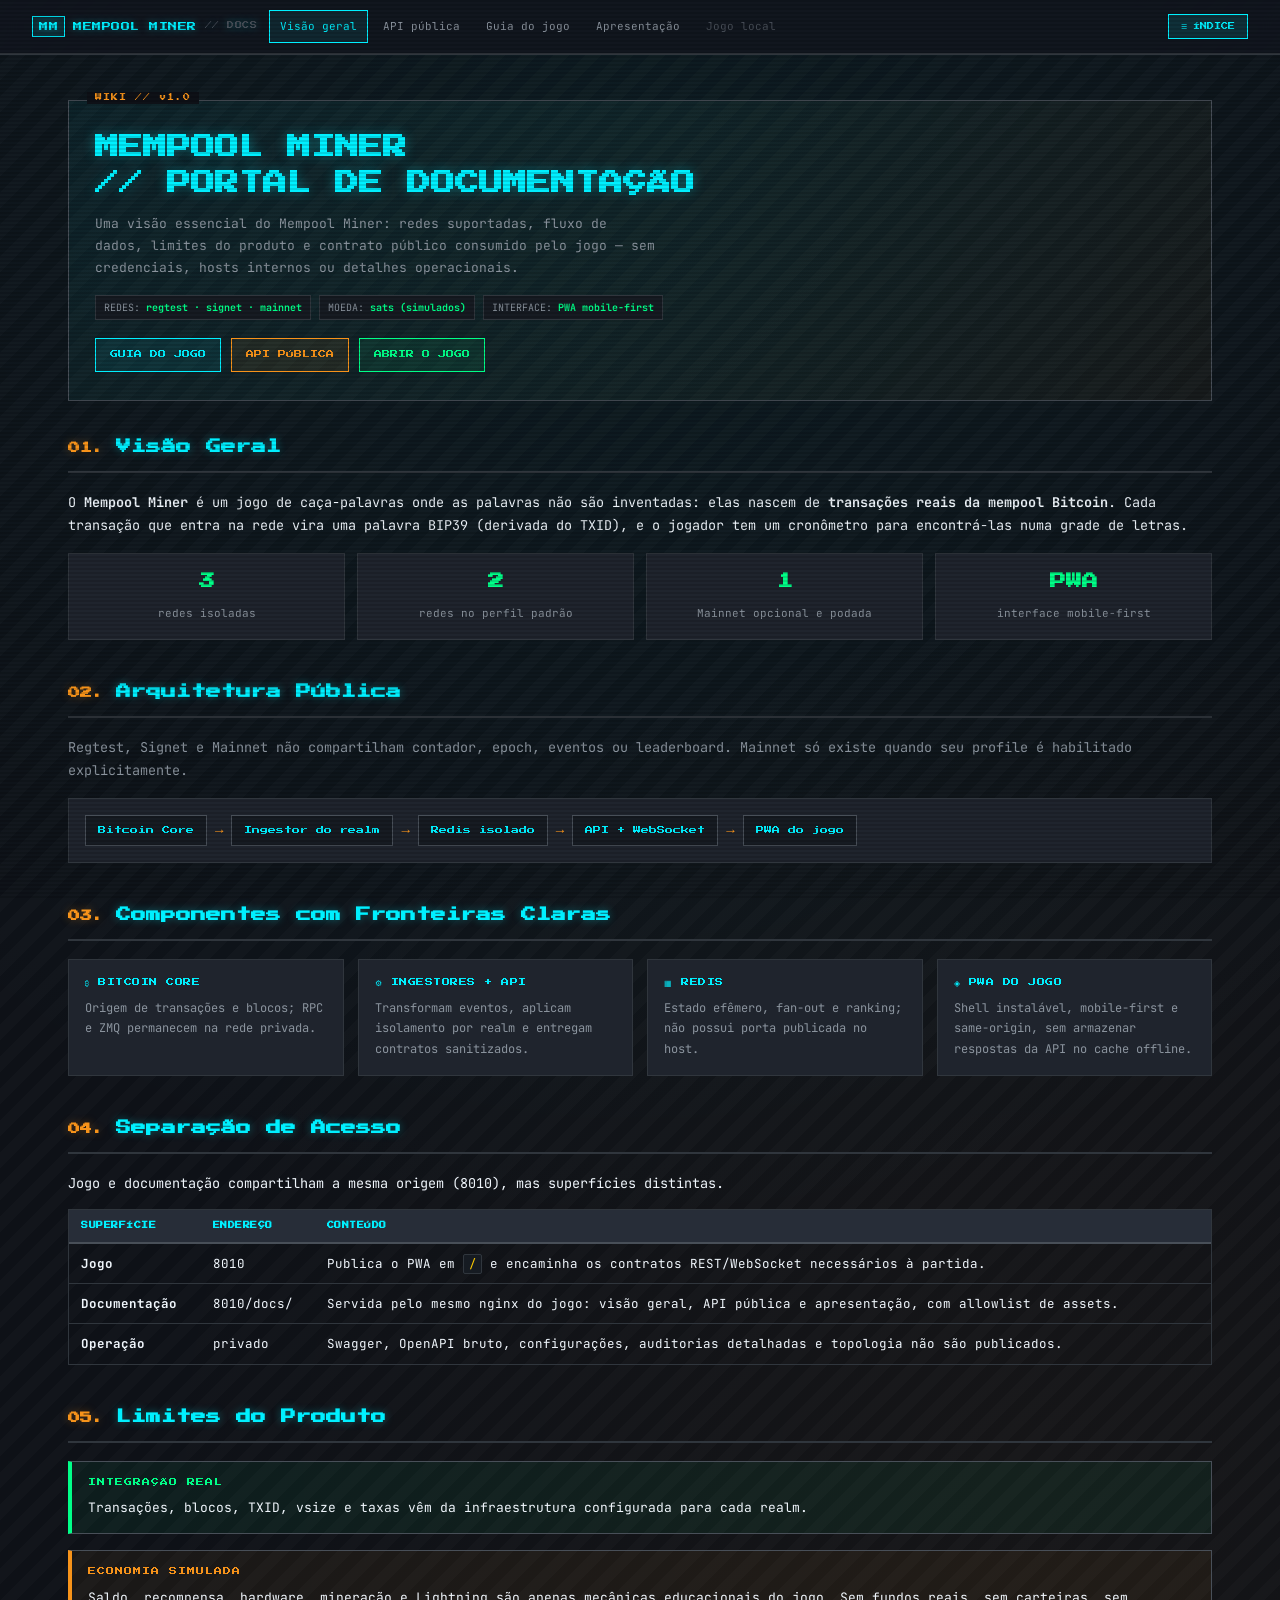
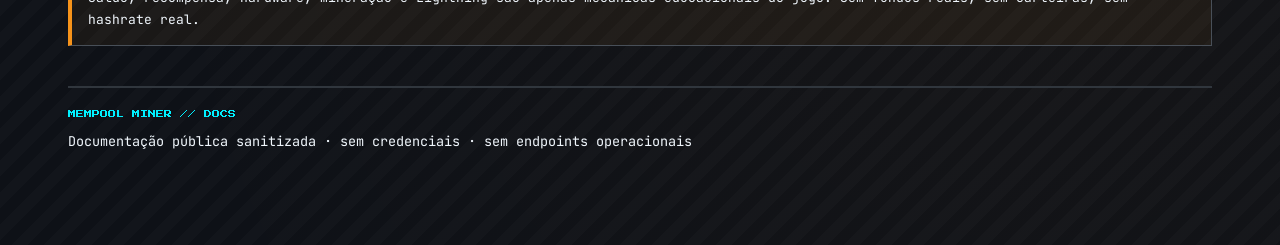
<file: docs/index.html>
<!DOCTYPE html>
<html lang="pt-BR">
<head>
    <meta charset="UTF-8">
    <meta name="viewport" content="width=device-width, initial-scale=1.0">
    <meta name="description" content="Visão pública e sanitizada da arquitetura do Mempool Miner.">
    <title>MEMPOOL MINER // DOCS</title>
    <link rel="stylesheet" href="/docs/wiki.css">
</head>
<body>
    <nav>
        <a href="/docs/" class="nav-brand"><span class="sys-box">MM</span> MEMPOOL MINER <span class="nav-suffix">// DOCS</span></a>
        <div class="nav-links">
            <a href="/docs/" class="active">Visão geral</a>
            <a href="/docs/api/">API pública</a>
            <a href="/docs/apresentacao/">Guia do jogo</a>
            <a href="../land_page.html">Apresentação</a>
            <a href="http://localhost:8010/" class="ext">Jogo local</a>
        </div>
        <div class="nav-tools">
            <button class="btn-menu" id="btn-menu" aria-expanded="false" aria-controls="side-menu">☰ <span class="menu-label-text">ÍNDICE</span></button>
        </div>
    </nav>

    <aside class="side-menu" id="side-menu" aria-label="Índice da documentação">
        <div class="menu-head">ÍNDICE <button class="menu-close" id="menu-close" aria-label="Fechar índice">✕</button></div>
        <ul>
            <li class="menu-label">Portal</li>
            <li><a href="#visao-geral">01 · Visão Geral</a></li>
            <li><a href="#arquitetura">02 · Arquitetura Pública</a></li>
            <li><a href="#componentes">03 · Componentes</a></li>
            <li><a href="#acesso">04 · Separação de Acesso</a></li>
            <li><a href="#limites">05 · Limites do Produto</a></li>
            <li class="menu-sep"></li>
            <li class="menu-label">Navegação</li>
            <li><a href="/docs/api/">API pública</a></li>
            <li><a href="/docs/apresentacao/">Guia do jogo</a></li>
            <li><a href="http://localhost:8010/">Jogo local</a></li>
        </ul>
    </aside>

    <main class="wiki" id="topo">
        <div class="wiki-hero">
            <h1>MEMPOOL MINER<br>// PORTAL DE DOCUMENTAÇÃO</h1>
            <p>Uma visão essencial do Mempool Miner: redes suportadas, fluxo de dados, limites do produto e contrato público consumido pelo jogo — sem credenciais, hosts internos ou detalhes operacionais.</p>
            <div class="hero-meta">
                <span>REDES: <b>regtest · signet · mainnet</b></span>
                <span>MOEDA: <b>sats (simulados)</b></span>
                <span>INTERFACE: <b>PWA mobile-first</b></span>
            </div>
            <div class="hero-actions">
                <a href="/docs/apresentacao/">GUIA DO JOGO</a>
                <a href="/docs/api/" class="amber">API PÚBLICA</a>
                <a href="http://localhost:8010/" class="green">ABRIR O JOGO</a>
            </div>
        </div>

        <div class="no-results" id="no-results">Nenhuma seção corresponde à busca. Tente outro termo.</div>

        <!-- ============ 01 · VISÃO GERAL ============ -->
        <section class="section-block" id="visao-geral">
            <h2 class="section-title"><span class="num">01.</span><span class="hl">Visão Geral</span></h2>
            <p>O <b>Mempool Miner</b> é um jogo de caça-palavras onde as palavras não são inventadas: elas nascem de <b>transações reais da mempool Bitcoin</b>. Cada transação que entra na rede vira uma palavra BIP39 (derivada do TXID), e o jogador tem um cronômetro para encontrá-las numa grade de letras.</p>
            <div class="metric-row">
                <div class="metric"><strong>3</strong><span>redes isoladas</span></div>
                <div class="metric"><strong>2</strong><span>redes no perfil padrão</span></div>
                <div class="metric"><strong>1</strong><span>Mainnet opcional e podada</span></div>
                <div class="metric"><strong>PWA</strong><span>interface mobile-first</span></div>
            </div>
        </section>

        <!-- ============ 02 · ARQUITETURA PÚBLICA ============ -->
        <section class="section-block" id="arquitetura">
            <h2 class="section-title"><span class="num">02.</span><span class="hl">Arquitetura Pública</span></h2>
            <p class="dim">Regtest, Signet e Mainnet não compartilham contador, epoch, eventos ou leaderboard. Mainnet só existe quando seu profile é habilitado explicitamente.</p>
            <div class="flow" aria-label="Fluxo de um realm Bitcoin até o navegador">
                <div class="flow-node">Bitcoin Core</div><div class="flow-arrow">→</div>
                <div class="flow-node">Ingestor do realm</div><div class="flow-arrow">→</div>
                <div class="flow-node">Redis isolado</div><div class="flow-arrow">→</div>
                <div class="flow-node">API + WebSocket</div><div class="flow-arrow">→</div>
                <div class="flow-node">PWA do jogo</div>
            </div>
        </section>

        <!-- ============ 03 · COMPONENTES ============ -->
        <section class="section-block" id="componentes">
            <h2 class="section-title"><span class="num">03.</span><span class="hl">Componentes com Fronteiras Claras</span></h2>
            <div class="card-grid">
                <div class="info-card"><div class="ic-title">₿ BITCOIN CORE</div><p>Origem de transações e blocos; RPC e ZMQ permanecem na rede privada.</p></div>
                <div class="info-card"><div class="ic-title">⚙ INGESTORES + API</div><p>Transformam eventos, aplicam isolamento por realm e entregam contratos sanitizados.</p></div>
                <div class="info-card"><div class="ic-title">▦ REDIS</div><p>Estado efêmero, fan-out e ranking; não possui porta publicada no host.</p></div>
                <div class="info-card"><div class="ic-title">◈ PWA DO JOGO</div><p>Shell instalável, mobile-first e same-origin, sem armazenar respostas da API no cache offline.</p></div>
            </div>
        </section>

        <!-- ============ 04 · SEPARAÇÃO DE ACESSO ============ -->
        <section class="section-block" id="acesso">
            <h2 class="section-title"><span class="num">04.</span><span class="hl">Separação de Acesso</span></h2>
            <p>Jogo e documentação compartilham a mesma origem (8010), mas superfícies distintas.</p>
            <div class="table-wrap"><table>
                <tr><th>Superfície</th><th>Endereço</th><th>Conteúdo</th></tr>
                <tr><td><b>Jogo</b></td><td>8010</td><td>Publica o PWA em <code>/</code> e encaminha os contratos REST/WebSocket necessários à partida.</td></tr>
                <tr><td><b>Documentação</b></td><td>8010/docs/</td><td>Servida pelo mesmo nginx do jogo: visão geral, API pública e apresentação, com allowlist de assets.</td></tr>
                <tr><td><b>Operação</b></td><td>privado</td><td>Swagger, OpenAPI bruto, configurações, auditorias detalhadas e topologia não são publicados.</td></tr>
            </table></div>
        </section>

        <!-- ============ 05 · LIMITES DO PRODUTO ============ -->
        <section class="section-block" id="limites">
            <h2 class="section-title"><span class="num">05.</span><span class="hl">Limites do Produto</span></h2>
            <div class="callout green"><div class="callout-title">INTEGRAÇÃO REAL</div>Transações, blocos, TXID, vsize e taxas vêm da infraestrutura configurada para cada realm.</div>
            <div class="callout amber"><div class="callout-title">ECONOMIA SIMULADA</div>Saldo, recompensa, hardware, mineração e Lightning são apenas mecânicas educacionais do jogo. Sem fundos reais, sem carteiras, sem hashrate real.</div>
        </section>

        <footer>
            <div class="foot-brand">MEMPOOL MINER // DOCS</div>
            <p>Documentação pública sanitizada · sem credenciais · sem endpoints operacionais</p>
        </footer>
    </main>

    <button class="back-to-top" id="back-to-top" aria-label="Voltar ao início">↑</button>
    <script src="/docs/wiki.js"></script>
</body>
</html>
</file>
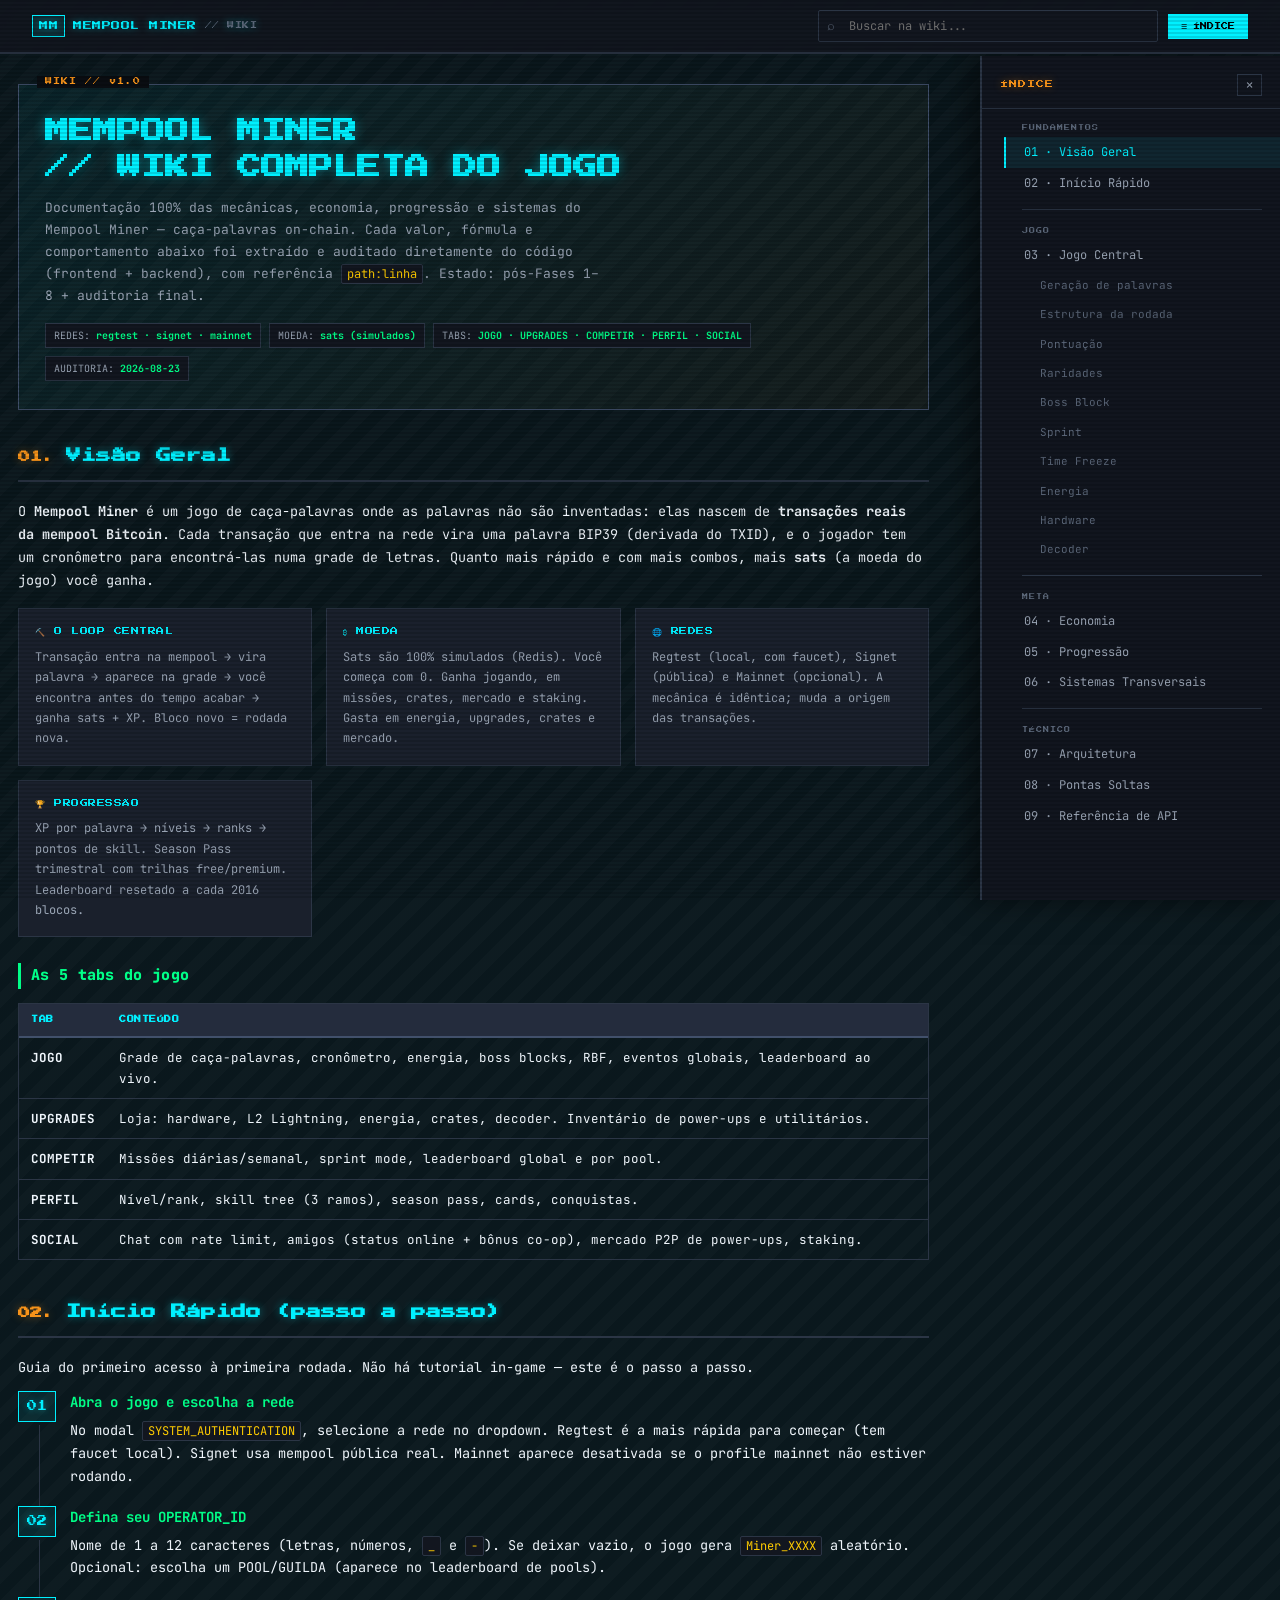
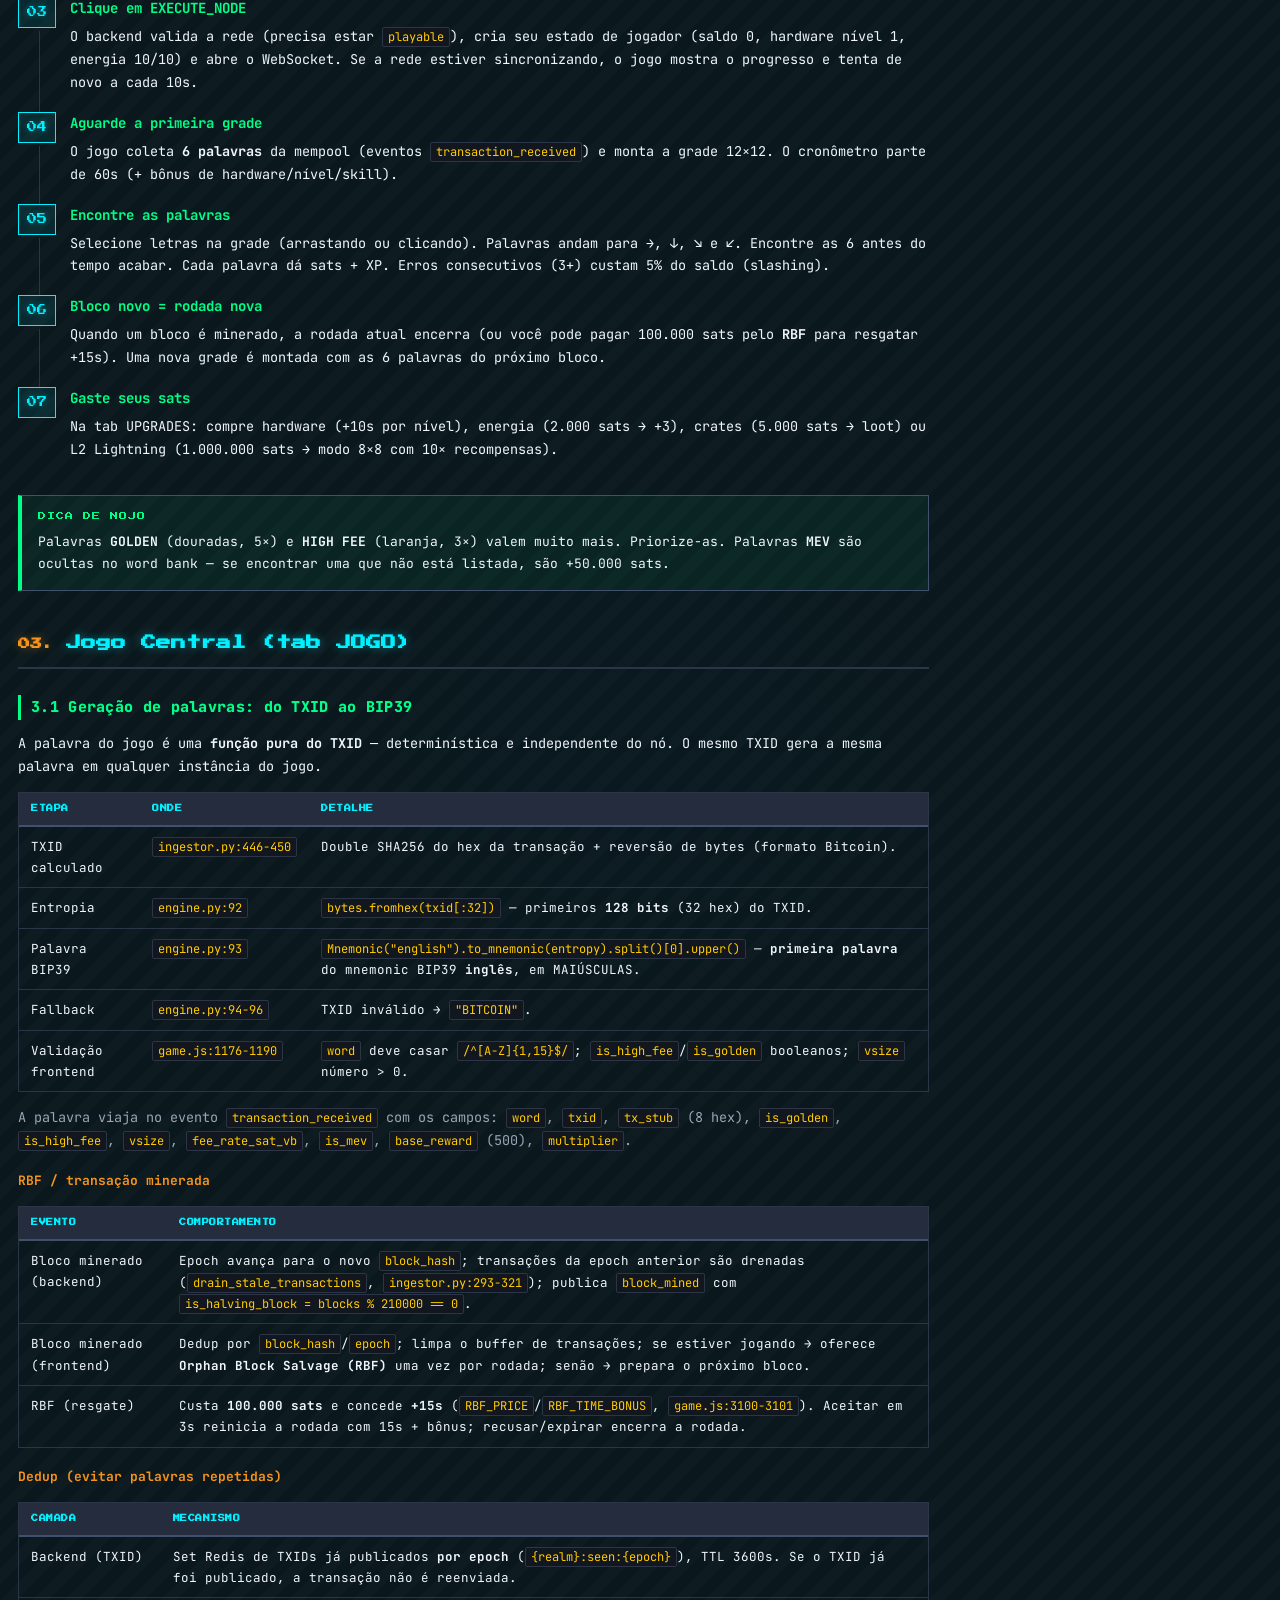
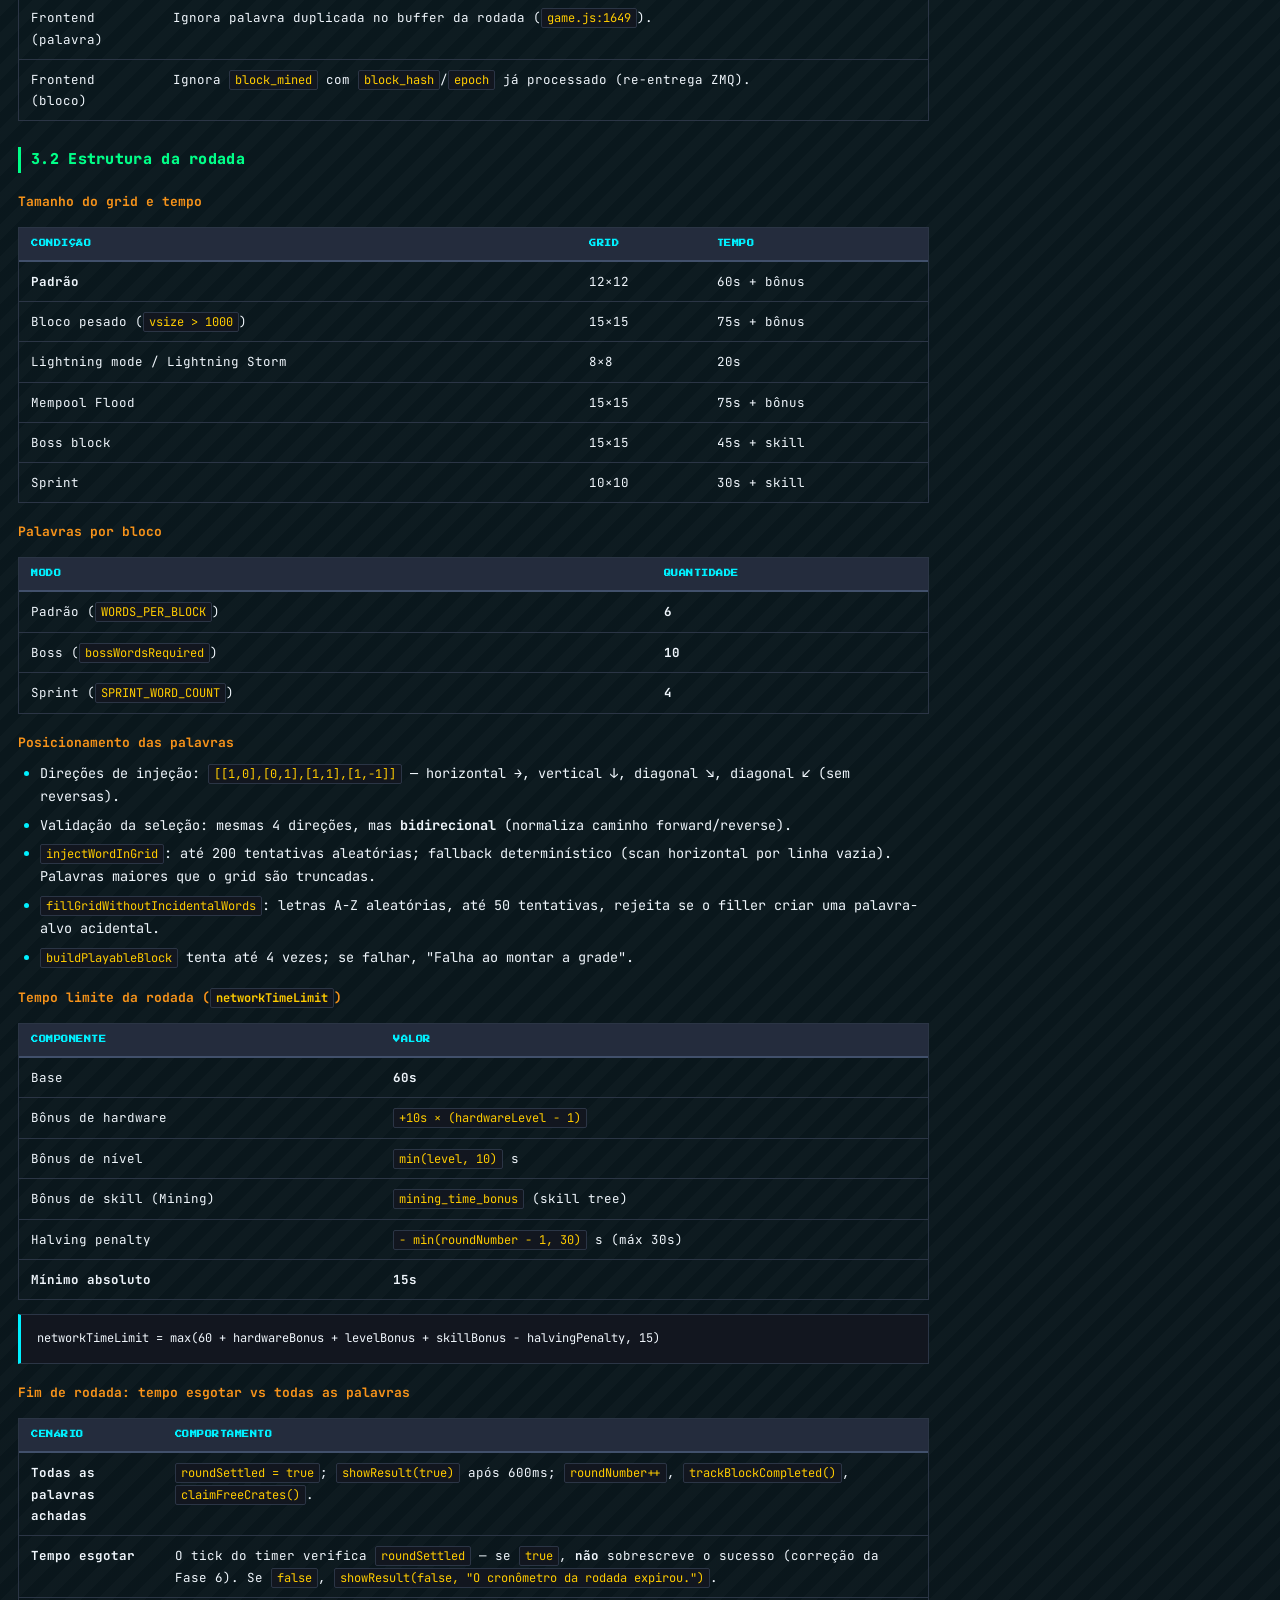
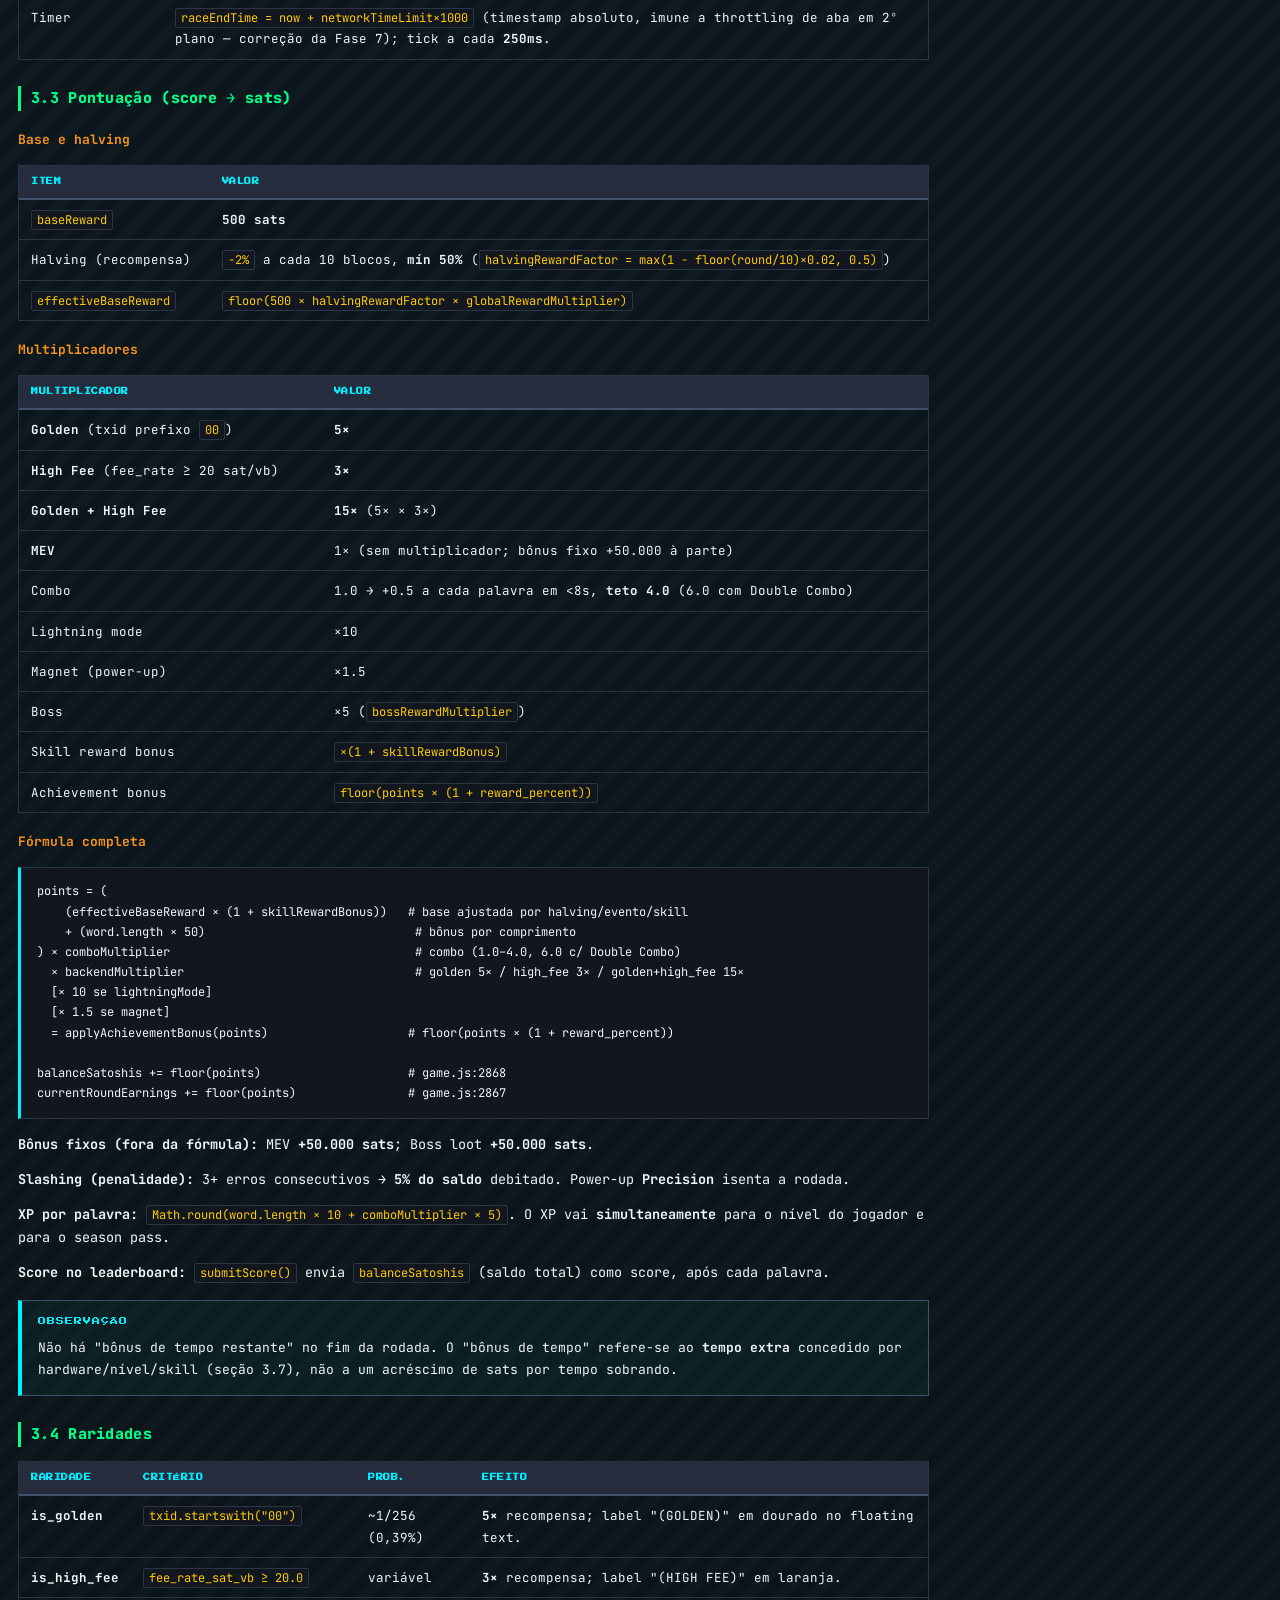
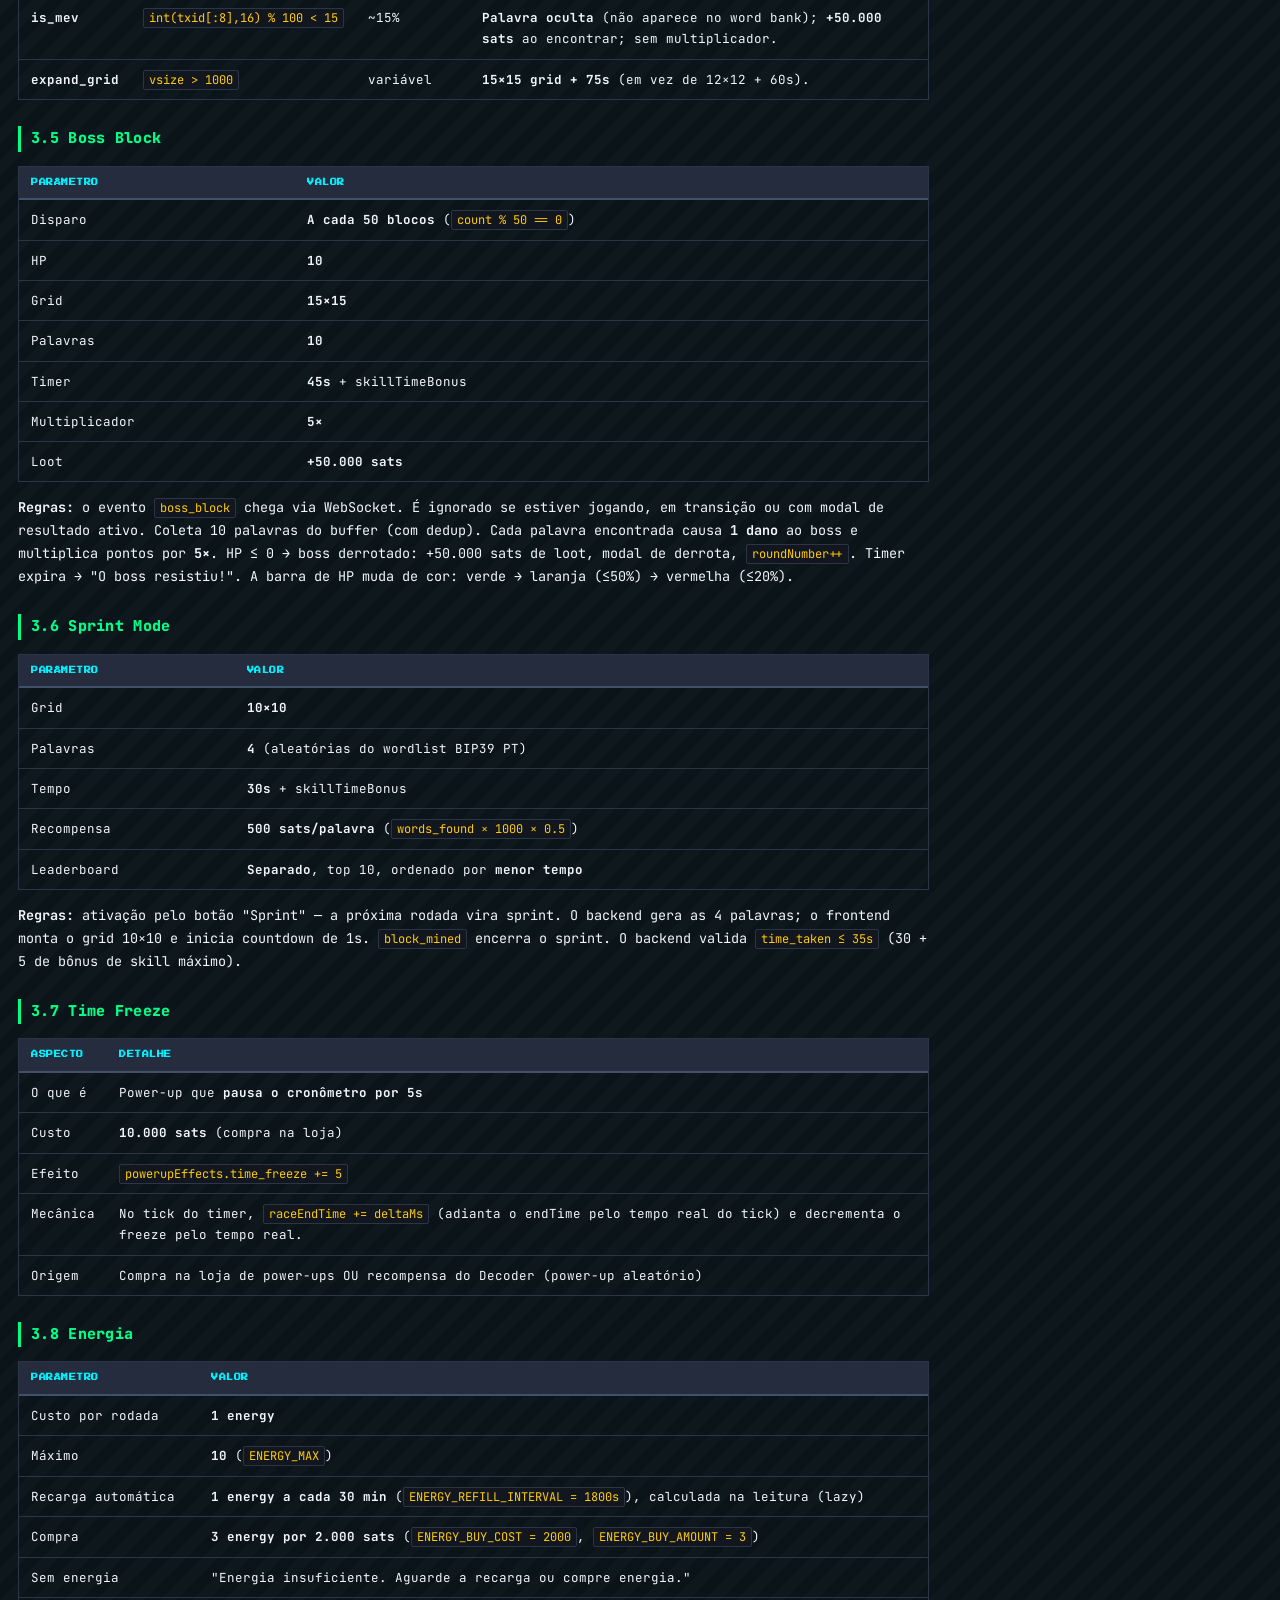
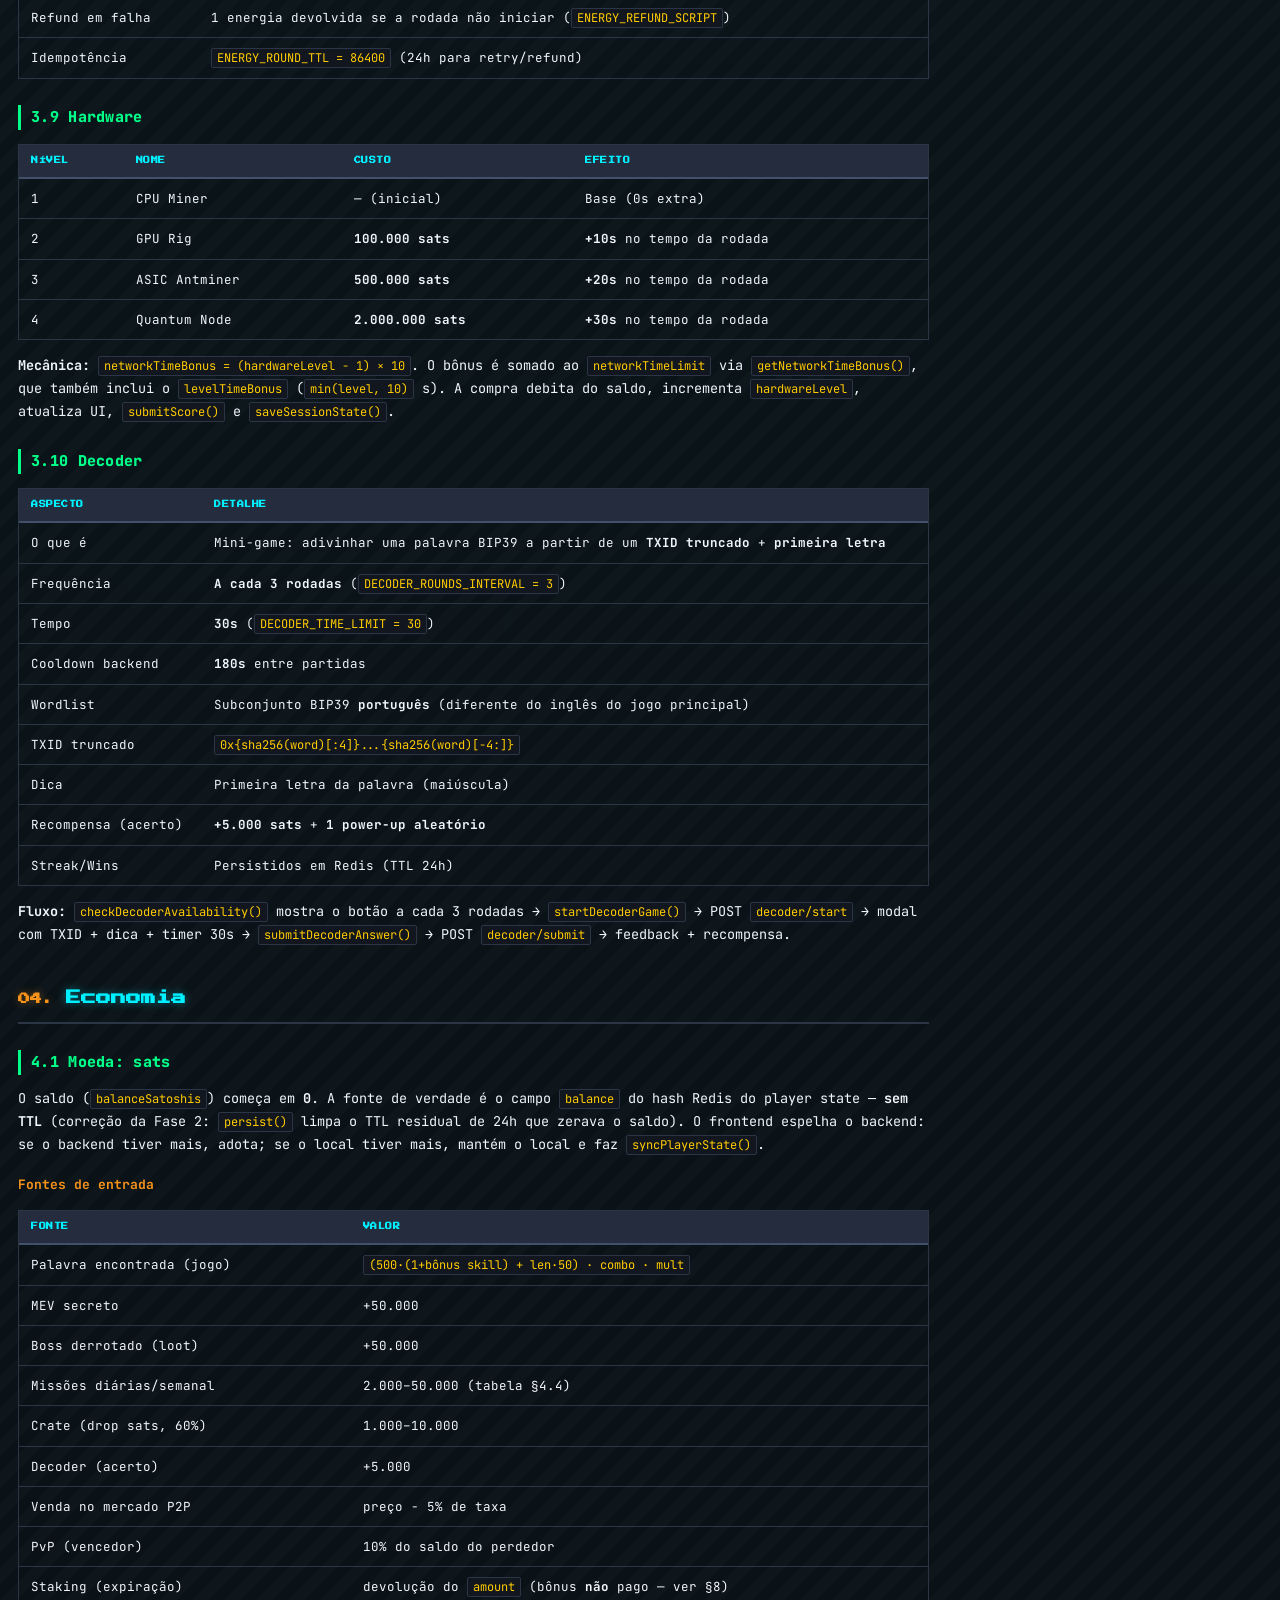
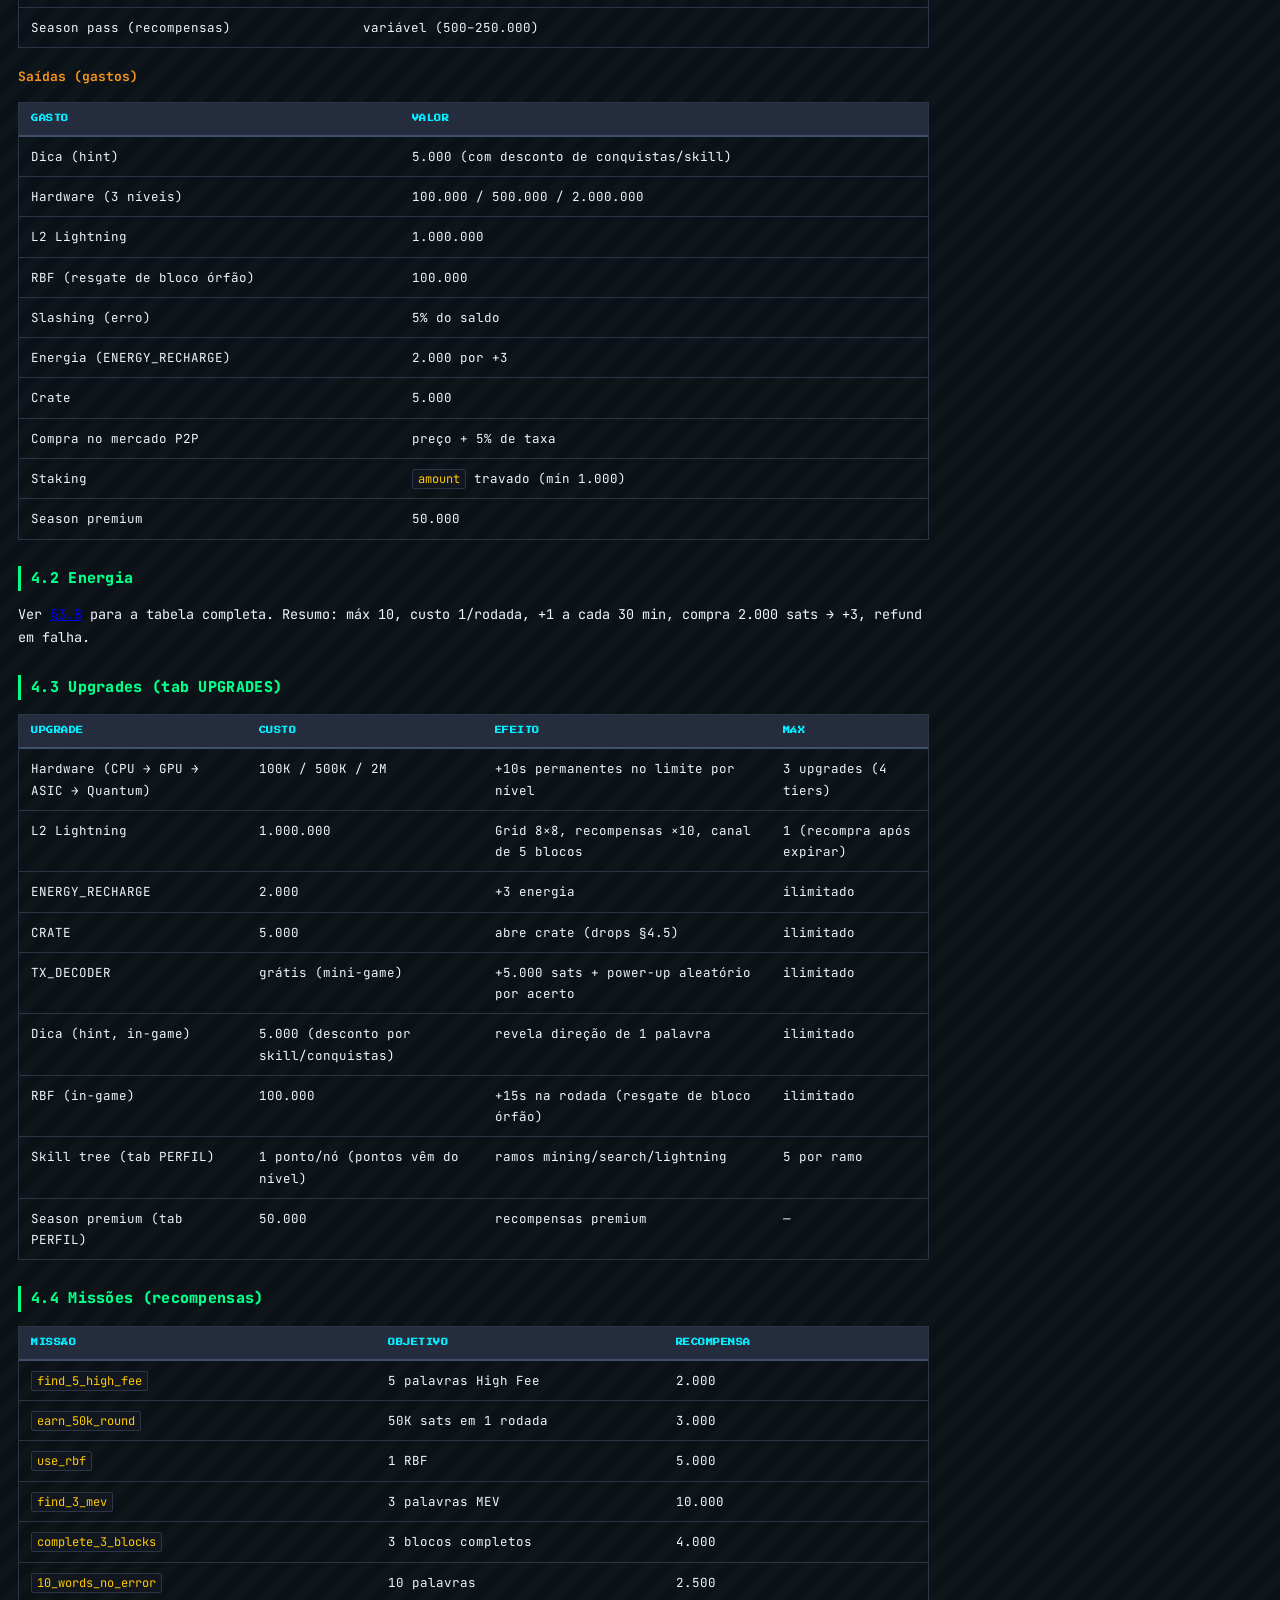
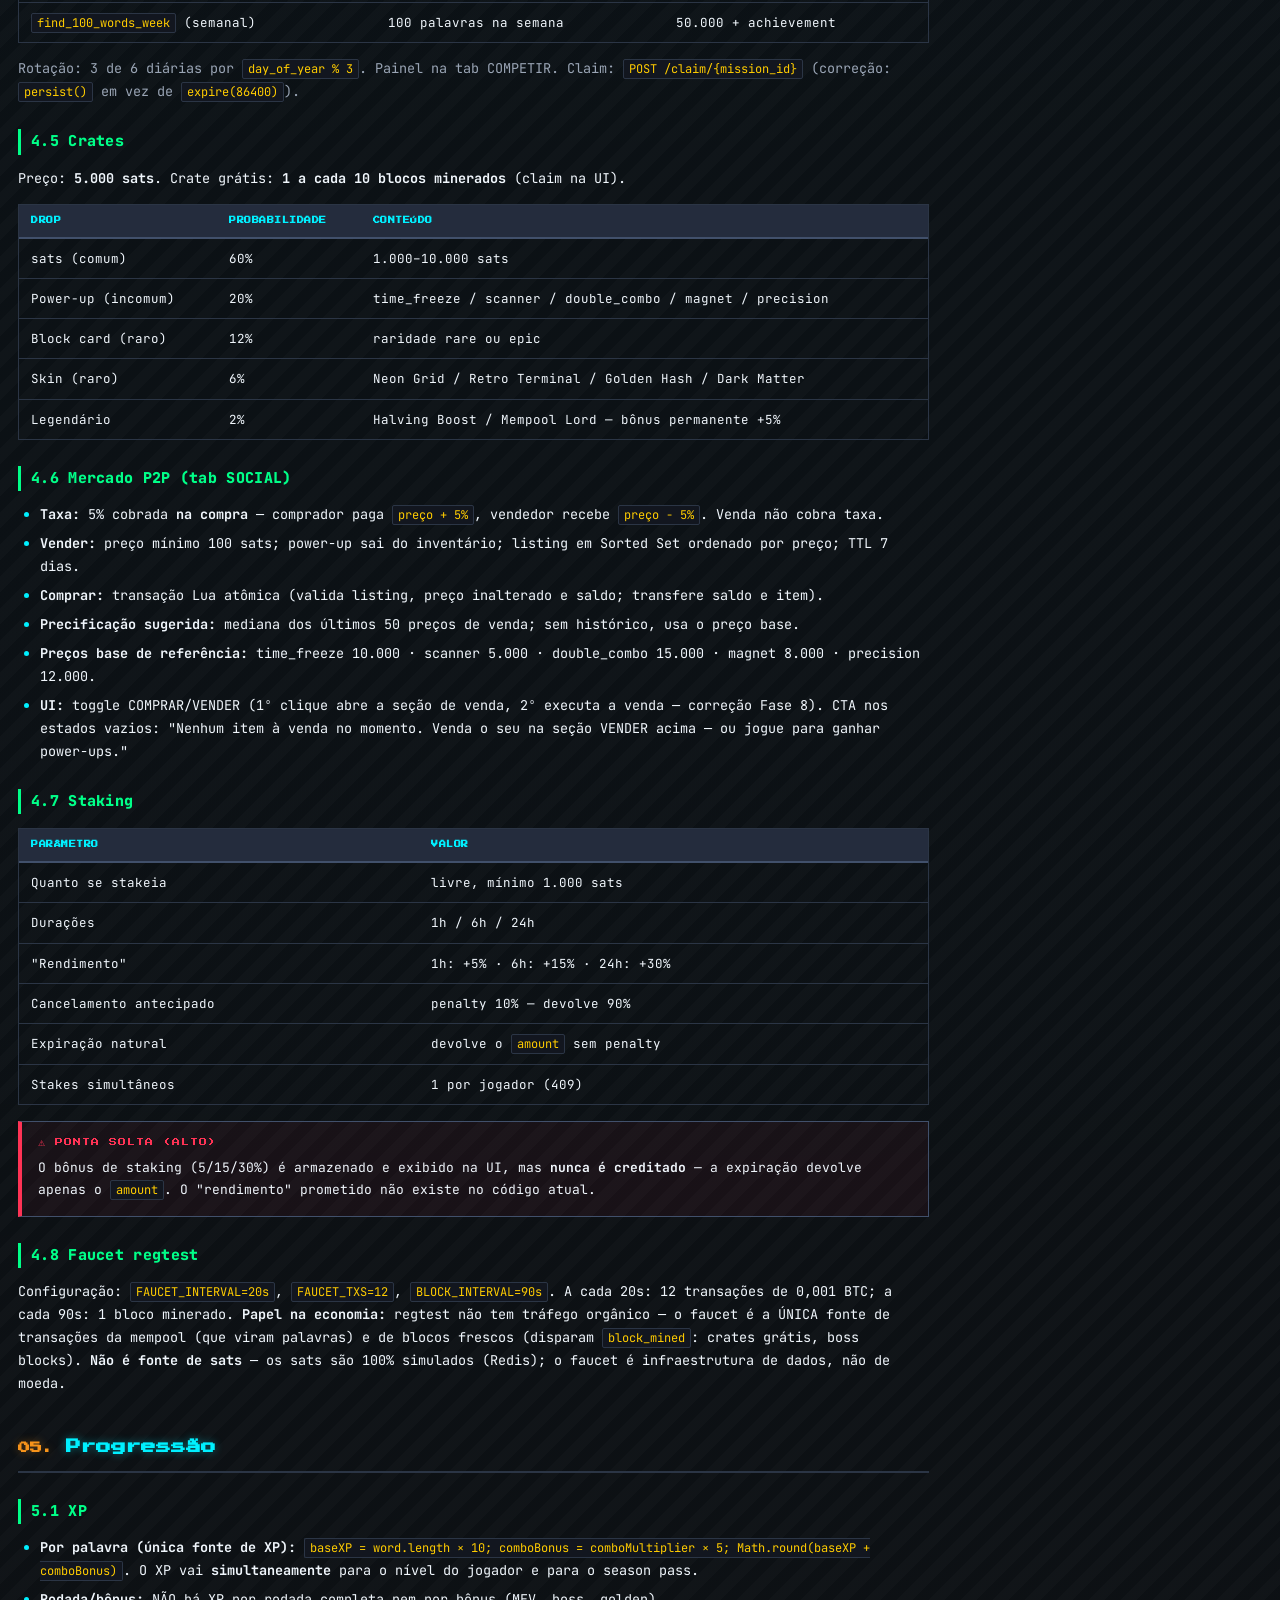
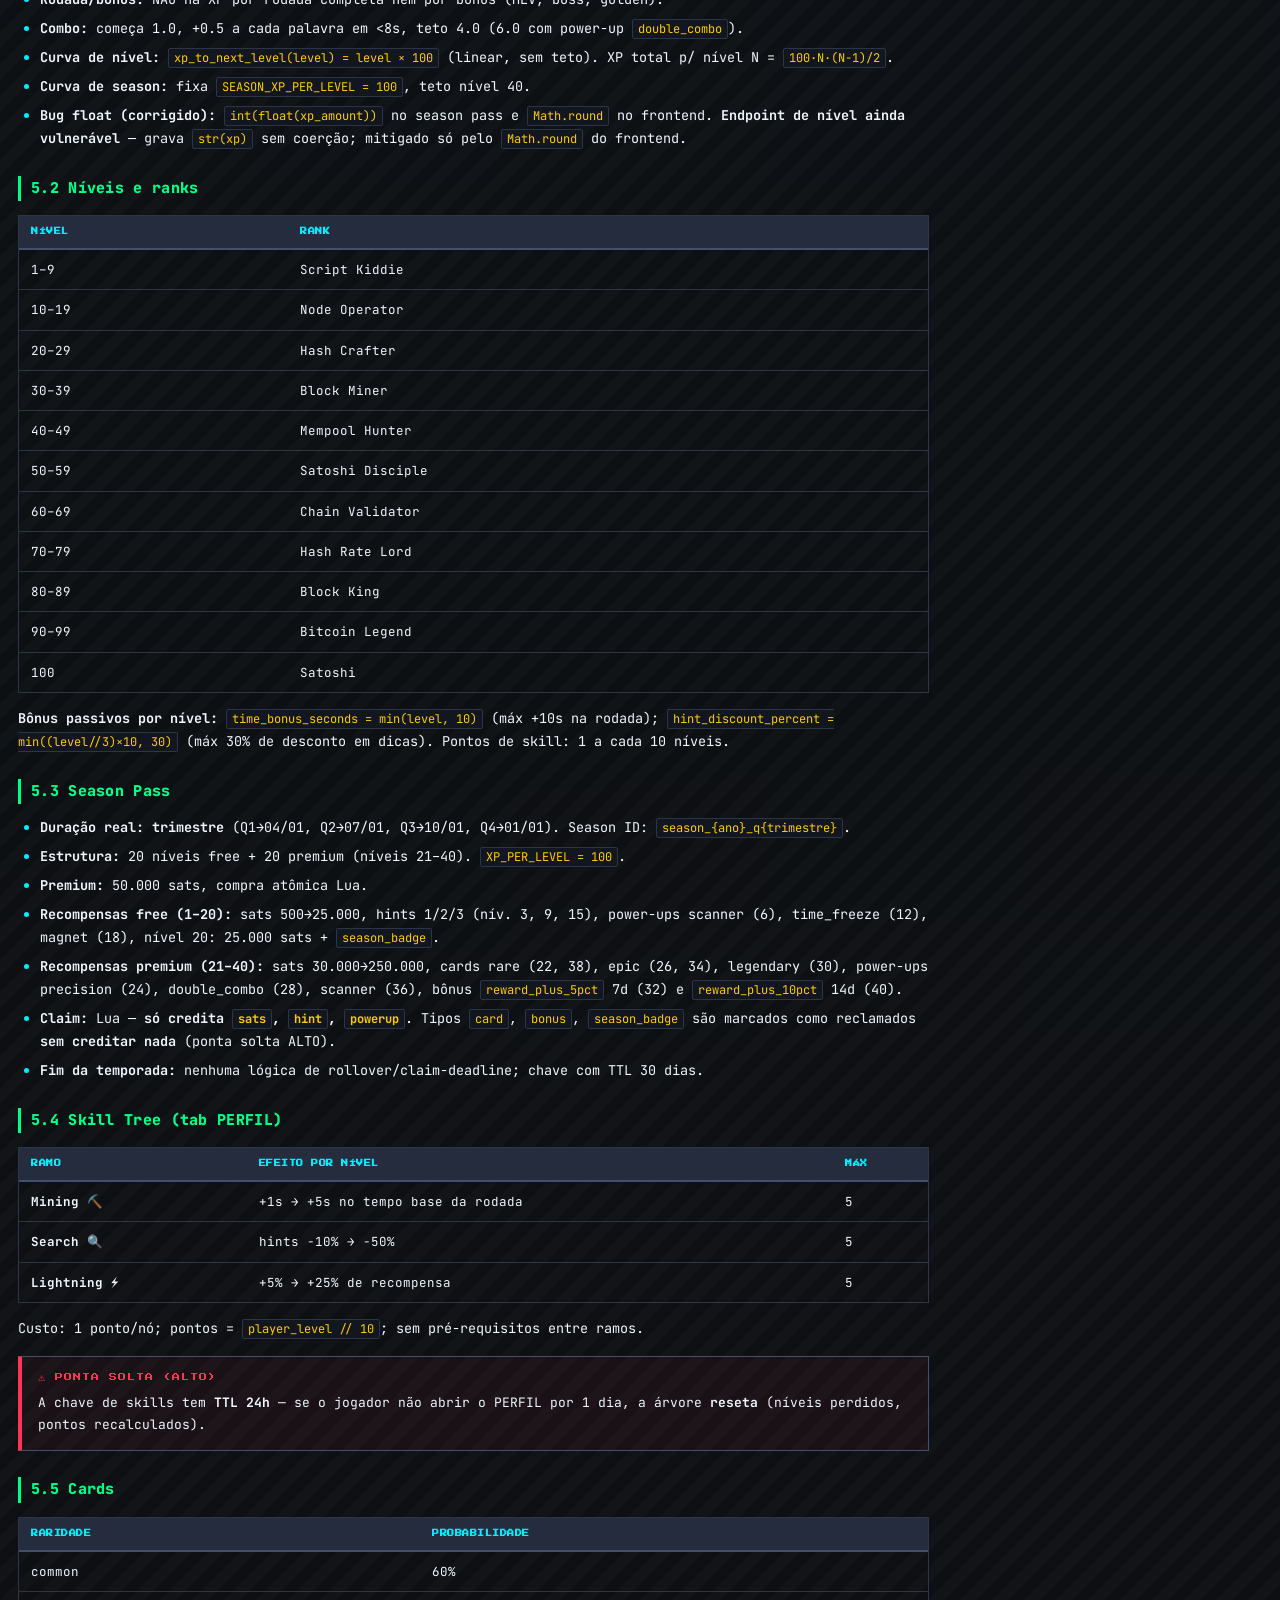
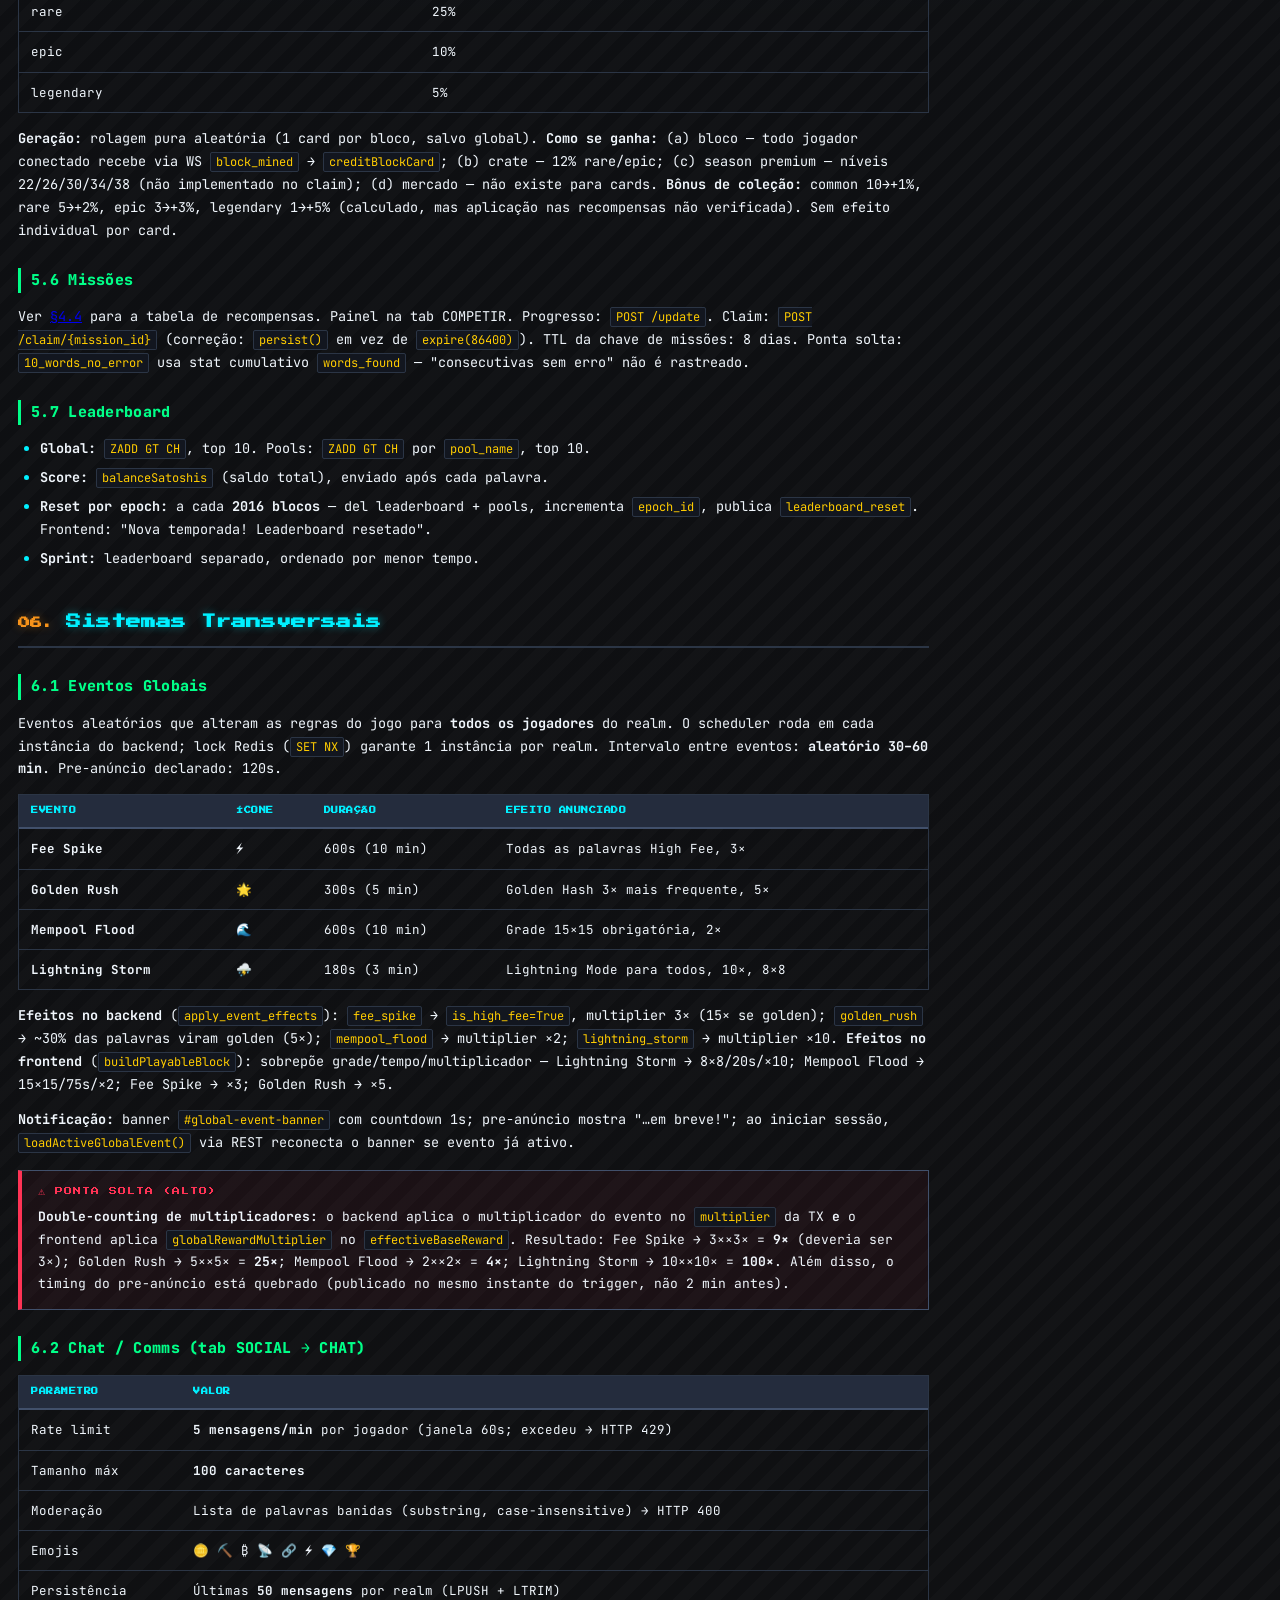
<file: guia-apresentacao.html>
<!DOCTYPE html>
<html lang="pt-BR">
<head>
    <meta charset="UTF-8">
    <meta name="viewport" content="width=device-width, initial-scale=1.0">
    <title>MEMPOOL MINER // WIKI_DO_JOGO</title>
    <link href="https://fonts.googleapis.com/css2?family=JetBrains+Mono:wght@400;500;700;800&family=Press+Start+2P&family=VT323&display=swap" rel="stylesheet">
    <style>
        :root {
            --bg-void: #0a0d12;
            --hull-dark: #12161f;
            --hull-panel: #1a202c;
            --hull-surface: #242c3d;
            --hull-accent: #2e384d;
            --border-dim: #2b3545;
            --border-hi: #41506b;
            --border-glow: rgba(0, 240, 255, 0.4);
            --border-glow-amber: rgba(247, 147, 26, 0.4);
            --border-glow-green: rgba(0, 255, 136, 0.4);
            --text-main: #f0f6fc;
            --text-dim: #9aa5b5;
            --text-dark: #5c687a;
            --neon-cyan: #00f0ff;
            --neon-green: #00ff88;
            --neon-amber: #f7931a;
            --neon-red: #ff3355;
            --neon-magenta: #f000ff;
            --neon-gold: #ffcc00;
            --neon-blue: #3b82f6;
            --f-tech: 'JetBrains Mono', monospace;
            --f-pixel: 'Press Start 2P', monospace;
            --f-data: 'VT323', monospace;
            --menu-w: 300px;
        }
        * { box-sizing: border-box; margin: 0; padding: 0; scroll-behavior: smooth; }
        html { scroll-padding-top: 80px; }
        body {
            background-color: var(--bg-void);
            color: var(--text-main);
            font-family: var(--f-tech);
            line-height: 1.7;
            overflow-x: hidden;
            font-size: 14px;
            background-image:
                linear-gradient(135deg, rgba(255,255,255,0.015) 25%, transparent 25%, transparent 50%, rgba(255,255,255,0.015) 50%, rgba(255,255,255,0.015) 75%, transparent 75%, transparent),
                radial-gradient(circle at 50% 10%, rgba(0, 240, 255, 0.05) 0%, transparent 60%),
                radial-gradient(circle at 80% 80%, rgba(247, 147, 26, 0.03) 0%, transparent 50%);
            background-size: 32px 32px, 100% 100%, 100% 100%;
        }
        body::after {
            content: '';
            position: fixed; inset: 0;
            background: repeating-linear-gradient(0deg, transparent 0, transparent 2px, rgba(0,0,0,0.12) 2px, rgba(0,0,0,0.12) 4px);
            pointer-events: none; z-index: 9999;
        }
        ::-webkit-scrollbar { width: 6px; height: 6px; }
        ::-webkit-scrollbar-track { background: var(--bg-void); }
        ::-webkit-scrollbar-thumb { background: var(--border-hi); border-radius: 2px; }
        ::-webkit-scrollbar-thumb:hover { background: var(--neon-cyan); }

        /* ===== NAV (topo) ===== */
        nav {
            position: fixed; top: 0; left: 0; width: 100%;
            background: rgba(18, 22, 31, 0.96);
            backdrop-filter: blur(10px);
            border-bottom: 2px solid var(--border-dim);
            padding: 10px clamp(12px, 2.5vw, 32px);
            display: flex; justify-content: space-between; align-items: center; gap: 12px;
            z-index: 1000;
        }
        .nav-brand {
            font-family: var(--f-pixel); font-size: 9px; color: var(--neon-cyan);
            display: flex; align-items: center; gap: 8px; text-decoration: none;
            letter-spacing: 0.5px; text-shadow: 0 0 8px var(--border-glow);
            white-space: nowrap;
        }
        .nav-brand span.sys-box {
            border: 1px solid var(--neon-cyan); padding: 2px 6px;
            background: rgba(0, 240, 255, 0.1); color: var(--neon-cyan);
        }
        .nav-tools { display: flex; gap: 10px; align-items: center; flex: 1; justify-content: flex-end; }
        .search-wrap { position: relative; flex: 1; max-width: 340px; }
        .search-wrap input {
            width: 100%; background: var(--hull-dark); border: 1px solid var(--border-dim);
            color: var(--text-main); font-family: var(--f-tech); font-size: 12px;
            padding: 7px 10px 7px 30px; border-radius: 2px; outline: none; transition: 0.2s;
        }
        .search-wrap input:focus { border-color: var(--neon-cyan); box-shadow: 0 0 8px var(--border-glow); }
        .search-wrap .search-ico {
            position: absolute; left: 9px; top: 50%; transform: translateY(-50%);
            color: var(--text-dark); font-size: 13px; pointer-events: none;
        }
        .btn-menu {
            background: rgba(0, 240, 255, 0.12); color: var(--neon-cyan);
            border: 1px solid var(--neon-cyan); padding: 7px 12px;
            font-family: var(--f-pixel); font-size: 7px; cursor: pointer;
            display: inline-flex; align-items: center; gap: 6px; transition: all 0.2s;
            white-space: nowrap;
        }
        .btn-menu:hover { background: var(--neon-cyan); color: #000; box-shadow: 0 0 14px var(--border-glow); }
        .btn-menu.active { background: var(--neon-cyan); color: #000; }

        /* ===== MENU LATERAL (direita) ===== */
        .side-menu {
            position: fixed; top: 56px; right: 0; bottom: 0;
            width: var(--menu-w);
            background: rgba(18, 22, 31, 0.98);
            backdrop-filter: blur(10px);
            border-left: 2px solid var(--border-dim);
            transform: translateX(100%);
            transition: transform 0.28s ease;
            z-index: 900;
            overflow-y: auto;
            padding: 18px 0 40px 0;
        }
        .side-menu.open { transform: translateX(0); box-shadow: -8px 0 30px rgba(0,0,0,0.5); }
        .side-menu .menu-head {
            font-family: var(--f-pixel); font-size: 8px; color: var(--neon-amber);
            padding: 0 18px 12px 18px; border-bottom: 1px solid var(--border-dim);
            letter-spacing: 1px; text-shadow: 0 0 8px var(--border-glow-amber);
            display: flex; justify-content: space-between; align-items: center;
        }
        .side-menu .menu-close {
            background: none; border: 1px solid var(--border-dim); color: var(--text-dim);
            font-family: var(--f-tech); font-size: 12px; cursor: pointer; padding: 2px 8px;
            transition: 0.2s;
        }
        .side-menu .menu-close:hover { border-color: var(--neon-red); color: var(--neon-red); }
        .side-menu ul { list-style: none; padding: 8px 0; }
        .side-menu li { margin: 0; }
        .side-menu a {
            display: block; padding: 7px 18px; color: var(--text-dim); text-decoration: none;
            font-size: 12px; border-left: 2px solid transparent; transition: 0.15s;
            line-height: 1.4;
        }
        .side-menu a:hover { color: var(--neon-cyan); background: rgba(0,240,255,0.05); }
        .side-menu a.active { color: var(--neon-cyan); border-left-color: var(--neon-cyan); background: rgba(0,240,255,0.08); }
        .side-menu a.sub { padding-left: 34px; font-size: 11px; color: var(--text-dark); }
        .side-menu a.sub:hover { color: var(--neon-green); }
        .side-menu .menu-sep {
            height: 1px; background: var(--border-dim); margin: 10px 18px;
        }
        .side-menu .menu-label {
            font-family: var(--f-pixel); font-size: 6px; color: var(--text-dark);
            padding: 6px 18px 4px 18px; letter-spacing: 1px; text-transform: uppercase;
        }

        /* ===== CONTEÚDO (wiki) ===== */
        .wiki {
            max-width: 1080px;
            margin: 0; /* alinhado à esquerda, aproveita o espaço */
            padding: 84px clamp(16px, 4vw, 56px) 80px 18px;
            transition: margin-right 0.28s ease;
        }
        body.menu-open .wiki { margin-right: var(--menu-w); }

        .wiki-hero {
            border: 1px solid var(--border-hi);
            background: linear-gradient(135deg, rgba(0,240,255,0.06), rgba(247,147,26,0.04));
            padding: 28px 26px; margin-bottom: 34px;
            position: relative;
        }
        .wiki-hero::before {
            content: 'WIKI // v1.0'; position: absolute; top: -9px; left: 18px;
            background: var(--bg-void); padding: 0 8px;
            font-family: var(--f-pixel); font-size: 7px; color: var(--neon-amber);
            letter-spacing: 1px;
        }
        .wiki-hero h1 {
            font-family: var(--f-pixel); font-size: clamp(15px, 2.6vw, 24px);
            color: var(--neon-cyan); line-height: 1.5; margin-bottom: 12px;
            text-shadow: 0 0 12px var(--border-glow);
        }
        .wiki-hero p { color: var(--text-dim); font-size: 13px; max-width: 70ch; }
        .wiki-hero .hero-meta {
            display: flex; flex-wrap: wrap; gap: 8px; margin-top: 16px;
        }
        .wiki-hero .hero-meta span {
            font-size: 10px; color: var(--text-dim); border: 1px solid var(--border-dim);
            padding: 3px 8px; background: var(--hull-dark);
        }
        .wiki-hero .hero-meta span b { color: var(--neon-green); font-weight: 700; }

        .section-block { margin-bottom: 40px; scroll-margin-top: 76px; }
        .section-title {
            font-family: var(--f-pixel); font-size: clamp(11px, 1.6vw, 15px);
            color: var(--text-main); line-height: 1.6; margin-bottom: 18px;
            padding-bottom: 12px; border-bottom: 2px solid var(--border-dim);
            display: flex; gap: 12px; align-items: baseline;
        }
        .section-title .num { color: var(--neon-amber); font-size: 0.8em; text-shadow: 0 0 8px var(--border-glow-amber); }
        .section-title .hl { color: var(--neon-cyan); text-shadow: 0 0 8px var(--border-glow); }

        h3 {
            font-family: var(--f-tech); font-size: 15px; font-weight: 800;
            color: var(--neon-green); margin: 26px 0 12px 0;
            padding-left: 10px; border-left: 3px solid var(--neon-green);
            letter-spacing: 0.3px;
        }
        h4 {
            font-family: var(--f-tech); font-size: 13px; font-weight: 700;
            color: var(--neon-amber); margin: 18px 0 8px 0;
        }
        p { margin-bottom: 12px; color: var(--text-main); font-size: 13.5px; }
        p.dim, .dim { color: var(--text-dim); }
        ul, ol { margin: 0 0 14px 22px; color: var(--text-main); font-size: 13.5px; }
        li { margin-bottom: 6px; }
        li::marker { color: var(--neon-cyan); }
        code {
            font-family: var(--f-tech); font-size: 12px; color: var(--neon-gold);
            background: var(--hull-dark); padding: 1px 5px; border: 1px solid var(--border-dim);
            border-radius: 2px;
        }
        pre {
            background: var(--hull-dark); border: 1px solid var(--border-dim);
            border-left: 3px solid var(--neon-cyan);
            padding: 14px 16px; margin: 14px 0; overflow-x: auto;
            font-size: 12px; line-height: 1.6; color: var(--text-main);
        }
        pre code { background: none; border: none; padding: 0; color: inherit; }

        /* Tabelas wiki */
        .table-wrap { overflow-x: auto; margin: 14px 0; border: 1px solid var(--border-dim); }
        table { width: 100%; border-collapse: collapse; font-size: 12.5px; }
        th {
            background: var(--hull-surface); color: var(--neon-cyan);
            font-family: var(--f-pixel); font-size: 7px; letter-spacing: 0.5px;
            text-align: left; padding: 10px 12px; border-bottom: 2px solid var(--border-hi);
            text-transform: uppercase; white-space: nowrap;
        }
        td { padding: 9px 12px; border-bottom: 1px solid var(--border-dim); color: var(--text-main); vertical-align: top; }
        tr:last-child td { border-bottom: none; }
        tr:hover td { background: rgba(0,240,255,0.03); }
        td code { white-space: nowrap; }

        /* Caixas de destaque */
        .callout {
            border: 1px solid var(--border-hi); border-left: 4px solid var(--neon-cyan);
            background: rgba(0,240,255,0.04); padding: 14px 16px; margin: 16px 0;
            font-size: 13px;
        }
        .callout.amber { border-left-color: var(--neon-amber); background: rgba(247,147,26,0.05); }
        .callout.green { border-left-color: var(--neon-green); background: rgba(0,255,136,0.05); }
        .callout.red { border-left-color: var(--neon-red); background: rgba(255,51,85,0.05); }
        .callout .callout-title {
            font-family: var(--f-pixel); font-size: 8px; margin-bottom: 8px; letter-spacing: 1px;
        }
        .callout .callout-title.cyan { color: var(--neon-cyan); }
        .callout.amber .callout-title { color: var(--neon-amber); }
        .callout.green .callout-title { color: var(--neon-green); }
        .callout.red .callout-title { color: var(--neon-red); }

        /* Passos (guia passo a passo) */
        .steps { counter-reset: step; list-style: none; margin-left: 0; }
        .steps > li {
            counter-increment: step; position: relative;
            padding: 0 0 18px 52px; margin-bottom: 0;
        }
        .steps > li::before {
            content: counter(step, decimal-leading-zero);
            position: absolute; left: 0; top: 0;
            font-family: var(--f-pixel); font-size: 10px; color: var(--neon-cyan);
            border: 1px solid var(--neon-cyan); padding: 6px 8px;
            background: rgba(0,240,255,0.08); text-shadow: 0 0 6px var(--border-glow);
        }
        .steps > li::after {
            content: ''; position: absolute; left: 21px; top: 34px; bottom: 0;
            width: 1px; background: var(--border-dim);
        }
        .steps > li:last-child::after { display: none; }
        .steps > li b.step-title { color: var(--neon-green); display: block; margin-bottom: 4px; font-size: 14px; }

        /* Severidade */
        .sev { font-family: var(--f-pixel); font-size: 7px; padding: 2px 7px; white-space: nowrap; }
        .sev-alto { color: var(--neon-red); border: 1px solid var(--neon-red); background: rgba(255,51,85,0.1); }
        .sev-medio { color: var(--neon-amber); border: 1px solid var(--neon-amber); background: rgba(247,147,26,0.1); }
        .sev-baixo { color: var(--text-dim); border: 1px solid var(--border-hi); background: var(--hull-dark); }

        /* Grid de cards (visão geral) */
        .card-grid { display: grid; grid-template-columns: repeat(auto-fill, minmax(240px, 1fr)); gap: 14px; margin: 16px 0; }
        .info-card {
            border: 1px solid var(--border-dim); background: var(--hull-panel);
            padding: 16px; transition: 0.2s;
        }
        .info-card:hover { border-color: var(--neon-cyan); box-shadow: 0 0 12px rgba(0,240,255,0.1); }
        .info-card .ic-title { font-family: var(--f-pixel); font-size: 8px; color: var(--neon-cyan); margin-bottom: 8px; letter-spacing: 0.5px; }
        .info-card p { font-size: 12px; color: var(--text-dim); margin: 0; }

        .no-results {
            display: none; text-align: left; padding: 30px; color: var(--text-dim);
            border: 1px dashed var(--border-hi); margin: 20px 0; font-size: 13px;
        }
        .no-results.show { display: block; }

        footer {
            border-top: 2px solid var(--border-dim); margin-top: 40px; padding-top: 20px;
            color: var(--text-dark); font-size: 11px;
        }
        footer .foot-brand { font-family: var(--f-pixel); font-size: 8px; color: var(--neon-cyan); margin-bottom: 8px; }

        /* ===== RESPONSIVO ===== */
        @media (max-width: 900px) {
            .side-menu { width: 86vw; max-width: 340px; top: 0; height: 100%; padding-top: 60px; }
            body.menu-open .wiki { margin-right: 0; }
            .wiki { padding: 76px 14px 60px 14px; }
            .nav-brand span.sys-box { display: none; }
        }
        @media (max-width: 560px) {
            body { font-size: 13px; }
            .search-wrap { max-width: 150px; }
            .btn-menu { padding: 7px 8px; }
            .btn-menu .menu-label-text { display: none; }
            .card-grid { grid-template-columns: 1fr; }
            .section-title { flex-direction: column; gap: 4px; }
        }
    </style>
</head>
<body>
    <nav>
        <a href="#topo" class="nav-brand"><span class="sys-box">MM</span> MEMPOOL MINER <span style="color:var(--text-dark);font-size:7px;">// WIKI</span></a>
        <div class="nav-tools">
            <div class="search-wrap">
                <span class="search-ico">⌕</span>
                <input type="text" id="wiki-search" placeholder="Buscar na wiki..." autocomplete="off" aria-label="Buscar na wiki">
            </div>
            <button class="btn-menu" id="btn-menu" aria-expanded="false" aria-controls="side-menu">☰ <span class="menu-label-text">ÍNDICE</span></button>
        </div>
    </nav>

    <aside class="side-menu" id="side-menu" aria-label="Índice da wiki">
        <div class="menu-head">ÍNDICE <button class="menu-close" id="menu-close" aria-label="Fechar índice">✕</button></div>
        <ul>
            <li class="menu-label">Fundamentos</li>
            <li><a href="#visao-geral">01 · Visão Geral</a></li>
            <li><a href="#inicio-rapido">02 · Início Rápido</a></li>
            <li class="menu-sep"></li>
            <li class="menu-label">Jogo</li>
            <li><a href="#jogo-central">03 · Jogo Central</a></li>
            <li><a class="sub" href="#geracao-palavras">Geração de palavras</a></li>
            <li><a class="sub" href="#estrutura-rodada">Estrutura da rodada</a></li>
            <li><a class="sub" href="#pontuacao">Pontuação</a></li>
            <li><a class="sub" href="#raridades">Raridades</a></li>
            <li><a class="sub" href="#boss-block">Boss Block</a></li>
            <li><a class="sub" href="#sprint">Sprint</a></li>
            <li><a class="sub" href="#time-freeze">Time Freeze</a></li>
            <li><a class="sub" href="#energia">Energia</a></li>
            <li><a class="sub" href="#hardware">Hardware</a></li>
            <li><a class="sub" href="#decoder">Decoder</a></li>
            <li class="menu-sep"></li>
            <li class="menu-label">Meta</li>
            <li><a href="#economia">04 · Economia</a></li>
            <li><a href="#progressao">05 · Progressão</a></li>
            <li><a href="#sistemas-transversais">06 · Sistemas Transversais</a></li>
            <li class="menu-sep"></li>
            <li class="menu-label">Técnico</li>
            <li><a href="#arquitetura">07 · Arquitetura</a></li>
            <li><a href="#pontas-soltas">08 · Pontas Soltas</a></li>
            <li><a href="#api">09 · Referência de API</a></li>
        </ul>
    </aside>

    <main class="wiki" id="topo">
        <div class="wiki-hero">
            <h1>MEMPOOL MINER<br>// WIKI COMPLETA DO JOGO</h1>
            <p>Documentação 100% das mecânicas, economia, progressão e sistemas do Mempool Miner — caça-palavras on-chain. Cada valor, fórmula e comportamento abaixo foi extraído e auditado diretamente do código (frontend + backend), com referência <code>path:linha</code>. Estado: pós-Fases 1–8 + auditoria final.</p>
            <div class="hero-meta">
                <span>REDES: <b>regtest · signet · mainnet</b></span>
                <span>MOEDA: <b>sats (simulados)</b></span>
                <span>TABS: <b>JOGO · UPGRADES · COMPETIR · PERFIL · SOCIAL</b></span>
                <span>AUDITORIA: <b>2026-08-23</b></span>
            </div>
        </div>

        <div class="no-results" id="no-results">Nenhuma seção corresponde à busca. Tente outro termo.</div>
        <!-- ============ 01 · VISÃO GERAL ============ -->
        <section class="section-block" id="visao-geral">
            <h2 class="section-title"><span class="num">01.</span><span class="hl">Visão Geral</span></h2>
            <p>O <b>Mempool Miner</b> é um jogo de caça-palavras onde as palavras não são inventadas: elas nascem de <b>transações reais da mempool Bitcoin</b>. Cada transação que entra na rede vira uma palavra BIP39 (derivada do TXID), e o jogador tem um cronômetro para encontrá-las numa grade de letras. Quanto mais rápido e com mais combos, mais <b>sats</b> (a moeda do jogo) você ganha.</p>
            <div class="card-grid">
                <div class="info-card"><div class="ic-title">⛏️ O LOOP CENTRAL</div><p>Transação entra na mempool → vira palavra → aparece na grade → você encontra antes do tempo acabar → ganha sats + XP. Bloco novo = rodada nova.</p></div>
                <div class="info-card"><div class="ic-title">₿ MOEDA</div><p>Sats são 100% simulados (Redis). Você começa com 0. Ganha jogando, em missões, crates, mercado e staking. Gasta em energia, upgrades, crates e mercado.</p></div>
                <div class="info-card"><div class="ic-title">🌐 REDES</div><p>Regtest (local, com faucet), Signet (pública) e Mainnet (opcional). A mecânica é idêntica; muda a origem das transações.</p></div>
                <div class="info-card"><div class="ic-title">🏆 PROGRESSÃO</div><p>XP por palavra → níveis → ranks → pontos de skill. Season Pass trimestral com trilhas free/premium. Leaderboard resetado a cada 2016 blocos.</p></div>
            </div>
            <h3>As 5 tabs do jogo</h3>
            <div class="table-wrap"><table>
                <tr><th>Tab</th><th>Conteúdo</th></tr>
                <tr><td><b>JOGO</b></td><td>Grade de caça-palavras, cronômetro, energia, boss blocks, RBF, eventos globais, leaderboard ao vivo.</td></tr>
                <tr><td><b>UPGRADES</b></td><td>Loja: hardware, L2 Lightning, energia, crates, decoder. Inventário de power-ups e utilitários.</td></tr>
                <tr><td><b>COMPETIR</b></td><td>Missões diárias/semanal, sprint mode, leaderboard global e por pool.</td></tr>
                <tr><td><b>PERFIL</b></td><td>Nível/rank, skill tree (3 ramos), season pass, cards, conquistas.</td></tr>
                <tr><td><b>SOCIAL</b></td><td>Chat com rate limit, amigos (status online + bônus co-op), mercado P2P de power-ups, staking.</td></tr>
            </table></div>
        </section>

        <!-- ============ 02 · INÍCIO RÁPIDO ============ -->
        <section class="section-block" id="inicio-rapido">
            <h2 class="section-title"><span class="num">02.</span><span class="hl">Início Rápido (passo a passo)</span></h2>
            <p>Guia do primeiro acesso à primeira rodada. Não há tutorial in-game — este é o passo a passo.</p>
            <ol class="steps">
                <li><b class="step-title">Abra o jogo e escolha a rede</b>
                    No modal <code>SYSTEM_AUTHENTICATION</code>, selecione a rede no dropdown. Regtest é a mais rápida para começar (tem faucet local). Signet usa mempool pública real. Mainnet aparece desativada se o profile mainnet não estiver rodando.
                </li>
                <li><b class="step-title">Defina seu OPERATOR_ID</b>
                    Nome de 1 a 12 caracteres (letras, números, <code>_</code> e <code>-</code>). Se deixar vazio, o jogo gera <code>Miner_XXXX</code> aleatório. Opcional: escolha um POOL/GUILDA (aparece no leaderboard de pools).
                </li>
                <li><b class="step-title">Clique em EXECUTE_NODE</b>
                    O backend valida a rede (precisa estar <code>playable</code>), cria seu estado de jogador (saldo 0, hardware nível 1, energia 10/10) e abre o WebSocket. Se a rede estiver sincronizando, o jogo mostra o progresso e tenta de novo a cada 10s.
                </li>
                <li><b class="step-title">Aguarde a primeira grade</b>
                    O jogo coleta <b>6 palavras</b> da mempool (eventos <code>transaction_received</code>) e monta a grade 12×12. O cronômetro parte de 60s (+ bônus de hardware/nível/skill).
                </li>
                <li><b class="step-title">Encontre as palavras</b>
                    Selecione letras na grade (arrastando ou clicando). Palavras andam para →, ↓, ↘ e ↙. Encontre as 6 antes do tempo acabar. Cada palavra dá sats + XP. Erros consecutivos (3+) custam 5% do saldo (slashing).
                </li>
                <li><b class="step-title">Bloco novo = rodada nova</b>
                    Quando um bloco é minerado, a rodada atual encerra (ou você pode pagar 100.000 sats pelo <b>RBF</b> para resgatar +15s). Uma nova grade é montada com as 6 palavras do próximo bloco.
                </li>
                <li><b class="step-title">Gaste seus sats</b>
                    Na tab UPGRADES: compre hardware (+10s por nível), energia (2.000 sats → +3), crates (5.000 sats → loot) ou L2 Lightning (1.000.000 sats → modo 8×8 com 10× recompensas).
                </li>
            </ol>
            <div class="callout green"><div class="callout-title">DICA DE NOJO</div>Palavras <b>GOLDEN</b> (douradas, 5×) e <b>HIGH FEE</b> (laranja, 3×) valem muito mais. Priorize-as. Palavras <b>MEV</b> são ocultas no word bank — se encontrar uma que não está listada, são +50.000 sats.</div>
        </section>

        <!-- ============ 03 · JOGO CENTRAL ============ -->
        <section class="section-block" id="jogo-central">
            <h2 class="section-title"><span class="num">03.</span><span class="hl">Jogo Central (tab JOGO)</span></h2>

            <h3 id="geracao-palavras">3.1 Geração de palavras: do TXID ao BIP39</h3>
            <p>A palavra do jogo é uma <b>função pura do TXID</b> — determinística e independente do nó. O mesmo TXID gera a mesma palavra em qualquer instância do jogo.</p>
            <div class="table-wrap"><table>
                <tr><th>Etapa</th><th>Onde</th><th>Detalhe</th></tr>
                <tr><td>TXID calculado</td><td><code>ingestor.py:446-450</code></td><td>Double SHA256 do hex da transação + reversão de bytes (formato Bitcoin).</td></tr>
                <tr><td>Entropia</td><td><code>engine.py:92</code></td><td><code>bytes.fromhex(txid[:32])</code> — primeiros <b>128 bits</b> (32 hex) do TXID.</td></tr>
                <tr><td>Palavra BIP39</td><td><code>engine.py:93</code></td><td><code>Mnemonic("english").to_mnemonic(entropy).split()[0].upper()</code> — <b>primeira palavra</b> do mnemonic BIP39 <b>inglês</b>, em MAIÚSCULAS.</td></tr>
                <tr><td>Fallback</td><td><code>engine.py:94-96</code></td><td>TXID inválido → <code>"BITCOIN"</code>.</td></tr>
                <tr><td>Validação frontend</td><td><code>game.js:1176-1190</code></td><td><code>word</code> deve casar <code>/^[A-Z]{1,15}$/</code>; <code>is_high_fee</code>/<code>is_golden</code> booleanos; <code>vsize</code> número &gt; 0.</td></tr>
            </table></div>
            <p class="dim">A palavra viaja no evento <code>transaction_received</code> com os campos: <code>word</code>, <code>txid</code>, <code>tx_stub</code> (8 hex), <code>is_golden</code>, <code>is_high_fee</code>, <code>vsize</code>, <code>fee_rate_sat_vb</code>, <code>is_mev</code>, <code>base_reward</code> (500), <code>multiplier</code>.</p>

            <h4>RBF / transação minerada</h4>
            <div class="table-wrap"><table>
                <tr><th>Evento</th><th>Comportamento</th></tr>
                <tr><td>Bloco minerado (backend)</td><td>Epoch avança para o novo <code>block_hash</code>; transações da epoch anterior são drenadas (<code>drain_stale_transactions</code>, <code>ingestor.py:293-321</code>); publica <code>block_mined</code> com <code>is_halving_block = blocks % 210000 == 0</code>.</td></tr>
                <tr><td>Bloco minerado (frontend)</td><td>Dedup por <code>block_hash</code>/<code>epoch</code>; limpa o buffer de transações; se estiver jogando → oferece <b>Orphan Block Salvage (RBF)</b> uma vez por rodada; senão → prepara o próximo bloco.</td></tr>
                <tr><td>RBF (resgate)</td><td>Custa <b>100.000 sats</b> e concede <b>+15s</b> (<code>RBF_PRICE</code>/<code>RBF_TIME_BONUS</code>, <code>game.js:3100-3101</code>). Aceitar em 3s reinicia a rodada com 15s + bônus; recusar/expirar encerra a rodada.</td></tr>
            </table></div>

            <h4>Dedup (evitar palavras repetidas)</h4>
            <div class="table-wrap"><table>
                <tr><th>Camada</th><th>Mecanismo</th></tr>
                <tr><td>Backend (TXID)</td><td>Set Redis de TXIDs já publicados <b>por epoch</b> (<code>{realm}:seen:{epoch}</code>), TTL 3600s. Se o TXID já foi publicado, a transação não é reenviada.</td></tr>
                <tr><td>Frontend (palavra)</td><td>Ignora palavra duplicada no buffer da rodada (<code>game.js:1649</code>).</td></tr>
                <tr><td>Frontend (bloco)</td><td>Ignora <code>block_mined</code> com <code>block_hash</code>/<code>epoch</code> já processado (re-entrega ZMQ).</td></tr>
            </table></div>

            <h3 id="estrutura-rodada">3.2 Estrutura da rodada</h3>
            <h4>Tamanho do grid e tempo</h4>
            <div class="table-wrap"><table>
                <tr><th>Condição</th><th>Grid</th><th>Tempo</th></tr>
                <tr><td><b>Padrão</b></td><td>12×12</td><td>60s + bônus</td></tr>
                <tr><td>Bloco pesado (<code>vsize &gt; 1000</code>)</td><td>15×15</td><td>75s + bônus</td></tr>
                <tr><td>Lightning mode / Lightning Storm</td><td>8×8</td><td>20s</td></tr>
                <tr><td>Mempool Flood</td><td>15×15</td><td>75s + bônus</td></tr>
                <tr><td>Boss block</td><td>15×15</td><td>45s + skill</td></tr>
                <tr><td>Sprint</td><td>10×10</td><td>30s + skill</td></tr>
            </table></div>
            <h4>Palavras por bloco</h4>
            <div class="table-wrap"><table>
                <tr><th>Modo</th><th>Quantidade</th></tr>
                <tr><td>Padrão (<code>WORDS_PER_BLOCK</code>)</td><td><b>6</b></td></tr>
                <tr><td>Boss (<code>bossWordsRequired</code>)</td><td><b>10</b></td></tr>
                <tr><td>Sprint (<code>SPRINT_WORD_COUNT</code>)</td><td><b>4</b></td></tr>
            </table></div>
            <h4>Posicionamento das palavras</h4>
            <ul>
                <li>Direções de injeção: <code>[[1,0],[0,1],[1,1],[1,-1]]</code> — horizontal →, vertical ↓, diagonal ↘, diagonal ↙ (sem reversas).</li>
                <li>Validação da seleção: mesmas 4 direções, mas <b>bidirecional</b> (normaliza caminho forward/reverse).</li>
                <li><code>injectWordInGrid</code>: até 200 tentativas aleatórias; fallback determinístico (scan horizontal por linha vazia). Palavras maiores que o grid são truncadas.</li>
                <li><code>fillGridWithoutIncidentalWords</code>: letras A-Z aleatórias, até 50 tentativas, rejeita se o filler criar uma palavra-alvo acidental.</li>
                <li><code>buildPlayableBlock</code> tenta até 4 vezes; se falhar, "Falha ao montar a grade".</li>
            </ul>
            <h4>Tempo limite da rodada (<code>networkTimeLimit</code>)</h4>
            <div class="table-wrap"><table>
                <tr><th>Componente</th><th>Valor</th></tr>
                <tr><td>Base</td><td><b>60s</b></td></tr>
                <tr><td>Bônus de hardware</td><td><code>+10s × (hardwareLevel − 1)</code></td></tr>
                <tr><td>Bônus de nível</td><td><code>min(level, 10)</code> s</td></tr>
                <tr><td>Bônus de skill (Mining)</td><td><code>mining_time_bonus</code> (skill tree)</td></tr>
                <tr><td>Halving penalty</td><td><code>− min(roundNumber − 1, 30)</code> s (máx 30s)</td></tr>
                <tr><td><b>Mínimo absoluto</b></td><td><b>15s</b></td></tr>
            </table></div>
            <pre><code>networkTimeLimit = max(60 + hardwareBonus + levelBonus + skillBonus − halvingPenalty, 15)</code></pre>
            <h4>Fim de rodada: tempo esgotar vs todas as palavras</h4>
            <div class="table-wrap"><table>
                <tr><th>Cenário</th><th>Comportamento</th></tr>
                <tr><td><b>Todas as palavras achadas</b></td><td><code>roundSettled = true</code>; <code>showResult(true)</code> após 600ms; <code>roundNumber++</code>, <code>trackBlockCompleted()</code>, <code>claimFreeCrates()</code>.</td></tr>
                <tr><td><b>Tempo esgotar</b></td><td>O tick do timer verifica <code>roundSettled</code> — se <code>true</code>, <b>não</b> sobrescreve o sucesso (correção da Fase 6). Se <code>false</code>, <code>showResult(false, "O cronômetro da rodada expirou.")</code>.</td></tr>
                <tr><td>Timer</td><td><code>raceEndTime = now + networkTimeLimit×1000</code> (timestamp absoluto, imune a throttling de aba em 2º plano — correção da Fase 7); tick a cada <b>250ms</b>.</td></tr>
            </table></div>

            <h3 id="pontuacao">3.3 Pontuação (score → sats)</h3>
            <h4>Base e halving</h4>
            <div class="table-wrap"><table>
                <tr><th>Item</th><th>Valor</th></tr>
                <tr><td><code>baseReward</code></td><td><b>500 sats</b></td></tr>
                <tr><td>Halving (recompensa)</td><td><code>−2%</code> a cada 10 blocos, <b>mín 50%</b> (<code>halvingRewardFactor = max(1 − floor(round/10)×0.02, 0.5)</code>)</td></tr>
                <tr><td><code>effectiveBaseReward</code></td><td><code>floor(500 × halvingRewardFactor × globalRewardMultiplier)</code></td></tr>
            </table></div>
            <h4>Multiplicadores</h4>
            <div class="table-wrap"><table>
                <tr><th>Multiplicador</th><th>Valor</th></tr>
                <tr><td><b>Golden</b> (txid prefixo <code>00</code>)</td><td><b>5×</b></td></tr>
                <tr><td><b>High Fee</b> (fee_rate ≥ 20 sat/vb)</td><td><b>3×</b></td></tr>
                <tr><td><b>Golden + High Fee</b></td><td><b>15×</b> (5× × 3×)</td></tr>
                <tr><td><b>MEV</b></td><td>1× (sem multiplicador; bônus fixo +50.000 à parte)</td></tr>
                <tr><td>Combo</td><td>1.0 → +0.5 a cada palavra em &lt;8s, <b>teto 4.0</b> (6.0 com Double Combo)</td></tr>
                <tr><td>Lightning mode</td><td>×10</td></tr>
                <tr><td>Magnet (power-up)</td><td>×1.5</td></tr>
                <tr><td>Boss</td><td>×5 (<code>bossRewardMultiplier</code>)</td></tr>
                <tr><td>Skill reward bonus</td><td><code>×(1 + skillRewardBonus)</code></td></tr>
                <tr><td>Achievement bonus</td><td><code>floor(points × (1 + reward_percent))</code></td></tr>
            </table></div>
            <h4>Fórmula completa</h4>
            <pre><code>points = (
    (effectiveBaseReward × (1 + skillRewardBonus))   # base ajustada por halving/evento/skill
    + (word.length × 50)                              # bônus por comprimento
) × comboMultiplier                                   # combo (1.0–4.0, 6.0 c/ Double Combo)
  × backendMultiplier                                 # golden 5× / high_fee 3× / golden+high_fee 15×
  [× 10 se lightningMode]
  [× 1.5 se magnet]
  = applyAchievementBonus(points)                    # floor(points × (1 + reward_percent))

balanceSatoshis += floor(points)                     # game.js:2868
currentRoundEarnings += floor(points)                # game.js:2867</code></pre>
            <p><b>Bônus fixos (fora da fórmula):</b> MEV <b>+50.000 sats</b>; Boss loot <b>+50.000 sats</b>.</p>
            <p><b>Slashing (penalidade):</b> 3+ erros consecutivos → <b>5% do saldo</b> debitado. Power-up <b>Precision</b> isenta a rodada.</p>
            <p><b>XP por palavra:</b> <code>Math.round(word.length × 10 + comboMultiplier × 5)</code>. O XP vai <b>simultaneamente</b> para o nível do jogador e para o season pass.</p>
            <p><b>Score no leaderboard:</b> <code>submitScore()</code> envia <code>balanceSatoshis</code> (saldo total) como score, após cada palavra.</p>
            <div class="callout"><div class="callout-title cyan">OBSERVAÇÃO</div>Não há "bônus de tempo restante" no fim da rodada. O "bônus de tempo" refere-se ao <b>tempo extra</b> concedido por hardware/nível/skill (seção 3.7), não a um acréscimo de sats por tempo sobrando.</div>

            <h3 id="raridades">3.4 Raridades</h3>
            <div class="table-wrap"><table>
                <tr><th>Raridade</th><th>Critério</th><th>Prob.</th><th>Efeito</th></tr>
                <tr><td><b>is_golden</b></td><td><code>txid.startswith("00")</code></td><td>~1/256 (0,39%)</td><td><b>5×</b> recompensa; label "(GOLDEN)" em dourado no floating text.</td></tr>
                <tr><td><b>is_high_fee</b></td><td><code>fee_rate_sat_vb ≥ 20.0</code></td><td>variável</td><td><b>3×</b> recompensa; label "(HIGH FEE)" em laranja.</td></tr>
                <tr><td><b>is_mev</b></td><td><code>int(txid[:8],16) % 100 &lt; 15</code></td><td>~15%</td><td><b>Palavra oculta</b> (não aparece no word bank); <b>+50.000 sats</b> ao encontrar; sem multiplicador.</td></tr>
                <tr><td><b>expand_grid</b></td><td><code>vsize &gt; 1000</code></td><td>variável</td><td><b>15×15 grid + 75s</b> (em vez de 12×12 + 60s).</td></tr>
            </table></div>

            <h3 id="boss-block">3.5 Boss Block</h3>
            <div class="table-wrap"><table>
                <tr><th>Parâmetro</th><th>Valor</th></tr>
                <tr><td>Disparo</td><td><b>A cada 50 blocos</b> (<code>count % 50 == 0</code>)</td></tr>
                <tr><td>HP</td><td><b>10</b></td></tr>
                <tr><td>Grid</td><td><b>15×15</b></td></tr>
                <tr><td>Palavras</td><td><b>10</b></td></tr>
                <tr><td>Timer</td><td><b>45s</b> + skillTimeBonus</td></tr>
                <tr><td>Multiplicador</td><td><b>5×</b></td></tr>
                <tr><td>Loot</td><td><b>+50.000 sats</b></td></tr>
            </table></div>
            <p><b>Regras:</b> o evento <code>boss_block</code> chega via WebSocket. É ignorado se estiver jogando, em transição ou com modal de resultado ativo. Coleta 10 palavras do buffer (com dedup). Cada palavra encontrada causa <b>1 dano</b> ao boss e multiplica pontos por <b>5×</b>. HP ≤ 0 → boss derrotado: +50.000 sats de loot, modal de derrota, <code>roundNumber++</code>. Timer expira → "O boss resistiu!". A barra de HP muda de cor: verde → laranja (≤50%) → vermelha (≤20%).</p>

            <h3 id="sprint">3.6 Sprint Mode</h3>
            <div class="table-wrap"><table>
                <tr><th>Parâmetro</th><th>Valor</th></tr>
                <tr><td>Grid</td><td><b>10×10</b></td></tr>
                <tr><td>Palavras</td><td><b>4</b> (aleatórias do wordlist BIP39 PT)</td></tr>
                <tr><td>Tempo</td><td><b>30s</b> + skillTimeBonus</td></tr>
                <tr><td>Recompensa</td><td><b>500 sats/palavra</b> (<code>words_found × 1000 × 0.5</code>)</td></tr>
                <tr><td>Leaderboard</td><td><b>Separado</b>, top 10, ordenado por <b>menor tempo</b></td></tr>
            </table></div>
            <p><b>Regras:</b> ativação pelo botão "Sprint" — a próxima rodada vira sprint. O backend gera as 4 palavras; o frontend monta o grid 10×10 e inicia countdown de 1s. <code>block_mined</code> encerra o sprint. O backend valida <code>time_taken ≤ 35s</code> (30 + 5 de bônus de skill máximo).</p>

            <h3 id="time-freeze">3.7 Time Freeze</h3>
            <div class="table-wrap"><table>
                <tr><th>Aspecto</th><th>Detalhe</th></tr>
                <tr><td>O que é</td><td>Power-up que <b>pausa o cronômetro por 5s</b></td></tr>
                <tr><td>Custo</td><td><b>10.000 sats</b> (compra na loja)</td></tr>
                <tr><td>Efeito</td><td><code>powerupEffects.time_freeze += 5</code></td></tr>
                <tr><td>Mecânica</td><td>No tick do timer, <code>raceEndTime += deltaMs</code> (adianta o endTime pelo tempo real do tick) e decrementa o freeze pelo tempo real.</td></tr>
                <tr><td>Origem</td><td>Compra na loja de power-ups OU recompensa do Decoder (power-up aleatório)</td></tr>
            </table></div>

            <h3 id="energia">3.8 Energia</h3>
            <div class="table-wrap"><table>
                <tr><th>Parâmetro</th><th>Valor</th></tr>
                <tr><td>Custo por rodada</td><td><b>1 energy</b></td></tr>
                <tr><td>Máximo</td><td><b>10</b> (<code>ENERGY_MAX</code>)</td></tr>
                <tr><td>Recarga automática</td><td><b>1 energy a cada 30 min</b> (<code>ENERGY_REFILL_INTERVAL = 1800s</code>), calculada na leitura (lazy)</td></tr>
                <tr><td>Compra</td><td><b>3 energy por 2.000 sats</b> (<code>ENERGY_BUY_COST = 2000</code>, <code>ENERGY_BUY_AMOUNT = 3</code>)</td></tr>
                <tr><td>Sem energia</td><td>"Energia insuficiente. Aguarde a recarga ou compre energia."</td></tr>
                <tr><td>Refund em falha</td><td>1 energia devolvida se a rodada não iniciar (<code>ENERGY_REFUND_SCRIPT</code>)</td></tr>
                <tr><td>Idempotência</td><td><code>ENERGY_ROUND_TTL = 86400</code> (24h para retry/refund)</td></tr>
            </table></div>

            <h3 id="hardware">3.9 Hardware</h3>
            <div class="table-wrap"><table>
                <tr><th>Nível</th><th>Nome</th><th>Custo</th><th>Efeito</th></tr>
                <tr><td>1</td><td>CPU Miner</td><td>— (inicial)</td><td>Base (0s extra)</td></tr>
                <tr><td>2</td><td>GPU Rig</td><td><b>100.000 sats</b></td><td><b>+10s</b> no tempo da rodada</td></tr>
                <tr><td>3</td><td>ASIC Antminer</td><td><b>500.000 sats</b></td><td><b>+20s</b> no tempo da rodada</td></tr>
                <tr><td>4</td><td>Quantum Node</td><td><b>2.000.000 sats</b></td><td><b>+30s</b> no tempo da rodada</td></tr>
            </table></div>
            <p><b>Mecânica:</b> <code>networkTimeBonus = (hardwareLevel − 1) × 10</code>. O bônus é somado ao <code>networkTimeLimit</code> via <code>getNetworkTimeBonus()</code>, que também inclui o <code>levelTimeBonus</code> (<code>min(level, 10)</code> s). A compra debita do saldo, incrementa <code>hardwareLevel</code>, atualiza UI, <code>submitScore()</code> e <code>saveSessionState()</code>.</p>

            <h3 id="decoder">3.10 Decoder</h3>
            <div class="table-wrap"><table>
                <tr><th>Aspecto</th><th>Detalhe</th></tr>
                <tr><td>O que é</td><td>Mini-game: adivinhar uma palavra BIP39 a partir de um <b>TXID truncado</b> + <b>primeira letra</b></td></tr>
                <tr><td>Frequência</td><td><b>A cada 3 rodadas</b> (<code>DECODER_ROUNDS_INTERVAL = 3</code>)</td></tr>
                <tr><td>Tempo</td><td><b>30s</b> (<code>DECODER_TIME_LIMIT = 30</code>)</td></tr>
                <tr><td>Cooldown backend</td><td><b>180s</b> entre partidas</td></tr>
                <tr><td>Wordlist</td><td>Subconjunto BIP39 <b>português</b> (diferente do inglês do jogo principal)</td></tr>
                <tr><td>TXID truncado</td><td><code>0x{sha256(word)[:4]}...{sha256(word)[-4:]}</code></td></tr>
                <tr><td>Dica</td><td>Primeira letra da palavra (maiúscula)</td></tr>
                <tr><td>Recompensa (acerto)</td><td><b>+5.000 sats</b> + <b>1 power-up aleatório</b></td></tr>
                <tr><td>Streak/Wins</td><td>Persistidos em Redis (TTL 24h)</td></tr>
            </table></div>
            <p><b>Fluxo:</b> <code>checkDecoderAvailability()</code> mostra o botão a cada 3 rodadas → <code>startDecoderGame()</code> → POST <code>decoder/start</code> → modal com TXID + dica + timer 30s → <code>submitDecoderAnswer()</code> → POST <code>decoder/submit</code> → feedback + recompensa.</p>
        </section>
        <!-- ============ 04 · ECONOMIA ============ -->
        <section class="section-block" id="economia">
            <h2 class="section-title"><span class="num">04.</span><span class="hl">Economia</span></h2>

            <h3>4.1 Moeda: sats</h3>
            <p>O saldo (<code>balanceSatoshis</code>) começa em <b>0</b>. A fonte de verdade é o campo <code>balance</code> do hash Redis do player state — <b>sem TTL</b> (correção da Fase 2: <code>persist()</code> limpa o TTL residual de 24h que zerava o saldo). O frontend espelha o backend: se o backend tiver mais, adota; se o local tiver mais, mantém o local e faz <code>syncPlayerState()</code>.</p>
            <h4>Fontes de entrada</h4>
            <div class="table-wrap"><table>
                <tr><th>Fonte</th><th>Valor</th></tr>
                <tr><td>Palavra encontrada (jogo)</td><td><code>(500·(1+bônus skill) + len·50) · combo · mult</code></td></tr>
                <tr><td>MEV secreto</td><td>+50.000</td></tr>
                <tr><td>Boss derrotado (loot)</td><td>+50.000</td></tr>
                <tr><td>Missões diárias/semanal</td><td>2.000–50.000 (tabela §4.4)</td></tr>
                <tr><td>Crate (drop sats, 60%)</td><td>1.000–10.000</td></tr>
                <tr><td>Decoder (acerto)</td><td>+5.000</td></tr>
                <tr><td>Venda no mercado P2P</td><td>preço − 5% de taxa</td></tr>
                <tr><td>PvP (vencedor)</td><td>10% do saldo do perdedor</td></tr>
                <tr><td>Staking (expiração)</td><td>devolução do <code>amount</code> (bônus <b>não</b> pago — ver §8)</td></tr>
                <tr><td>Season pass (recompensas)</td><td>variável (500–250.000)</td></tr>
            </table></div>
            <h4>Saídas (gastos)</h4>
            <div class="table-wrap"><table>
                <tr><th>Gasto</th><th>Valor</th></tr>
                <tr><td>Dica (hint)</td><td>5.000 (com desconto de conquistas/skill)</td></tr>
                <tr><td>Hardware (3 níveis)</td><td>100.000 / 500.000 / 2.000.000</td></tr>
                <tr><td>L2 Lightning</td><td>1.000.000</td></tr>
                <tr><td>RBF (resgate de bloco órfão)</td><td>100.000</td></tr>
                <tr><td>Slashing (erro)</td><td>5% do saldo</td></tr>
                <tr><td>Energia (ENERGY_RECHARGE)</td><td>2.000 por +3</td></tr>
                <tr><td>Crate</td><td>5.000</td></tr>
                <tr><td>Compra no mercado P2P</td><td>preço + 5% de taxa</td></tr>
                <tr><td>Staking</td><td><code>amount</code> travado (mín 1.000)</td></tr>
                <tr><td>Season premium</td><td>50.000</td></tr>
            </table></div>

            <h3>4.2 Energia</h3>
            <p>Ver <a href="#energia">§3.8</a> para a tabela completa. Resumo: máx 10, custo 1/rodada, +1 a cada 30 min, compra 2.000 sats → +3, refund em falha.</p>

            <h3>4.3 Upgrades (tab UPGRADES)</h3>
            <div class="table-wrap"><table>
                <tr><th>Upgrade</th><th>Custo</th><th>Efeito</th><th>Máx</th></tr>
                <tr><td>Hardware (CPU → GPU → ASIC → Quantum)</td><td>100K / 500K / 2M</td><td>+10s permanentes no limite por nível</td><td>3 upgrades (4 tiers)</td></tr>
                <tr><td>L2 Lightning</td><td>1.000.000</td><td>Grid 8×8, recompensas ×10, canal de 5 blocos</td><td>1 (recompra após expirar)</td></tr>
                <tr><td>ENERGY_RECHARGE</td><td>2.000</td><td>+3 energia</td><td>ilimitado</td></tr>
                <tr><td>CRATE</td><td>5.000</td><td>abre crate (drops §4.5)</td><td>ilimitado</td></tr>
                <tr><td>TX_DECODER</td><td>grátis (mini-game)</td><td>+5.000 sats + power-up aleatório por acerto</td><td>ilimitado</td></tr>
                <tr><td>Dica (hint, in-game)</td><td>5.000 (desconto por skill/conquistas)</td><td>revela direção de 1 palavra</td><td>ilimitado</td></tr>
                <tr><td>RBF (in-game)</td><td>100.000</td><td>+15s na rodada (resgate de bloco órfão)</td><td>ilimitado</td></tr>
                <tr><td>Skill tree (tab PERFIL)</td><td>1 ponto/nó (pontos vêm do nível)</td><td>ramos mining/search/lightning</td><td>5 por ramo</td></tr>
                <tr><td>Season premium (tab PERFIL)</td><td>50.000</td><td>recompensas premium</td><td>—</td></tr>
            </table></div>

            <h3>4.4 Missões (recompensas)</h3>
            <div class="table-wrap"><table>
                <tr><th>Missão</th><th>Objetivo</th><th>Recompensa</th></tr>
                <tr><td><code>find_5_high_fee</code></td><td>5 palavras High Fee</td><td>2.000</td></tr>
                <tr><td><code>earn_50k_round</code></td><td>50K sats em 1 rodada</td><td>3.000</td></tr>
                <tr><td><code>use_rbf</code></td><td>1 RBF</td><td>5.000</td></tr>
                <tr><td><code>find_3_mev</code></td><td>3 palavras MEV</td><td>10.000</td></tr>
                <tr><td><code>complete_3_blocks</code></td><td>3 blocos completos</td><td>4.000</td></tr>
                <tr><td><code>10_words_no_error</code></td><td>10 palavras</td><td>2.500</td></tr>
                <tr><td><code>find_100_words_week</code> (semanal)</td><td>100 palavras na semana</td><td>50.000 + achievement</td></tr>
            </table></div>
            <p class="dim">Rotação: 3 de 6 diárias por <code>day_of_year % 3</code>. Painel na tab COMPETIR. Claim: <code>POST /claim/{mission_id}</code> (correção: <code>persist()</code> em vez de <code>expire(86400)</code>).</p>

            <h3>4.5 Crates</h3>
            <p>Preço: <b>5.000 sats</b>. Crate grátis: <b>1 a cada 10 blocos minerados</b> (claim na UI).</p>
            <div class="table-wrap"><table>
                <tr><th>Drop</th><th>Probabilidade</th><th>Conteúdo</th></tr>
                <tr><td>sats (comum)</td><td>60%</td><td>1.000–10.000 sats</td></tr>
                <tr><td>Power-up (incomum)</td><td>20%</td><td>time_freeze / scanner / double_combo / magnet / precision</td></tr>
                <tr><td>Block card (raro)</td><td>12%</td><td>raridade rare ou epic</td></tr>
                <tr><td>Skin (raro)</td><td>6%</td><td>Neon Grid / Retro Terminal / Golden Hash / Dark Matter</td></tr>
                <tr><td>Legendário</td><td>2%</td><td>Halving Boost / Mempool Lord — bônus permanente +5%</td></tr>
            </table></div>

            <h3>4.6 Mercado P2P (tab SOCIAL)</h3>
            <ul>
                <li><b>Taxa:</b> 5% cobrada <b>na compra</b> — comprador paga <code>preço + 5%</code>, vendedor recebe <code>preço − 5%</code>. Venda não cobra taxa.</li>
                <li><b>Vender:</b> preço mínimo 100 sats; power-up sai do inventário; listing em Sorted Set ordenado por preço; TTL 7 dias.</li>
                <li><b>Comprar:</b> transação Lua atômica (valida listing, preço inalterado e saldo; transfere saldo e item).</li>
                <li><b>Precificação sugerida:</b> mediana dos últimos 50 preços de venda; sem histórico, usa o preço base.</li>
                <li><b>Preços base de referência:</b> time_freeze 10.000 · scanner 5.000 · double_combo 15.000 · magnet 8.000 · precision 12.000.</li>
                <li><b>UI:</b> toggle COMPRAR/VENDER (1º clique abre a seção de venda, 2º executa a venda — correção Fase 8). CTA nos estados vazios: "Nenhum item à venda no momento. Venda o seu na seção VENDER acima — ou jogue para ganhar power-ups."</li>
            </ul>

            <h3>4.7 Staking</h3>
            <div class="table-wrap"><table>
                <tr><th>Parâmetro</th><th>Valor</th></tr>
                <tr><td>Quanto se stakeia</td><td>livre, mínimo 1.000 sats</td></tr>
                <tr><td>Durações</td><td>1h / 6h / 24h</td></tr>
                <tr><td>"Rendimento"</td><td>1h: +5% · 6h: +15% · 24h: +30%</td></tr>
                <tr><td>Cancelamento antecipado</td><td>penalty 10% — devolve 90%</td></tr>
                <tr><td>Expiração natural</td><td>devolve o <code>amount</code> sem penalty</td></tr>
                <tr><td>Stakes simultâneos</td><td>1 por jogador (409)</td></tr>
            </table></div>
            <div class="callout red"><div class="callout-title">⚠ PONTA SOLTA (ALTO)</div>O bônus de staking (5/15/30%) é armazenado e exibido na UI, mas <b>nunca é creditado</b> — a expiração devolve apenas o <code>amount</code>. O "rendimento" prometido não existe no código atual.</div>

            <h3>4.8 Faucet regtest</h3>
            <p>Configuração: <code>FAUCET_INTERVAL=20s</code>, <code>FAUCET_TXS=12</code>, <code>BLOCK_INTERVAL=90s</code>. A cada 20s: 12 transações de 0,001 BTC; a cada 90s: 1 bloco minerado. <b>Papel na economia:</b> regtest não tem tráfego orgânico — o faucet é a ÚNICA fonte de transações da mempool (que viram palavras) e de blocos frescos (disparam <code>block_mined</code>: crates grátis, boss blocks). <b>Não é fonte de sats</b> — os sats são 100% simulados (Redis); o faucet é infraestrutura de dados, não de moeda.</p>
        </section>

        <!-- ============ 05 · PROGRESSÃO ============ -->
        <section class="section-block" id="progressao">
            <h2 class="section-title"><span class="num">05.</span><span class="hl">Progressão</span></h2>

            <h3>5.1 XP</h3>
            <ul>
                <li><b>Por palavra (única fonte de XP):</b> <code>baseXP = word.length × 10; comboBonus = comboMultiplier × 5; Math.round(baseXP + comboBonus)</code>. O XP vai <b>simultaneamente</b> para o nível do jogador e para o season pass.</li>
                <li><b>Rodada/bônus:</b> NÃO há XP por rodada completa nem por bônus (MEV, boss, golden).</li>
                <li><b>Combo:</b> começa 1.0, +0.5 a cada palavra em &lt;8s, teto 4.0 (6.0 com power-up <code>double_combo</code>).</li>
                <li><b>Curva de nível:</b> <code>xp_to_next_level(level) = level × 100</code> (linear, sem teto). XP total p/ nível N = <code>100·N·(N−1)/2</code>.</li>
                <li><b>Curva de season:</b> fixa <code>SEASON_XP_PER_LEVEL = 100</code>, teto nível 40.</li>
                <li><b>Bug float (corrigido):</b> <code>int(float(xp_amount))</code> no season pass e <code>Math.round</code> no frontend. <b>Endpoint de nível ainda vulnerável</b> — grava <code>str(xp)</code> sem coerção; mitigado só pelo <code>Math.round</code> do frontend.</li>
            </ul>

            <h3>5.2 Níveis e ranks</h3>
            <div class="table-wrap"><table>
                <tr><th>Nível</th><th>Rank</th></tr>
                <tr><td>1–9</td><td>Script Kiddie</td></tr>
                <tr><td>10–19</td><td>Node Operator</td></tr>
                <tr><td>20–29</td><td>Hash Crafter</td></tr>
                <tr><td>30–39</td><td>Block Miner</td></tr>
                <tr><td>40–49</td><td>Mempool Hunter</td></tr>
                <tr><td>50–59</td><td>Satoshi Disciple</td></tr>
                <tr><td>60–69</td><td>Chain Validator</td></tr>
                <tr><td>70–79</td><td>Hash Rate Lord</td></tr>
                <tr><td>80–89</td><td>Block King</td></tr>
                <tr><td>90–99</td><td>Bitcoin Legend</td></tr>
                <tr><td>100</td><td>Satoshi</td></tr>
            </table></div>
            <p><b>Bônus passivos por nível:</b> <code>time_bonus_seconds = min(level, 10)</code> (máx +10s na rodada); <code>hint_discount_percent = min((level//3)×10, 30)</code> (máx 30% de desconto em dicas). Pontos de skill: 1 a cada 10 níveis.</p>

            <h3>5.3 Season Pass</h3>
            <ul>
                <li><b>Duração real:</b> <b>trimestre</b> (Q1→04/01, Q2→07/01, Q3→10/01, Q4→01/01). Season ID: <code>season_{ano}_q{trimestre}</code>.</li>
                <li><b>Estrutura:</b> 20 níveis free + 20 premium (níveis 21–40). <code>XP_PER_LEVEL = 100</code>.</li>
                <li><b>Premium:</b> 50.000 sats, compra atômica Lua.</li>
                <li><b>Recompensas free (1–20):</b> sats 500→25.000, hints 1/2/3 (nív. 3, 9, 15), power-ups scanner (6), time_freeze (12), magnet (18), nível 20: 25.000 sats + <code>season_badge</code>.</li>
                <li><b>Recompensas premium (21–40):</b> sats 30.000→250.000, cards rare (22, 38), epic (26, 34), legendary (30), power-ups precision (24), double_combo (28), scanner (36), bônus <code>reward_plus_5pct</code> 7d (32) e <code>reward_plus_10pct</code> 14d (40).</li>
                <li><b>Claim:</b> Lua — <b>só credita <code>sats</code>, <code>hint</code>, <code>powerup</code></b>. Tipos <code>card</code>, <code>bonus</code>, <code>season_badge</code> são marcados como reclamados <b>sem creditar nada</b> (ponta solta ALTO).</li>
                <li><b>Fim da temporada:</b> nenhuma lógica de rollover/claim-deadline; chave com TTL 30 dias.</li>
            </ul>

            <h3>5.4 Skill Tree (tab PERFIL)</h3>
            <div class="table-wrap"><table>
                <tr><th>Ramo</th><th>Efeito por nível</th><th>Máx</th></tr>
                <tr><td><b>Mining</b> ⛏️</td><td>+1s → +5s no tempo base da rodada</td><td>5</td></tr>
                <tr><td><b>Search</b> 🔍</td><td>hints −10% → −50%</td><td>5</td></tr>
                <tr><td><b>Lightning</b> ⚡</td><td>+5% → +25% de recompensa</td><td>5</td></tr>
            </table></div>
            <p>Custo: 1 ponto/nó; pontos = <code>player_level // 10</code>; sem pré-requisitos entre ramos.</p>
            <div class="callout red"><div class="callout-title">⚠ PONTA SOLTA (ALTO)</div>A chave de skills tem <b>TTL 24h</b> — se o jogador não abrir o PERFIL por 1 dia, a árvore <b>reseta</b> (níveis perdidos, pontos recalculados).</div>

            <h3>5.5 Cards</h3>
            <div class="table-wrap"><table>
                <tr><th>Raridade</th><th>Probabilidade</th></tr>
                <tr><td>common</td><td>60%</td></tr>
                <tr><td>rare</td><td>25%</td></tr>
                <tr><td>epic</td><td>10%</td></tr>
                <tr><td>legendary</td><td>5%</td></tr>
            </table></div>
            <p><b>Geração:</b> rolagem pura aleatória (1 card por bloco, salvo global). <b>Como se ganha:</b> (a) bloco — todo jogador conectado recebe via WS <code>block_mined</code> → <code>creditBlockCard</code>; (b) crate — 12% rare/epic; (c) season premium — níveis 22/26/30/34/38 (não implementado no claim); (d) mercado — não existe para cards. <b>Bônus de coleção:</b> common 10→+1%, rare 5→+2%, epic 3→+3%, legendary 1→+5% (calculado, mas aplicação nas recompensas não verificada). Sem efeito individual por card.</p>

            <h3>5.6 Missões</h3>
            <p>Ver <a href="#economia">§4.4</a> para a tabela de recompensas. Painel na tab COMPETIR. Progresso: <code>POST /update</code>. Claim: <code>POST /claim/{mission_id}</code> (correção: <code>persist()</code> em vez de <code>expire(86400)</code>). TTL da chave de missões: 8 dias. Ponta solta: <code>10_words_no_error</code> usa stat cumulativo <code>words_found</code> — "consecutivas sem erro" não é rastreado.</p>

            <h3>5.7 Leaderboard</h3>
            <ul>
                <li><b>Global:</b> <code>ZADD GT CH</code>, top 10. Pools: <code>ZADD GT CH</code> por <code>pool_name</code>, top 10.</li>
                <li><b>Score:</b> <code>balanceSatoshis</code> (saldo total), enviado após cada palavra.</li>
                <li><b>Reset por epoch:</b> a cada <b>2016 blocos</b> — del leaderboard + pools, incrementa <code>epoch_id</code>, publica <code>leaderboard_reset</code>. Frontend: "Nova temporada! Leaderboard resetado".</li>
                <li><b>Sprint:</b> leaderboard separado, ordenado por menor tempo.</li>
            </ul>
        </section>
        <!-- ============ 06 · SISTEMAS TRANSVERSAIS ============ -->
        <section class="section-block" id="sistemas-transversais">
            <h2 class="section-title"><span class="num">06.</span><span class="hl">Sistemas Transversais</span></h2>

            <h3>6.1 Eventos Globais</h3>
            <p>Eventos aleatórios que alteram as regras do jogo para <b>todos os jogadores</b> do realm. O scheduler roda em cada instância do backend; lock Redis (<code>SET NX</code>) garante 1 instância por realm. Intervalo entre eventos: <b>aleatório 30–60 min</b>. Pre-anúncio declarado: 120s.</p>
            <div class="table-wrap"><table>
                <tr><th>Evento</th><th>Ícone</th><th>Duração</th><th>Efeito anunciado</th></tr>
                <tr><td><b>Fee Spike</b></td><td>⚡</td><td>600s (10 min)</td><td>Todas as palavras High Fee, 3×</td></tr>
                <tr><td><b>Golden Rush</b></td><td>🌟</td><td>300s (5 min)</td><td>Golden Hash 3× mais frequente, 5×</td></tr>
                <tr><td><b>Mempool Flood</b></td><td>🌊</td><td>600s (10 min)</td><td>Grade 15×15 obrigatória, 2×</td></tr>
                <tr><td><b>Lightning Storm</b></td><td>⛈️</td><td>180s (3 min)</td><td>Lightning Mode para todos, 10×, 8×8</td></tr>
            </table></div>
            <p><b>Efeitos no backend</b> (<code>apply_event_effects</code>): <code>fee_spike</code> → <code>is_high_fee=True</code>, multiplier 3× (15× se golden); <code>golden_rush</code> → ~30% das palavras viram golden (5×); <code>mempool_flood</code> → multiplier ×2; <code>lightning_storm</code> → multiplier ×10. <b>Efeitos no frontend</b> (<code>buildPlayableBlock</code>): sobrepõe grade/tempo/multiplicador — Lightning Storm → 8×8/20s/×10; Mempool Flood → 15×15/75s/×2; Fee Spike → ×3; Golden Rush → ×5.</p>
            <p><b>Notificação:</b> banner <code>#global-event-banner</code> com countdown 1s; pre-anúncio mostra "…em breve!"; ao iniciar sessão, <code>loadActiveGlobalEvent()</code> via REST reconecta o banner se evento já ativo.</p>
            <div class="callout red"><div class="callout-title">⚠ PONTA SOLTA (ALTO)</div><b>Double-counting de multiplicadores:</b> o backend aplica o multiplicador do evento no <code>multiplier</code> da TX <b>e</b> o frontend aplica <code>globalRewardMultiplier</code> no <code>effectiveBaseReward</code>. Resultado: Fee Spike → 3××3× = <b>9×</b> (deveria ser 3×); Golden Rush → 5××5× = <b>25×</b>; Mempool Flood → 2××2× = <b>4×</b>; Lightning Storm → 10××10× = <b>100×</b>. Além disso, o timing do pre-anúncio está quebrado (publicado no mesmo instante do trigger, não 2 min antes).</div>

            <h3>6.2 Chat / Comms (tab SOCIAL → CHAT)</h3>
            <div class="table-wrap"><table>
                <tr><th>Parâmetro</th><th>Valor</th></tr>
                <tr><td>Rate limit</td><td><b>5 mensagens/min</b> por jogador (janela 60s; excedeu → HTTP 429)</td></tr>
                <tr><td>Tamanho máx</td><td><b>100 caracteres</b></td></tr>
                <tr><td>Moderação</td><td>Lista de palavras banidas (substring, case-insensitive) → HTTP 400</td></tr>
                <tr><td>Emojis</td><td>🪙 ⛏️ ₿ 📡 🔗 ⚡ 💎 🏆</td></tr>
                <tr><td>Persistência</td><td>Últimas <b>50 mensagens</b> por realm (LPUSH + LTRIM)</td></tr>
                <tr><td>Frontend</td><td>Carrega 20 mensagens ao abrir a aba; teto local 50</td></tr>
            </table></div>
            <div class="callout red"><div class="callout-title">⚠ PONTA SOLTA (ALTO)</div><b>Chat não é entregue em tempo real:</b> <code>chat_message</code> não está em <code>PUBLIC_EVENT_FIELDS</code> e o backend nunca publica a mensagem no canal <code>events</code>. O jogador só vê as próprias mensagens (resposta do POST) e o histórico ao abrir a aba. Dois jogadores na mesma aba <b>não veem as mensagens um do outro</b> em tempo real.</div>

            <h3>6.3 Social (Amigos / Co-op)</h3>
            <ul>
                <li><b>Amigos:</b> adicionar/remover por username (unidirecional, imediato). Armazenado em SET Redis por realm.</li>
                <li><b>Status online:</b> heartbeat via WS (<code>player_heartbeat</code> → hash <code>online_key</code>, TTL 86400).</li>
                <li><b>Bônus co-op:</b> <code>min(online_count × 0.05, 0.20)</code> → +5% por amigo online, teto +20% (4 amigos).</li>
            </ul>
            <div class="callout red"><div class="callout-title">⚠ PONTA SOLTA (ALTO)</div>O bônus co-op é <b>calculado e exibido na UI</b> ("Bônus Co-op: +X%"), mas <b>nunca é aplicado</b> a recompensas/score — a mecânica é cosmética.</div>
            <p class="dim"><b>Placeholders (não implementados):</b> pedido de amizade/aceitação mútua, amizade cross-realm, ranking social (amigos no leaderboard), chat em tempo real entre amigos.</p>

            <h3>6.4 Arquitetura Multi-rede</h3>
            <div class="table-wrap"><table>
                <tr><th>realm_id</th><th>Rede</th><th>node_id</th><th>Label</th><th>Opcional</th></tr>
                <tr><td><code>regtest</code></td><td>regtest</td><td><code>regtest-local</code></td><td>Regtest local</td><td>não</td></tr>
                <tr><td><code>signet</code></td><td>signet</td><td><code>signet-public</code></td><td>Signet pública</td><td>não</td></tr>
                <tr><td><code>mainnet</code></td><td>mainnet</td><td><code>mainnet-pruned</code></td><td>Mainnet podada</td><td><b>sim</b></td></tr>
            </table></div>
            <ul>
                <li><b>Estado <code>playable</code>:</b> <code>playable = observed.playable AND has_live_heartbeat AND runtime_status == "ready"</code>. Ingestor atualiza a cada 10s; <code>status = "syncing" if IBD else "ready"</code>; RPC indisponível → <code>unavailable</code>, <code>playable=False</code>.</li>
                <li><b>Gating:</b> pontuação exige <code>playable</code> (senão HTTP 409); ingestor descarta TX se <code>not playable</code>.</li>
                <li><b>Troca de rede:</b> botão TROCAR REDE → <code>teardownSession</code> + modal auth + recarrega catálogo. Preferência persistida em <code>localStorage["mempool-miner-realm"]</code>. Troca de realm zera estado local (saldo 0, hardware 1, rodada 1).</li>
                <li><b>Retry:</b> catálogo re-tentado a cada 10s enquanto houver rede <code>starting/syncing/unavailable</code>.</li>
            </ul>

            <h3>6.5 WebSocket — eventos recebidos</h3>
            <p>Endpoint: <code>WS /ws/v1/game/{realm_id}</code>. Handshake: valida origem (CORS) e realm; envia <code>game_start</code> com snapshot; depois fan-out via <code>EventRelay</code> (fila por conexão, maxsize 1000). Heartbeat do servidor a cada 30s de inatividade; timeout de 300s sem mensagem do cliente encerra a conexão.</p>
            <div class="table-wrap"><table>
                <tr><th>action</th><th>Efeito na UI</th></tr>
                <tr><td><code>game_start</code></td><td>Handshake: <code>sessionReady = playable</code>; se false → overlay + modal + retry 10s; se true → inicia polling e <code>prepareNextBlock()</code>.</td></tr>
                <tr><td><code>network_status</code></td><td>Atualiza status do nó; <code>playable=false</code> → teardown + overlay + catálogo.</td></tr>
                <tr><td><code>transaction_received</code></td><td>Enche <code>txBuffer</code> (dedup por palavra; troca de epoch zera buffer; roteia p/ boss se ativo); com 6 palavras → agenda build em 500ms.</td></tr>
                <tr><td><code>block_mined</code></td><td>Dedup por hash/epoch; flash de halving; credita card do bloco; encerra sprint; oferece Orphan Salvage; decrementa Lightning; <code>prepareNextBlock()</code>.</td></tr>
                <tr><td><code>leaderboard_reset</code></td><td>"Nova temporada!" + refetch do leaderboard.</td></tr>
                <tr><td><code>market_sale</code></td><td>Se o vendedor é o jogador: recarrega mercado/inventário/estado + toast.</td></tr>
                <tr><td><code>boss_block</code></td><td><code>handleBossBlock</code> (ver §3.5).</td></tr>
                <tr><td><code>event_preannounce/started/ended</code></td><td>Banner global + countdown + toasts.</td></tr>
                <tr><td><code>pvp_*</code></td><td>Toasts de desafio/início/fim; <b><code>pvp_score_update</code> e <code>pvp_timer</code> têm handlers vazios</b> (ponta solta).</td></tr>
                <tr><td><code>heartbeat</code></td><td>Cliente responde <code>player_heartbeat</code> (status online).</td></tr>
            </table></div>
            <p class="dim">Códigos de fechamento: <b>1008</b> (origem/rede inválida), <b>4001</b> (realm divergente), <b>4002</b> (timeout de handshake 10s), <b>4003</b> (epoch divergente em <code>block_mined</code> → reconecta em 1s).</p>

            <h3>6.6 Resiliência</h3>
            <ul>
                <li><b>Backend fora do ar:</b> retry com backoff exponencial — 5 tentativas, <code>delay = 1000 × 2^(n−1)</code> (1s, 2s, 4s, 8s, 16s); após 5 falhas → "Falha na reconexão. Recarregue a página."</li>
                <li><b>WebSocket inativo:</b> timeout de 300s sem mensagem do cliente → encerra; heartbeat do servidor (30s) permite ao cliente detectar inatividade.</li>
                <li><b>Rede do navegador:</b> <code>navigator.onLine</code> → offline desabilita catálogo ("Sem conexão"); ao voltar online, recarrega catálogo.</li>
                <li><b>PWA:</b> service worker registrado com atualização sob decisão do jogador.</li>
                <li><b>Backpressure:</b> fila do relay cheia (1000) → evento descartado com warning.</li>
            </ul>
        </section>

        <!-- ============ 07 · ARQUITETURA ============ -->
        <section class="section-block" id="arquitetura">
            <h2 class="section-title"><span class="num">07.</span><span class="hl">Arquitetura (visão técnica)</span></h2>
            <p>Fluxo de dados completo, do nó Bitcoin ao frontend:</p>
            <pre><code>┌─────────────────┐   ZMQ rawtx/hashblock   ┌──────────────────┐
│  Bitcoin Core   │ ───────────────────────▶ │  Ingestor        │
│  (nó local)     │   (SUB: rawtx, hashblock)│  (singleton/rede)│
└─────────────────┘                          └────────┬─────────┘
                                                      │ txid (double SHA256)
                                                      ▼
                                             ┌──────────────────┐
                                             │  GameEngine      │
                                             │  get_tx_metadata │
                                             │  (RPC: vsize,fee)│
                                             │  tx_to_word      │
                                             │  (BIP39 128 bits)│
                                             └────────┬─────────┘
                                                      │ dedup (SADD por epoch)
                                                      ▼
                                             ┌──────────────────┐
                                             │  Redis PubSub    │
                                             │  {realm}:events  │
                                             └────────┬─────────┘
                                                      │ EventRelay (fila 1000)
                                                      ▼
                                             ┌──────────────────┐
                                             │  WebSocket       │
                                             │  /ws/v1/game/{id}│
                                             └────────┬─────────┘
                                                      ▼
                                             ┌──────────────────┐
                                             │  Frontend        │
                                             │  game.js         │
                                             │  (grade, timer,  │
                                             │   sats, XP)      │
                                             └──────────────────┘</code></pre>
            <h3>Stack</h3>
            <div class="table-wrap"><table>
                <tr><th>Camada</th><th>Tecnologia</th></tr>
                <tr><td>Backend</td><td>FastAPI (Python 3.13), asyncio</td></tr>
                <tr><td>Estado</td><td>Redis (hashes, sets, sorted sets, PubSub, scripts Lua atômicos)</td></tr>
                <tr><td>Frontend</td><td>HTML/CSS/JS vanilla (sem framework), PWA + service worker</td></tr>
                <tr><td>Bitcoin</td><td>Bitcoin Core (regtest/signet/mainnet) + ZMQ + RPC</td></tr>
                <tr><td>Infra</td><td>Docker Compose (7 serviços: api, redis, bitcoin-regtest, nginx, etc.)</td></tr>
            </table></div>
            <h3>Singleton por rede</h3>
            <p>O ingestor é um <b>singleton por <code>realm_id</code></b> — cada rede tem seu próprio listener ZMQ, fila, dedup e epoch. Trocar a fonte de dados (ex.: API pública em vez de ZMQ local) afeta apenas o "producer"; todo o resto do pipeline (dedup, epoch, lease, PubSub, WebSocket, frontend) permanece intacto. A palavra é função pura do TXID, então é agnóstica à fonte.</p>
        </section>

        <!-- ============ 08 · PONTAS SOLTAS ============ -->
        <section class="section-block" id="pontas-soltas">
            <h2 class="section-title"><span class="num">08.</span><span class="hl">Pontas Soltas (auditoria)</span></h2>
            <p>Lista consolidada de bugs, inconsistências e mecânicas incompletas encontrados na auditoria de 2026-08-23. Severidade: <span class="sev sev-alto">ALTO</span> = quebra funcional/econômica; <span class="sev sev-medio">MÉDIO</span> = comportamento inesperado; <span class="sev sev-baixo">BAIXO</span> = cosmético/edge case.</p>

            <h3>ALTO</h3>
            <div class="table-wrap"><table>
                <tr><th>#</th><th>Ponta solta</th><th>Local</th></tr>
                <tr><td>1</td><td><b>Double-counting de multiplicadores em eventos globais</b> — backend aplica no <code>multiplier</code> da TX e frontend aplica no <code>effectiveBaseReward</code>. Fee Spike → 9× (deveria 3×); Golden Rush → 25×; Flood → 4×; Lightning → 100×.</td><td><code>engine.py:374-401</code> + <code>game.js:2313-2348</code></td></tr>
                <tr><td>2</td><td><b>Golden Rush quebra palavras G-Z</b> — <code>int(word[:2], 16)</code> lança <code>ValueError</code> para palavras iniciadas com G-Z (não hex); a TX é descartada silenciosamente.</td><td><code>engine.py:388</code></td></tr>
                <tr><td>3</td><td><b>Timing do pre-anúncio de eventos globais quebrado</b> — publicado no mesmo instante do trigger, não 2 min antes; <code>started_at</code>/<code>ends_at</code> não batem com o início/fim reais; countdown zera antes do evento acabar.</td><td><code>global_events.py:223-295</code></td></tr>
                <tr><td>4</td><td><b>Chat não é entregue em tempo real</b> — <code>chat_message</code> não está em <code>PUBLIC_EVENT_FIELDS</code>; backend nunca publica no canal <code>events</code>.</td><td><code>main.py:97-189, 2357-2381</code></td></tr>
                <tr><td>5</td><td><b>Bônus co-op de amigos nunca aplicado</b> — calculado e exibido, mas nenhum cálculo de recompensa consome o valor.</td><td><code>main.py:4388-4390</code></td></tr>
                <tr><td>6</td><td><b>Bônus de staking nunca creditado</b> — 5/15/30% armazenado e exibido, mas a expiração devolve apenas o <code>amount</code>.</td><td><code>main.py:4188-4195</code></td></tr>
                <tr><td>7</td><td><b>Skill tree com TTL 24h</b> — reseta após 1 dia sem abrir PERFIL (níveis perdidos).</td><td><code>main.py:1714, 1820</code></td></tr>
                <tr><td>8</td><td><b>Recompensas season <code>card</code>/<code>bonus</code>/<code>season_badge</code> marcadas como reclamadas sem creditar</b>.</td><td><code>season_pass.py:274-280</code></td></tr>
                <tr><td>9</td><td><b>Endpoint de nível sem <code>int(float)</code></b> — bug float só corrigido no season; se chegar float, grava "67.5" e a próxima leitura quebra com 500.</td><td><code>main.py:5137-5186</code></td></tr>
            </table></div>

            <h3>MÉDIO</h3>
            <div class="table-wrap"><table>
                <tr><th>#</th><th>Ponta solta</th><th>Local</th></tr>
                <tr><td>10</td><td><b>Boss block não consome energia</b> — rodada do boss é gratuita (diverge do fluxo normal).</td><td><code>game.js:3623-3717</code></td></tr>
                <tr><td>11</td><td><b><code>boss_grid_size</code> enviado pelo backend é ignorado</b> — frontend hardcodeia 15.</td><td><code>ingestor.py:664</code> vs <code>game.js:3641</code></td></tr>
                <tr><td>12</td><td><b>Sprint: <code>skillTimeBonus</code> pode exceder o teto do backend</b> — se &gt;5s, backend rejeita o submit (HTTP 422).</td><td><code>game.js:6694</code> vs <code>main.py:4982-4985</code></td></tr>
                <tr><td>13</td><td><b>Decoder usa wordlist PT; jogo principal usa BIP39 EN</b> — inconsistência de vocabulário.</td><td><code>main.py:4609+</code> vs <code>engine.py:44</code></td></tr>
                <tr><td>14</td><td><b>Raridade de card: docstring alega base em eventos, código é aleatório puro</b>.</td><td><code>ingestor.py:696-700</code> vs <code>747-767</code></td></tr>
                <tr><td>15</td><td><b>Bônus de coleção de cards calculado mas aplicação não verificada</b>.</td><td><code>main.py:3508-3513</code></td></tr>
                <tr><td>16</td><td><b>Compras in-game (hint, hardware, lightning, RBF) e slashing são apenas frontend</b> — sem endpoint backend que debite; se <code>syncPlayerState</code> falhar, saldo diverge.</td><td><code>game.js:2110-2188, 3129-3130, 2939-2942</code></td></tr>
                <tr><td>17</td><td><b>Inventário de power-ups com TTL 24h</b> — power-ups podem sumir se o jogador não operar por 24h.</td><td><code>main.py:2231, 2252, 2685</code></td></tr>
                <tr><td>18</td><td><b>Sincronização de saldo "quem tiver mais, vence"</b> — sessões concorrentes podem duplicar créditos.</td><td><code>game.js:2056-2058</code></td></tr>
                <tr><td>19</td><td><b>Missão "sem erro" não rastreia erro</b> — usa <code>words_found</code> cumulativo.</td><td><code>main.py:1546</code></td></tr>
                <tr><td>20</td><td><b>Sem lógica de fim de temporada</b> (rollover, carryover, prazo de claim).</td><td><code>season_pass.py</code></td></tr>
            </table></div>

            <h3>BAIXO</h3>
            <div class="table-wrap"><table>
                <tr><th>#</th><th>Ponta solta</th><th>Local</th></tr>
                <tr><td>21</td><td><b>RBF: rodada de resgate tem apenas 15s + bônus</b> — muito curto para 6 palavras.</td><td><code>game.js:3143</code></td></tr>
                <tr><td>22</td><td><b>Boss: modal de derrota agendado em 1000ms pode sobrepor-se ao resultado</b>.</td><td><code>game.js:2851</code></td></tr>
                <tr><td>23</td><td><b>Boss: <code>handleBossBlock</code> ignorado se <code>isPlaying</code></b> — boss só dispara entre rodadas.</td><td><code>game.js:3506-3508</code></td></tr>
                <tr><td>24</td><td><b><code>injectWordInGrid</code> trunca palavras &gt; grid</b> (nunca dispara em grids ≥8×8).</td><td><code>game.js:2401</code></td></tr>
                <tr><td>25</td><td><b><code>fillGridWithoutIncidentalWords</code> pode falhar</b> — após 50 tentativas + 4 retries, "Falha ao montar a grade".</td><td><code>game.js:2509-2526, 2371-2378</code></td></tr>
                <tr><td>26</td><td><b>Logger de staking imprime "(+.1f% bonus)"</b> em vez do valor (format specifier fora do %).</td><td><code>main.py:4071</code></td></tr>
                <tr><td>27</td><td><b><code>SEASON_DURATION_DAYS=28</code> e <code>PREMIUM_UNLOCK_DAYS=7</code> definidos e não usados</b>.</td><td><code>season_pass.py:10, 14</code></td></tr>
                <tr><td>28</td><td><b><code>xp_progress=0</code> ao level-up</b> (UI) — em vez do resto real.</td><td><code>game.js:7346</code></td></tr>
                <tr><td>29</td><td><b>Venda no mercado: frontend valida só <code>price &gt; 0</code></b>; backend impõe mínimo de 100 sats (erro 400).</td><td><code>game.js:6376</code>; <code>main.py:2463</code></td></tr>
                <tr><td>30</td><td><b>Onboarding sem tutorial</b> — comentário "modal de tutorial" é enganoso; é apenas o modal de autenticação.</td><td><code>game.js:1364-1404</code></td></tr>
                <tr><td>31</td><td><b>Mainnet opcional desativada por padrão</b> — sem heartbeat do profile mainnet, a rede aparece <code>disabled</code>.</td><td><code>main.py:624-625</code></td></tr>
                <tr><td>32</td><td><b>PvP: <code>pvp_score_update</code> e <code>pvp_timer</code> têm handlers vazios</b> — jogador não vê placar/tempo ao vivo.</td><td><code>game.js:1757-1776</code></td></tr>
            </table></div>
        </section>

        <!-- ============ 09 · REFERÊNCIA DE API ============ -->
        <section class="section-block" id="api">
            <h2 class="section-title"><span class="num">09.</span><span class="hl">Referência de API (endpoints)</span></h2>
            <div class="table-wrap"><table>
                <tr><th>Endpoint</th><th>Descrição</th></tr>
                <tr><td><code>GET /api/v1/networks</code></td><td>Catálogo de redes (realm_id, status, playable).</td></tr>
                <tr><td><code>GET /api/v1/networks/{realm}/health</code></td><td>Health da rede (IBD, progresso, playable).</td></tr>
                <tr><td><code>GET /api/v1/networks/{realm}/global-events</code></td><td>Evento global ativo + definições dos 4 eventos.</td></tr>
                <tr><td><code>WS /ws/v1/game/{realm}</code></td><td>WebSocket do jogo (game_start, transaction_received, block_mined, etc.).</td></tr>
                <tr><td><code>POST /api/v1/networks/{realm}/player/sync</code></td><td>Sincroniza estado do jogador (saldo, hardware, combo).</td></tr>
                <tr><td><code>POST /api/v1/networks/{realm}/score/submit</code></td><td>Envia score (saldo) para o leaderboard.</td></tr>
                <tr><td><code>GET /api/v1/networks/{realm}/leaderboard</code></td><td>Top 10 global + por pool.</td></tr>
                <tr><td><code>GET /api/v1/networks/{realm}/energy/status</code></td><td>Estado de energia (current, max, next_refill).</td></tr>
                <tr><td><code>POST /api/v1/networks/{realm}/energy/spend</code></td><td>Consome 1 energia (idempotente por round_id).</td></tr>
                <tr><td><code>POST /api/v1/networks/{realm}/energy/buy</code></td><td>Compra 3 energia por 2.000 sats.</td></tr>
                <tr><td><code>POST /api/v1/networks/{realm}/crates/open</code></td><td>Abre crate (5.000 sats ou crate grátis).</td></tr>
                <tr><td><code>POST /api/v1/networks/{realm}/crates/claim-free</code></td><td>Claim de crate grátis (1 a cada 10 blocos).</td></tr>
                <tr><td><code>POST /api/v1/networks/{realm}/market/list</code></td><td>Lista power-up para venda (mín 100 sats).</td></tr>
                <tr><td><code>POST /api/v1/networks/{realm}/market/buy</code></td><td>Compra listing (preço + 5% de taxa).</td></tr>
                <tr><td><code>GET /api/v1/networks/{realm}/market/browse</code></td><td>Lista listings ativos.</td></tr>
                <tr><td><code>POST /api/v1/networks/{realm}/chat/send</code></td><td>Envia mensagem de chat (rate limit 5/min, 100 chars).</td></tr>
                <tr><td><code>GET /api/v1/networks/{realm}/chat/history</code></td><td>Últimas 20 mensagens.</td></tr>
                <tr><td><code>POST /api/v1/networks/{realm}/friends/add</code></td><td>Adiciona amigo.</td></tr>
                <tr><td><code>POST /api/v1/networks/{realm}/friends/remove</code></td><td>Remove amigo.</td></tr>
                <tr><td><code>GET /api/v1/networks/{realm}/friends/{username}</code></td><td>Lista amigos com status online + bônus co-op.</td></tr>
                <tr><td><code>POST /api/v1/networks/{realm}/missions/update</code></td><td>Atualiza progresso de missões.</td></tr>
                <tr><td><code>POST /api/v1/networks/{realm}/missions/claim/{id}</code></td><td>Claim de missão (credita sats + achievement).</td></tr>
                <tr><td><code>POST /api/v1/networks/{realm}/sprint/start</code></td><td>Inicia sprint (gera 4 palavras).</td></tr>
                <tr><td><code>POST /api/v1/networks/{realm}/sprint/submit</code></td><td>Envia resultado do sprint (valida time ≤ 35s).</td></tr>
                <tr><td><code>POST /api/v1/networks/{realm}/decoder/start</code></td><td>Inicia decoder (TXID truncado + dica).</td></tr>
                <tr><td><code>POST /api/v1/networks/{realm}/decoder/submit</code></td><td>Envia resposta do decoder (+5.000 sats + power-up).</td></tr>
                <tr><td><code>POST /api/v1/networks/{realm}/staking/start</code></td><td>Inicia stake (1h/6h/24h).</td></tr>
                <tr><td><code>POST /api/v1/networks/{realm}/staking/cancel</code></td><td>Cancela stake (penalty 10%).</td></tr>
                <tr><td><code>GET /api/v1/networks/{realm}/staking/status</code></td><td>Estado do stake atual.</td></tr>
                <tr><td><code>POST /api/v1/networks/{realm}/skill/upgrade</code></td><td>Upgrade de skill tree (1 ponto/nó).</td></tr>
                <tr><td><code>GET /api/v1/networks/{realm}/skill/tree</code></td><td>Estado da skill tree.</td></tr>
                <tr><td><code>POST /api/v1/networks/{realm}/season/buy-premium</code></td><td>Compra season premium (50.000 sats).</td></tr>
                <tr><td><code>POST /api/v1/networks/{realm}/season/claim/{level}</code></td><td>Claim de recompensa de season.</td></tr>
                <tr><td><code>GET /api/v1/networks/{realm}/season/status</code></td><td>Estado da season (nível, XP, premium).</td></tr>
                <tr><td><code>POST /api/v1/networks/{realm}/cards/{username}/credit</code></td><td>Credita card do bloco.</td></tr>
                <tr><td><code>GET /api/v1/networks/{realm}/cards/{username}</code></td><td>Lista cards do jogador.</td></tr>
            </table></div>
        </section>

        <footer>
            <div class="foot-brand">MEMPOOL MINER // WIKI</div>
            <p>Documentação gerada por auditoria completa do código (frontend + backend). Valores extraídos de <code>game.js</code>, <code>engine.py</code>, <code>ingestor.py</code>, <code>main.py</code>, <code>season_pass.py</code>, <code>global_events.py</code>, <code>config.py</code>, <code>storage.py</code>. Estado: pós-Fases 1–8 + auditoria final. Data: 2026-08-23.</p>
        </footer>
    </main>

    <script>
        // ===== MENU LATERAL =====
        const btnMenu = document.getElementById('btn-menu');
        const sideMenu = document.getElementById('side-menu');
        const menuClose = document.getElementById('menu-close');

        function toggleMenu(open) {
            const isOpen = open !== undefined ? open : !sideMenu.classList.contains('open');
            sideMenu.classList.toggle('open', isOpen);
            document.body.classList.toggle('menu-open', isOpen);
            btnMenu.classList.toggle('active', isOpen);
            btnMenu.setAttribute('aria-expanded', String(isOpen));
        }
        btnMenu.addEventListener('click', () => toggleMenu());
        menuClose.addEventListener('click', () => toggleMenu(false));
        // Fecha o menu ao clicar em um link (mobile)
        sideMenu.querySelectorAll('a').forEach(a => a.addEventListener('click', () => {
            if (window.innerWidth <= 900) toggleMenu(false);
        }));
        // Abre por padrão em telas grandes
        if (window.innerWidth > 900) toggleMenu(true);

        // ===== SCROLL SPY (destaca a seção ativa no menu) =====
        const menuLinks = Array.from(sideMenu.querySelectorAll('a[href^="#"]'));
        const sections = menuLinks.map(a => document.querySelector(a.getAttribute('href'))).filter(Boolean);
        function updateScrollSpy() {
            const pos = window.scrollY + 100;
            let active = sections[0];
            for (const s of sections) {
                if (s.offsetTop <= pos) active = s;
            }
            menuLinks.forEach(a => a.classList.toggle('active', a.getAttribute('href') === '#' + active.id));
        }
        window.addEventListener('scroll', updateScrollSpy, { passive: true });
        updateScrollSpy();

        // ===== BUSCA =====
        const searchInput = document.getElementById('wiki-search');
        const noResults = document.getElementById('no-results');
        const allBlocks = Array.from(document.querySelectorAll('.section-block'));
        let searchTimer = null;

        function doSearch() {
            const q = searchInput.value.trim().toLowerCase();
            if (!q) {
                allBlocks.forEach(b => b.style.display = '');
                noResults.classList.remove('show');
                return;
            }
            let anyVisible = false;
            allBlocks.forEach(b => {
                const text = b.textContent.toLowerCase();
                const match = text.includes(q);
                b.style.display = match ? '' : 'none';
                if (match) anyVisible = true;
            });
            noResults.classList.toggle('show', !anyVisible);
        }
        searchInput.addEventListener('input', () => {
            clearTimeout(searchTimer);
            searchTimer = setTimeout(doSearch, 150);
        });
        // Atalho: "/" foca a busca
        document.addEventListener('keydown', (e) => {
            if (e.key === '/' && document.activeElement !== searchInput) {
                e.preventDefault();
                searchInput.focus();
            }
            if (e.key === 'Escape' && document.activeElement === searchInput) {
                searchInput.value = '';
                doSearch();
                searchInput.blur();
            }
        });
    </script>
</body>
</html>
</file>
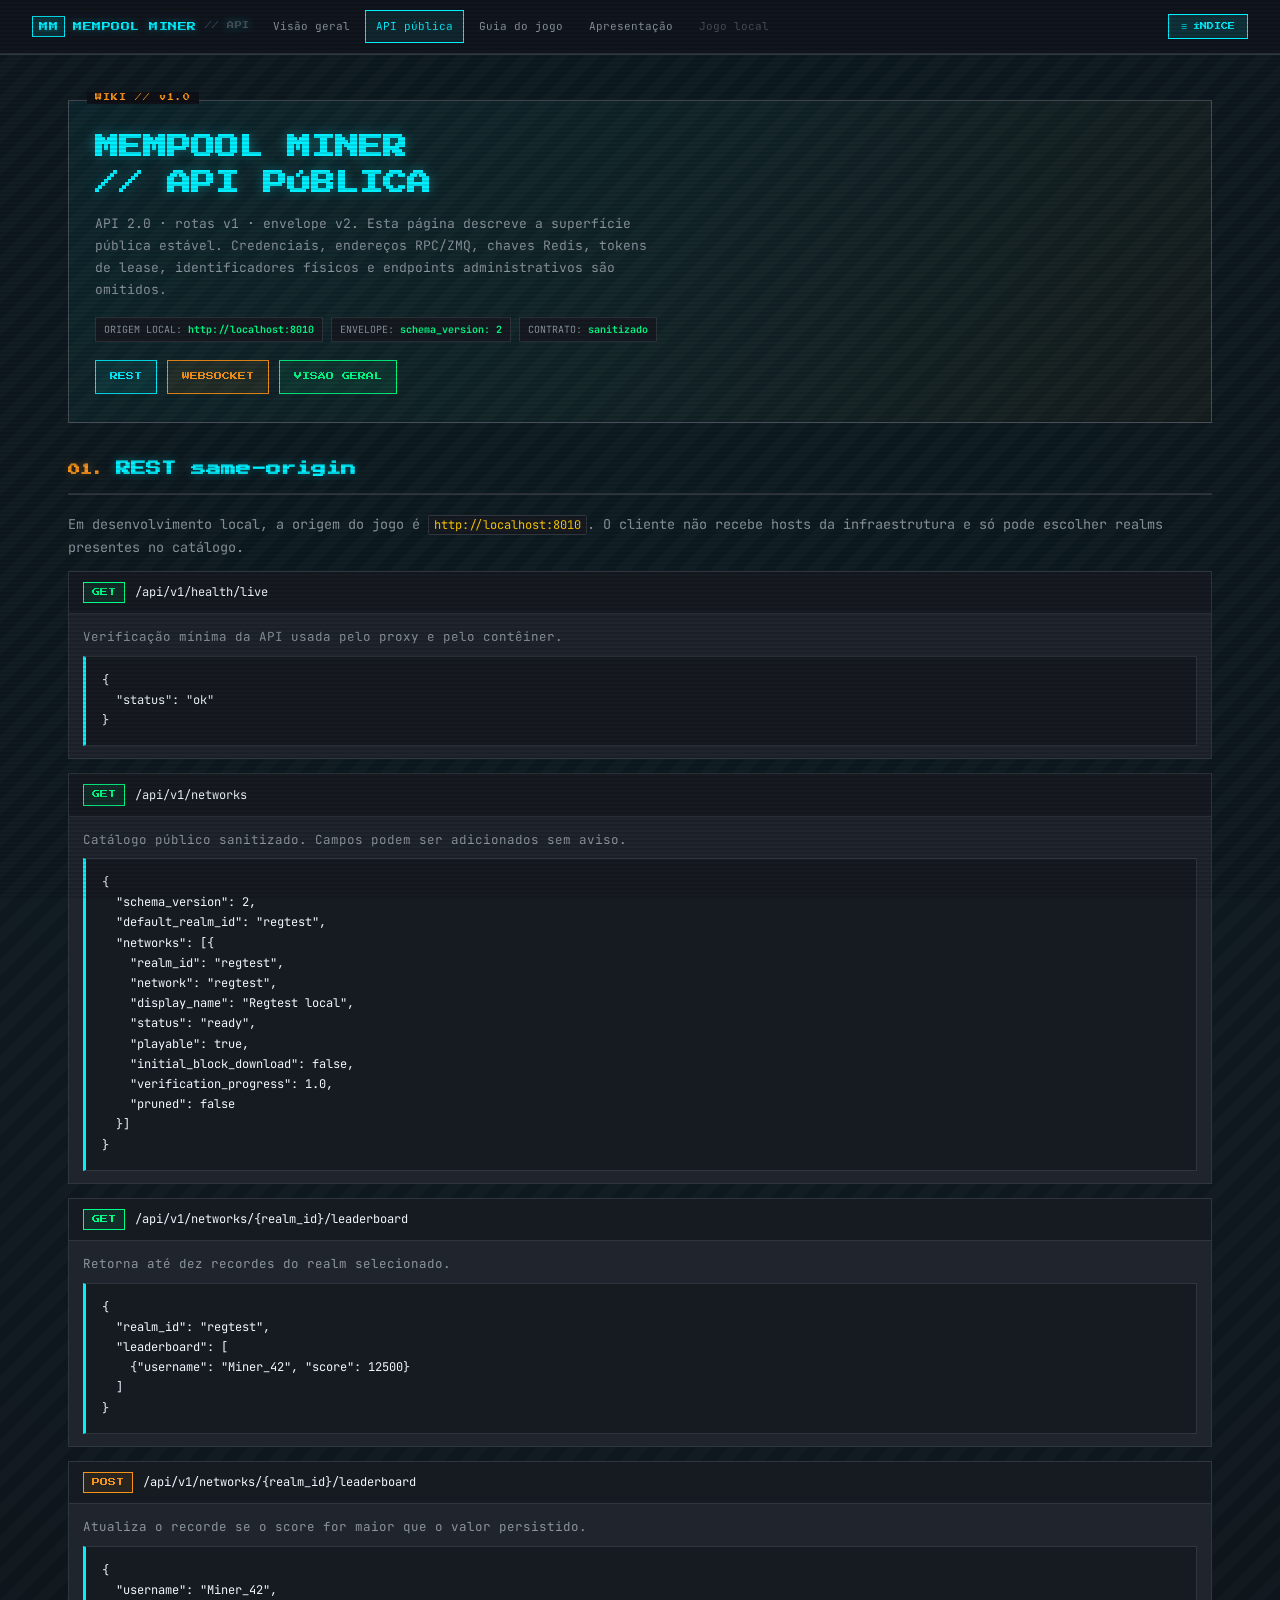
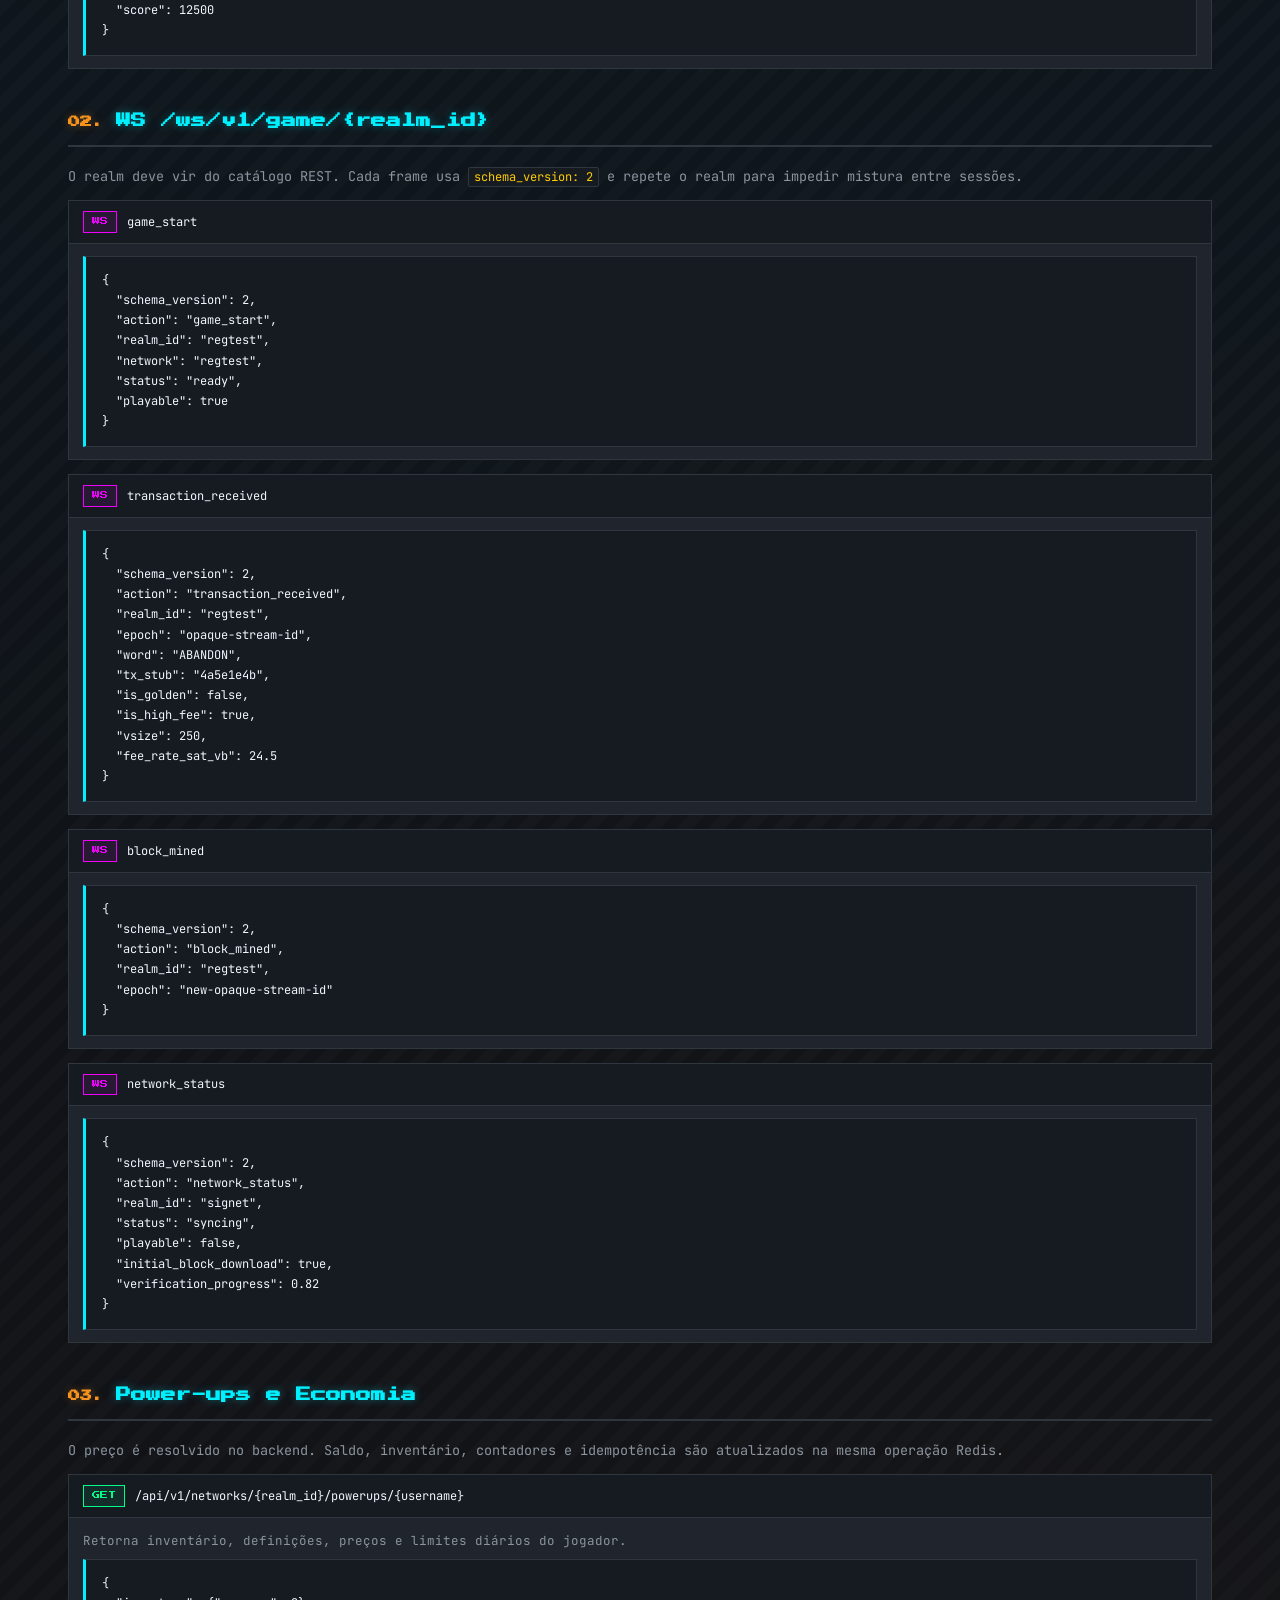
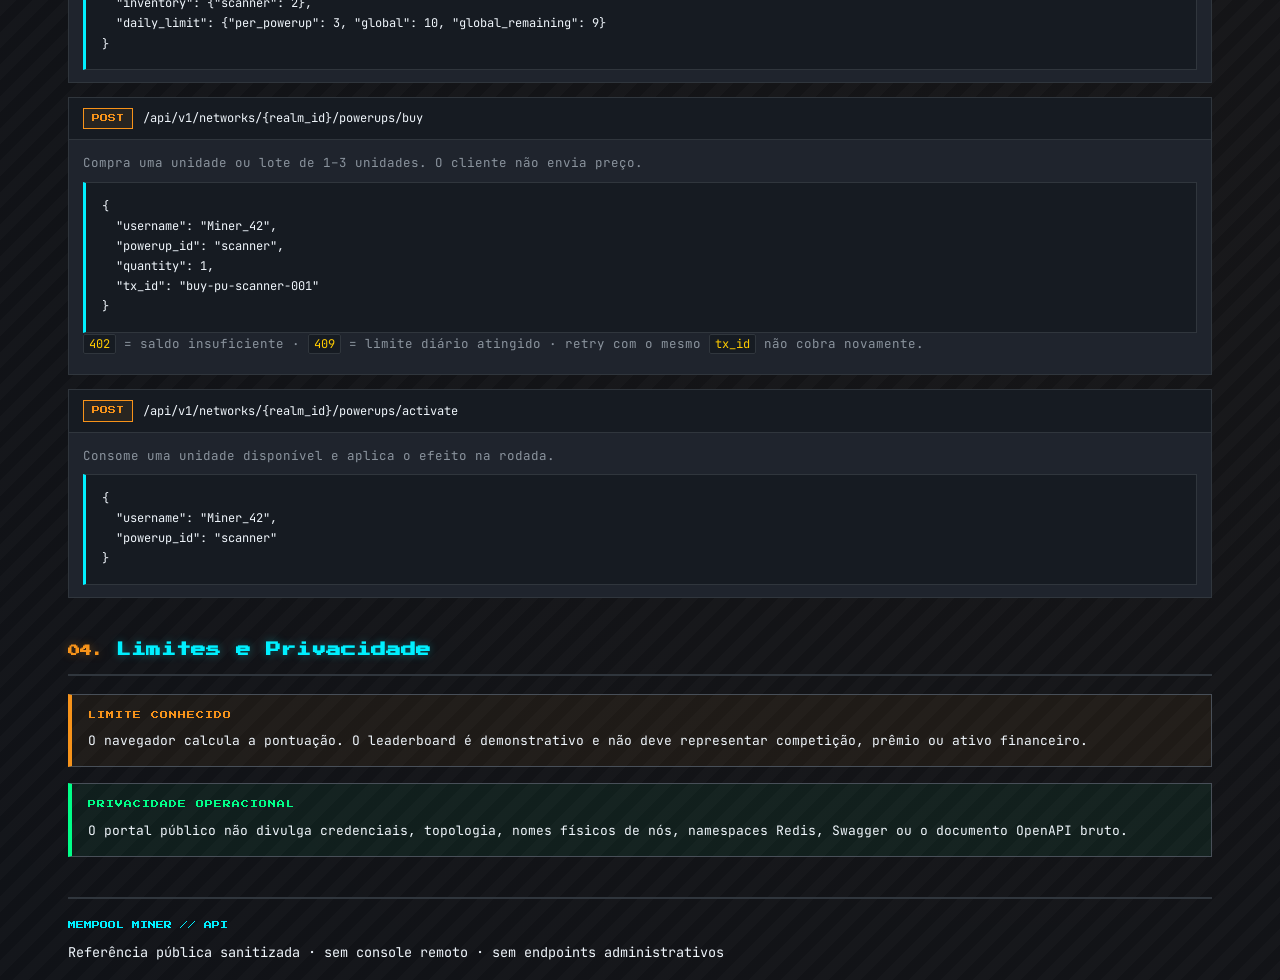
<file: docs/api.html>
<!DOCTYPE html>
<html lang="pt-BR">
<head>
    <meta charset="UTF-8">
    <meta name="viewport" content="width=device-width, initial-scale=1.0">
    <meta name="description" content="Contrato público sanitizado da API do Mempool Miner.">
    <title>MEMPOOL MINER // API PÚBLICA</title>
    <link rel="stylesheet" href="/docs/wiki.css">
</head>
<body>
    <nav>
        <a href="/docs/" class="nav-brand"><span class="sys-box">MM</span> MEMPOOL MINER <span class="nav-suffix">// API</span></a>
        <div class="nav-links">
            <a href="/docs/">Visão geral</a>
            <a href="/docs/api/" class="active">API pública</a>
            <a href="/docs/apresentacao/">Guia do jogo</a>
            <a href="../land_page.html">Apresentação</a>
            <a href="http://localhost:8010/" class="ext">Jogo local</a>
        </div>
        <div class="nav-tools">
            <button class="btn-menu" id="btn-menu" aria-expanded="false" aria-controls="side-menu">☰ <span class="menu-label-text">ÍNDICE</span></button>
        </div>
    </nav>

    <aside class="side-menu" id="side-menu" aria-label="Índice da API">
        <div class="menu-head">ÍNDICE <button class="menu-close" id="menu-close" aria-label="Fechar índice">✕</button></div>
        <ul>
            <li class="menu-label">Contrato</li>
            <li><a href="#rest">01 · REST</a></li>
            <li><a href="#websocket">02 · WebSocket</a></li>
            <li><a href="#powerups">03 · Power-ups</a></li>
            <li><a href="#limites">04 · Limites</a></li>
            <li class="menu-sep"></li>
            <li class="menu-label">Navegação</li>
            <li><a href="/docs/">Visão geral</a></li>
            <li><a href="/docs/apresentacao/">Guia do jogo</a></li>
        </ul>
    </aside>

    <main class="wiki" id="topo">
        <div class="wiki-hero">
            <h1>MEMPOOL MINER<br>// API PÚBLICA</h1>
            <p>API 2.0 · rotas v1 · envelope v2. Esta página descreve a superfície pública estável. Credenciais, endereços RPC/ZMQ, chaves Redis, tokens de lease, identificadores físicos e endpoints administrativos são omitidos.</p>
            <div class="hero-meta">
                <span>ORIGEM LOCAL: <b>http://localhost:8010</b></span>
                <span>ENVELOPE: <b>schema_version: 2</b></span>
                <span>CONTRATO: <b>sanitizado</b></span>
            </div>
            <div class="hero-actions">
                <a href="#rest">REST</a>
                <a href="#websocket" class="amber">WEBSOCKET</a>
                <a href="/docs/" class="green">VISÃO GERAL</a>
            </div>
        </div>

        <div class="no-results" id="no-results">Nenhuma seção corresponde à busca. Tente outro termo.</div>

        <!-- ============ 01 · REST ============ -->
        <section class="section-block" id="rest">
            <h2 class="section-title"><span class="num">01.</span><span class="hl">REST same-origin</span></h2>
            <p class="dim">Em desenvolvimento local, a origem do jogo é <code>http://localhost:8010</code>. O cliente não recebe hosts da infraestrutura e só pode escolher realms presentes no catálogo.</p>

            <article class="endpoint">
                <header class="endpoint-head"><span class="method">GET</span><span class="path">/api/v1/health/live</span></header>
                <div class="endpoint-body">
                    <p>Verificação mínima da API usada pelo proxy e pelo contêiner.</p>
                    <pre><code>{
  "status": "ok"
}</code></pre>
                </div>
            </article>

            <article class="endpoint">
                <header class="endpoint-head"><span class="method">GET</span><span class="path">/api/v1/networks</span></header>
                <div class="endpoint-body">
                    <p>Catálogo público sanitizado. Campos podem ser adicionados sem aviso.</p>
                    <pre><code>{
  "schema_version": 2,
  "default_realm_id": "regtest",
  "networks": [{
    "realm_id": "regtest",
    "network": "regtest",
    "display_name": "Regtest local",
    "status": "ready",
    "playable": true,
    "initial_block_download": false,
    "verification_progress": 1.0,
    "pruned": false
  }]
}</code></pre>
                </div>
            </article>

            <article class="endpoint">
                <header class="endpoint-head"><span class="method">GET</span><span class="path">/api/v1/networks/{realm_id}/leaderboard</span></header>
                <div class="endpoint-body">
                    <p>Retorna até dez recordes do realm selecionado.</p>
                    <pre><code>{
  "realm_id": "regtest",
  "leaderboard": [
    {"username": "Miner_42", "score": 12500}
  ]
}</code></pre>
                </div>
            </article>

            <article class="endpoint">
                <header class="endpoint-head"><span class="method post">POST</span><span class="path">/api/v1/networks/{realm_id}/leaderboard</span></header>
                <div class="endpoint-body">
                    <p>Atualiza o recorde se o score for maior que o valor persistido.</p>
                    <pre><code>{
  "username": "Miner_42",
  "score": 12500
}</code></pre>
                </div>
            </article>
        </section>

        <!-- ============ 02 · WEBSOCKET ============ -->
        <section class="section-block" id="websocket">
            <h2 class="section-title"><span class="num">02.</span><span class="hl">WS /ws/v1/game/{realm_id}</span></h2>
            <p class="dim">O realm deve vir do catálogo REST. Cada frame usa <code>schema_version: 2</code> e repete o realm para impedir mistura entre sessões.</p>

            <article class="endpoint">
                <header class="endpoint-head"><span class="method ws">WS</span><span class="path">game_start</span></header>
                <div class="endpoint-body"><pre><code>{
  "schema_version": 2,
  "action": "game_start",
  "realm_id": "regtest",
  "network": "regtest",
  "status": "ready",
  "playable": true
}</code></pre></div>
            </article>

            <article class="endpoint">
                <header class="endpoint-head"><span class="method ws">WS</span><span class="path">transaction_received</span></header>
                <div class="endpoint-body"><pre><code>{
  "schema_version": 2,
  "action": "transaction_received",
  "realm_id": "regtest",
  "epoch": "opaque-stream-id",
  "word": "ABANDON",
  "tx_stub": "4a5e1e4b",
  "is_golden": false,
  "is_high_fee": true,
  "vsize": 250,
  "fee_rate_sat_vb": 24.5
}</code></pre></div>
            </article>

            <article class="endpoint">
                <header class="endpoint-head"><span class="method ws">WS</span><span class="path">block_mined</span></header>
                <div class="endpoint-body"><pre><code>{
  "schema_version": 2,
  "action": "block_mined",
  "realm_id": "regtest",
  "epoch": "new-opaque-stream-id"
}</code></pre></div>
            </article>

            <article class="endpoint">
                <header class="endpoint-head"><span class="method ws">WS</span><span class="path">network_status</span></header>
                <div class="endpoint-body"><pre><code>{
  "schema_version": 2,
  "action": "network_status",
  "realm_id": "signet",
  "status": "syncing",
  "playable": false,
  "initial_block_download": true,
  "verification_progress": 0.82
}</code></pre></div>
            </article>
        </section>

        <!-- ============ 03 · POWER-UPS ============ -->
        <section class="section-block" id="powerups">
            <h2 class="section-title"><span class="num">03.</span><span class="hl">Power-ups e Economia</span></h2>
            <p class="dim">O preço é resolvido no backend. Saldo, inventário, contadores e idempotência são atualizados na mesma operação Redis.</p>
            <article class="endpoint">
                <header class="endpoint-head"><span class="method">GET</span><span class="path">/api/v1/networks/{realm_id}/powerups/{username}</span></header>
                <div class="endpoint-body"><p>Retorna inventário, definições, preços e limites diários do jogador.</p><pre><code>{
  "inventory": {"scanner": 2},
  "daily_limit": {"per_powerup": 3, "global": 10, "global_remaining": 9}
}</code></pre></div>
            </article>
            <article class="endpoint">
                <header class="endpoint-head"><span class="method post">POST</span><span class="path">/api/v1/networks/{realm_id}/powerups/buy</span></header>
                <div class="endpoint-body"><p>Compra uma unidade ou lote de 1–3 unidades. O cliente não envia preço.</p><pre><code>{
  "username": "Miner_42",
  "powerup_id": "scanner",
  "quantity": 1,
  "tx_id": "buy-pu-scanner-001"
}</code></pre><p><code>402</code> = saldo insuficiente · <code>409</code> = limite diário atingido · retry com o mesmo <code>tx_id</code> não cobra novamente.</p></div>
            </article>
            <article class="endpoint">
                <header class="endpoint-head"><span class="method post">POST</span><span class="path">/api/v1/networks/{realm_id}/powerups/activate</span></header>
                <div class="endpoint-body"><p>Consome uma unidade disponível e aplica o efeito na rodada.</p><pre><code>{
  "username": "Miner_42",
  "powerup_id": "scanner"
}</code></pre></div>
            </article>
        </section>

        <!-- ============ 04 · LIMITES ============ -->
        <section class="section-block" id="limites">
            <h2 class="section-title"><span class="num">04.</span><span class="hl">Limites e Privacidade</span></h2>
            <div class="callout amber"><div class="callout-title">LIMITE CONHECIDO</div>O navegador calcula a pontuação. O leaderboard é demonstrativo e não deve representar competição, prêmio ou ativo financeiro.</div>
            <div class="callout green"><div class="callout-title">PRIVACIDADE OPERACIONAL</div>O portal público não divulga credenciais, topologia, nomes físicos de nós, namespaces Redis, Swagger ou o documento OpenAPI bruto.</div>
        </section>

        <footer>
            <div class="foot-brand">MEMPOOL MINER // API</div>
            <p>Referência pública sanitizada · sem console remoto · sem endpoints administrativos</p>
        </footer>
    </main>

    <button class="back-to-top" id="back-to-top" aria-label="Voltar ao início">↑</button>
    <script src="/docs/wiki.js"></script>
</body>
</html>
</file>
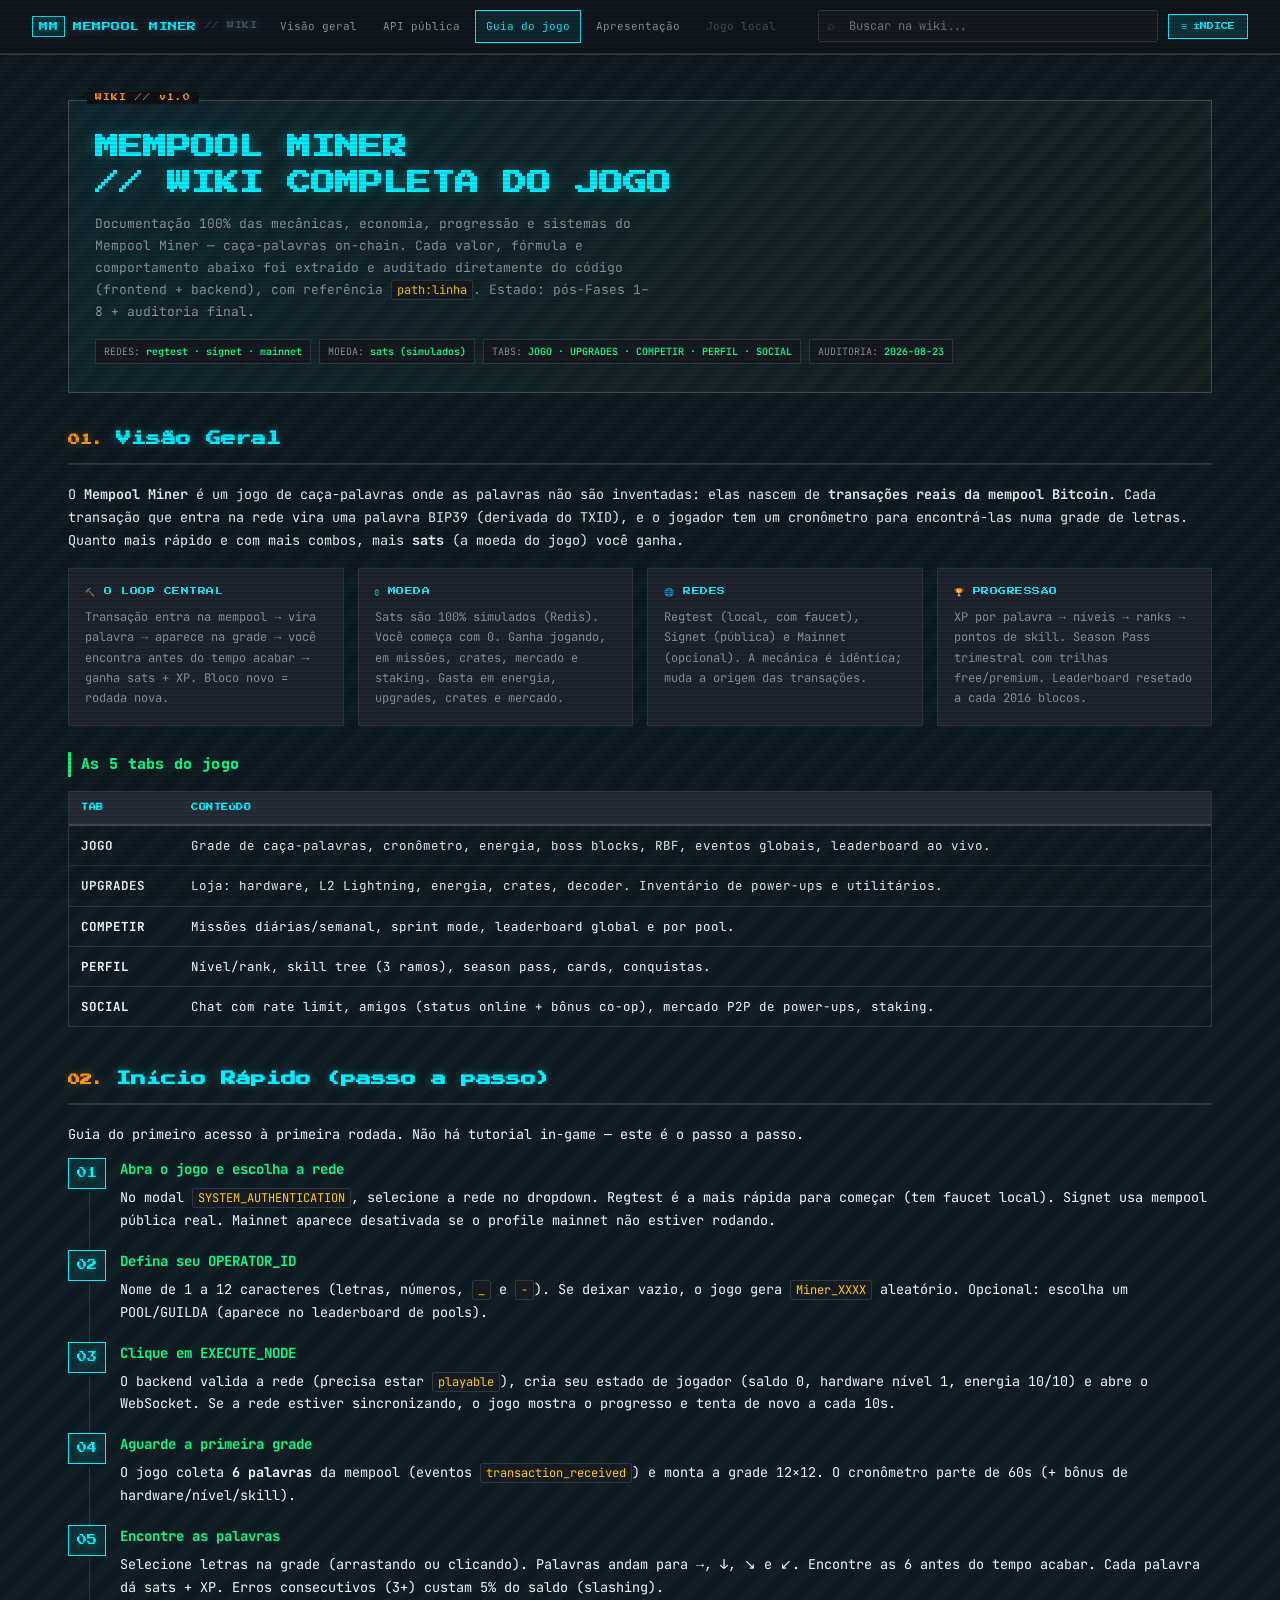
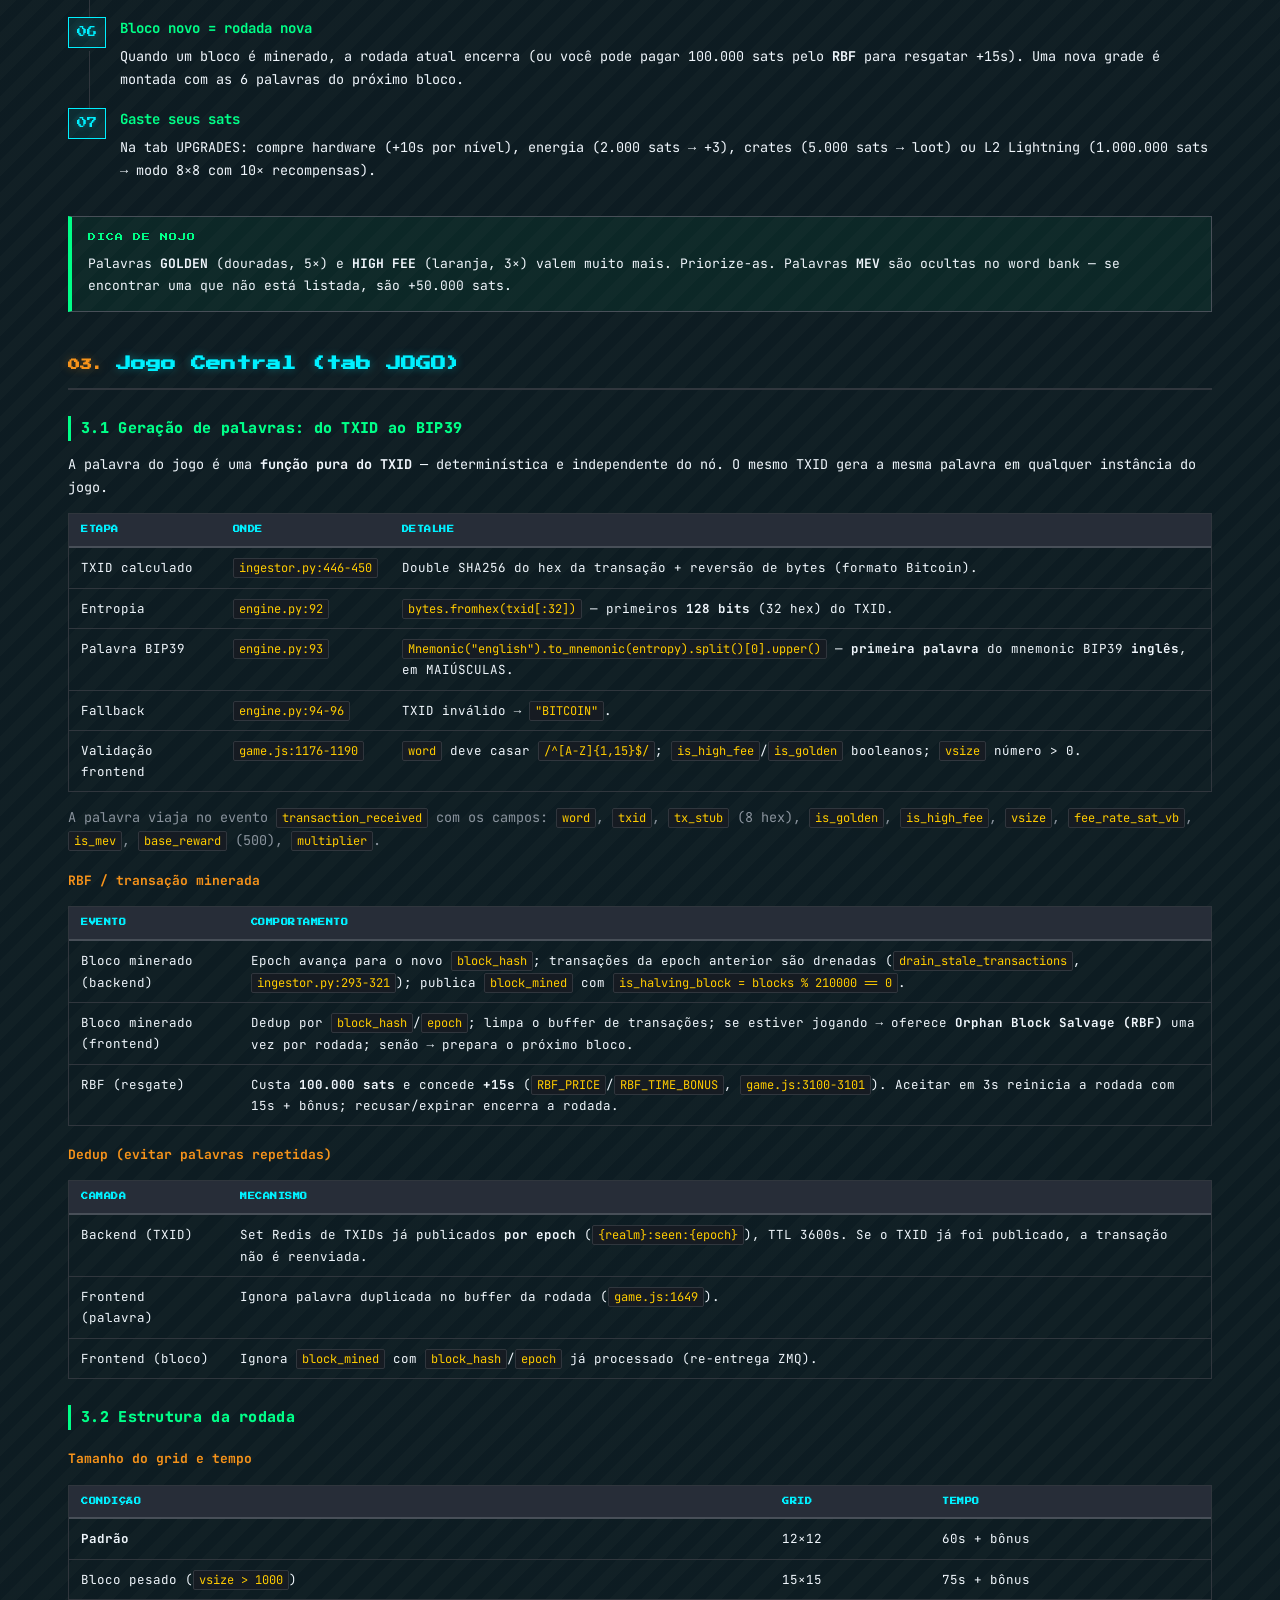
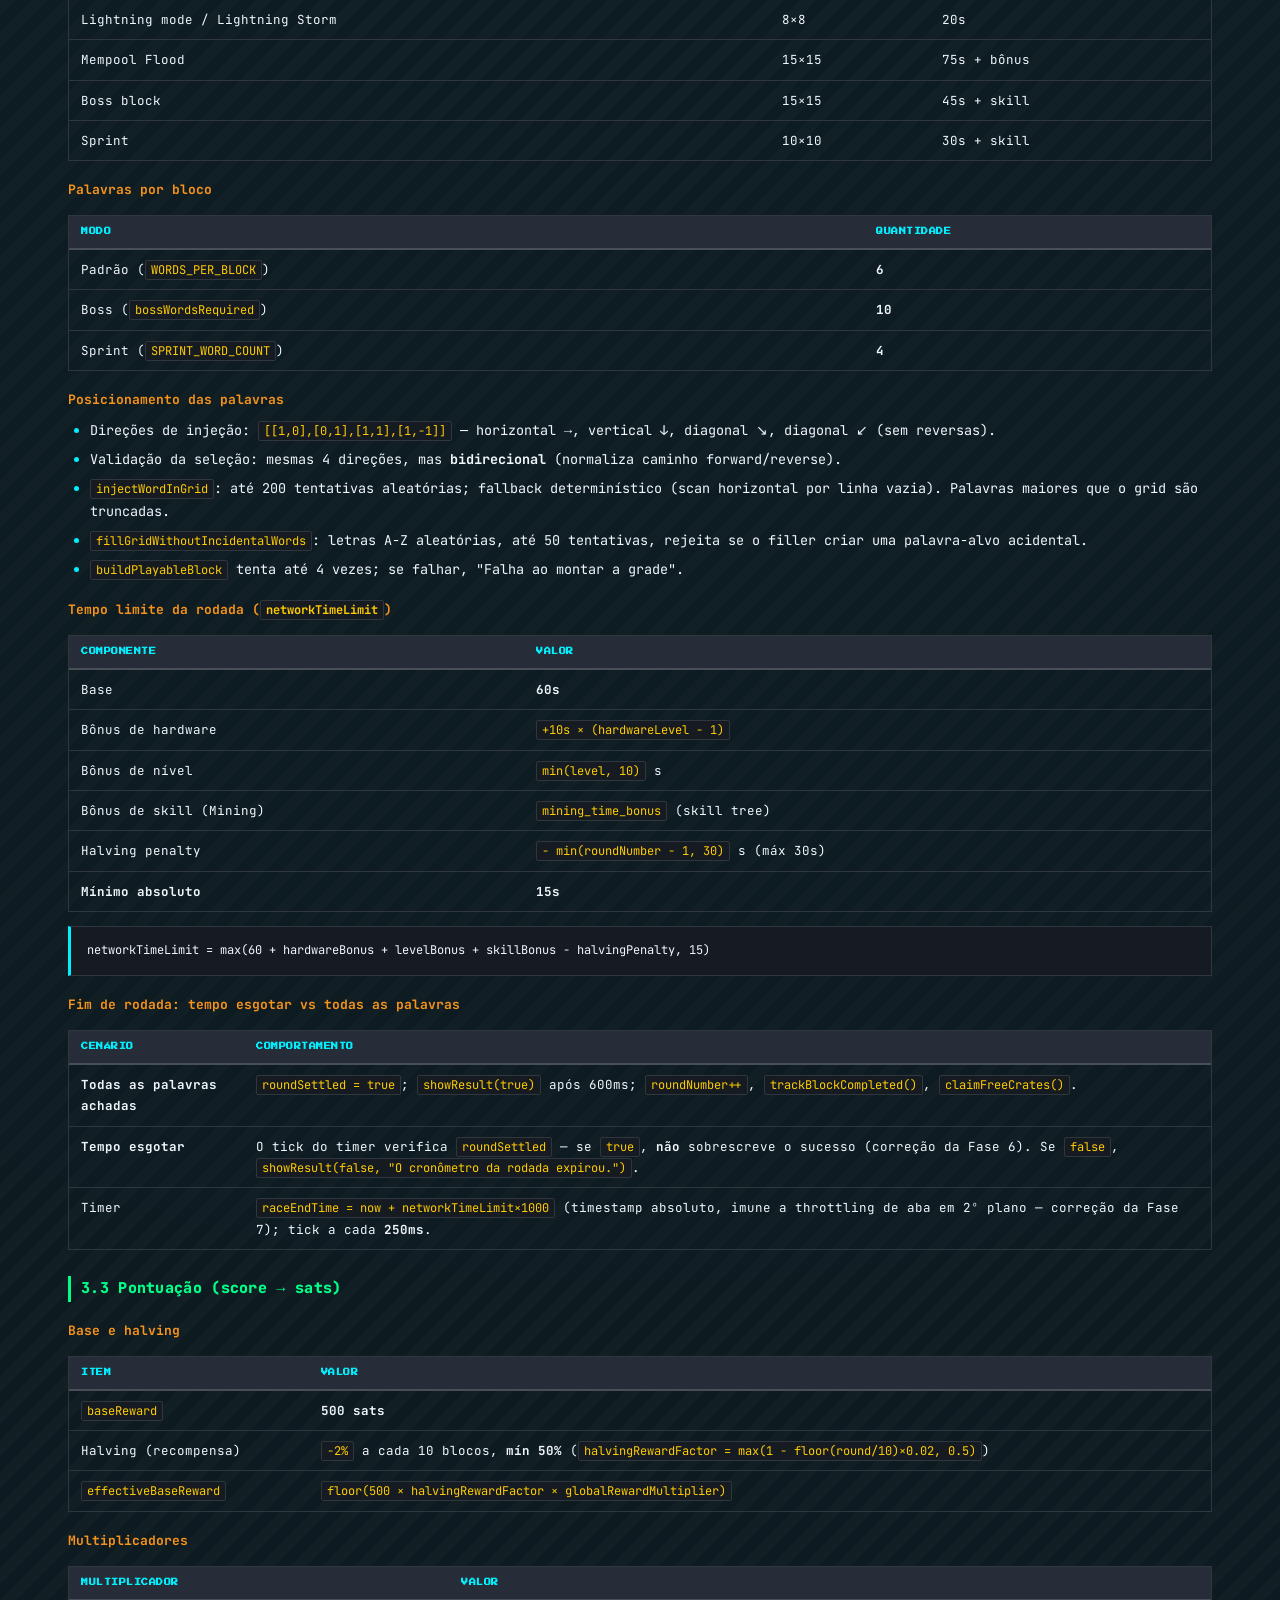
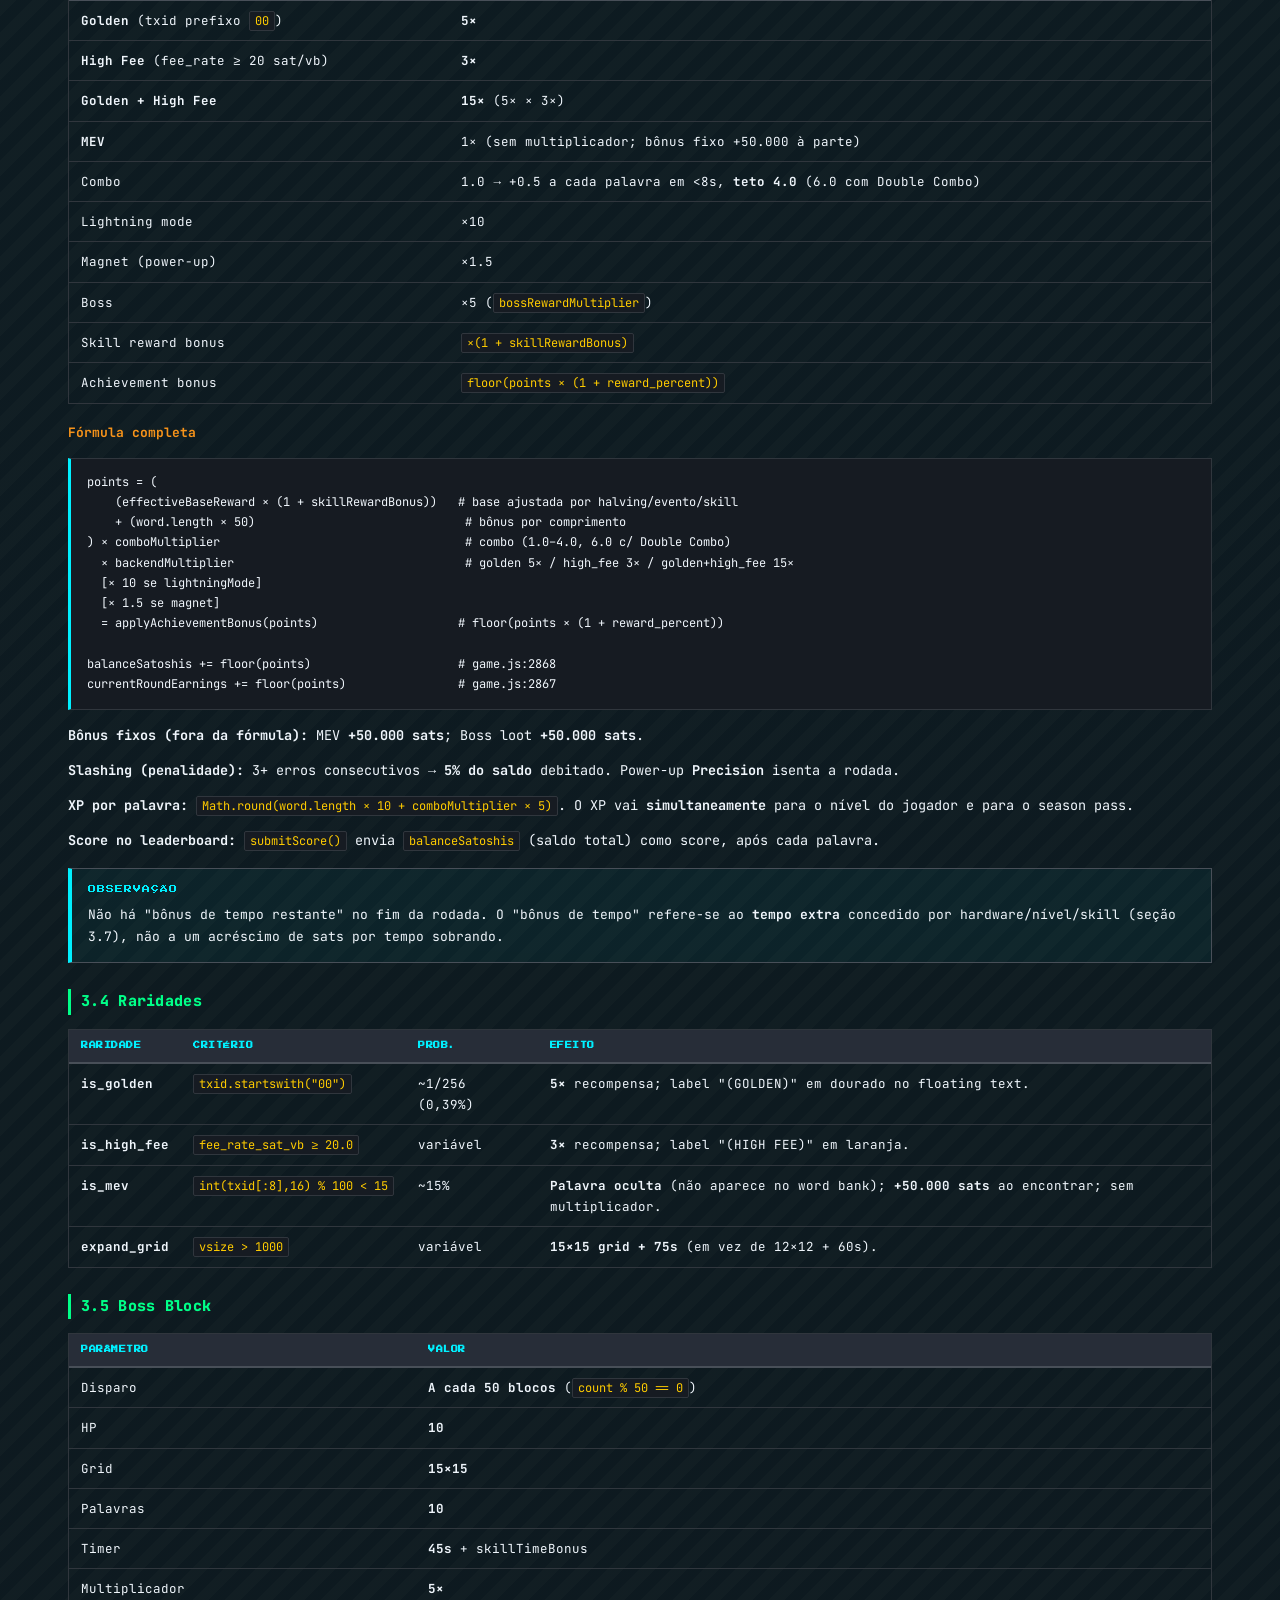
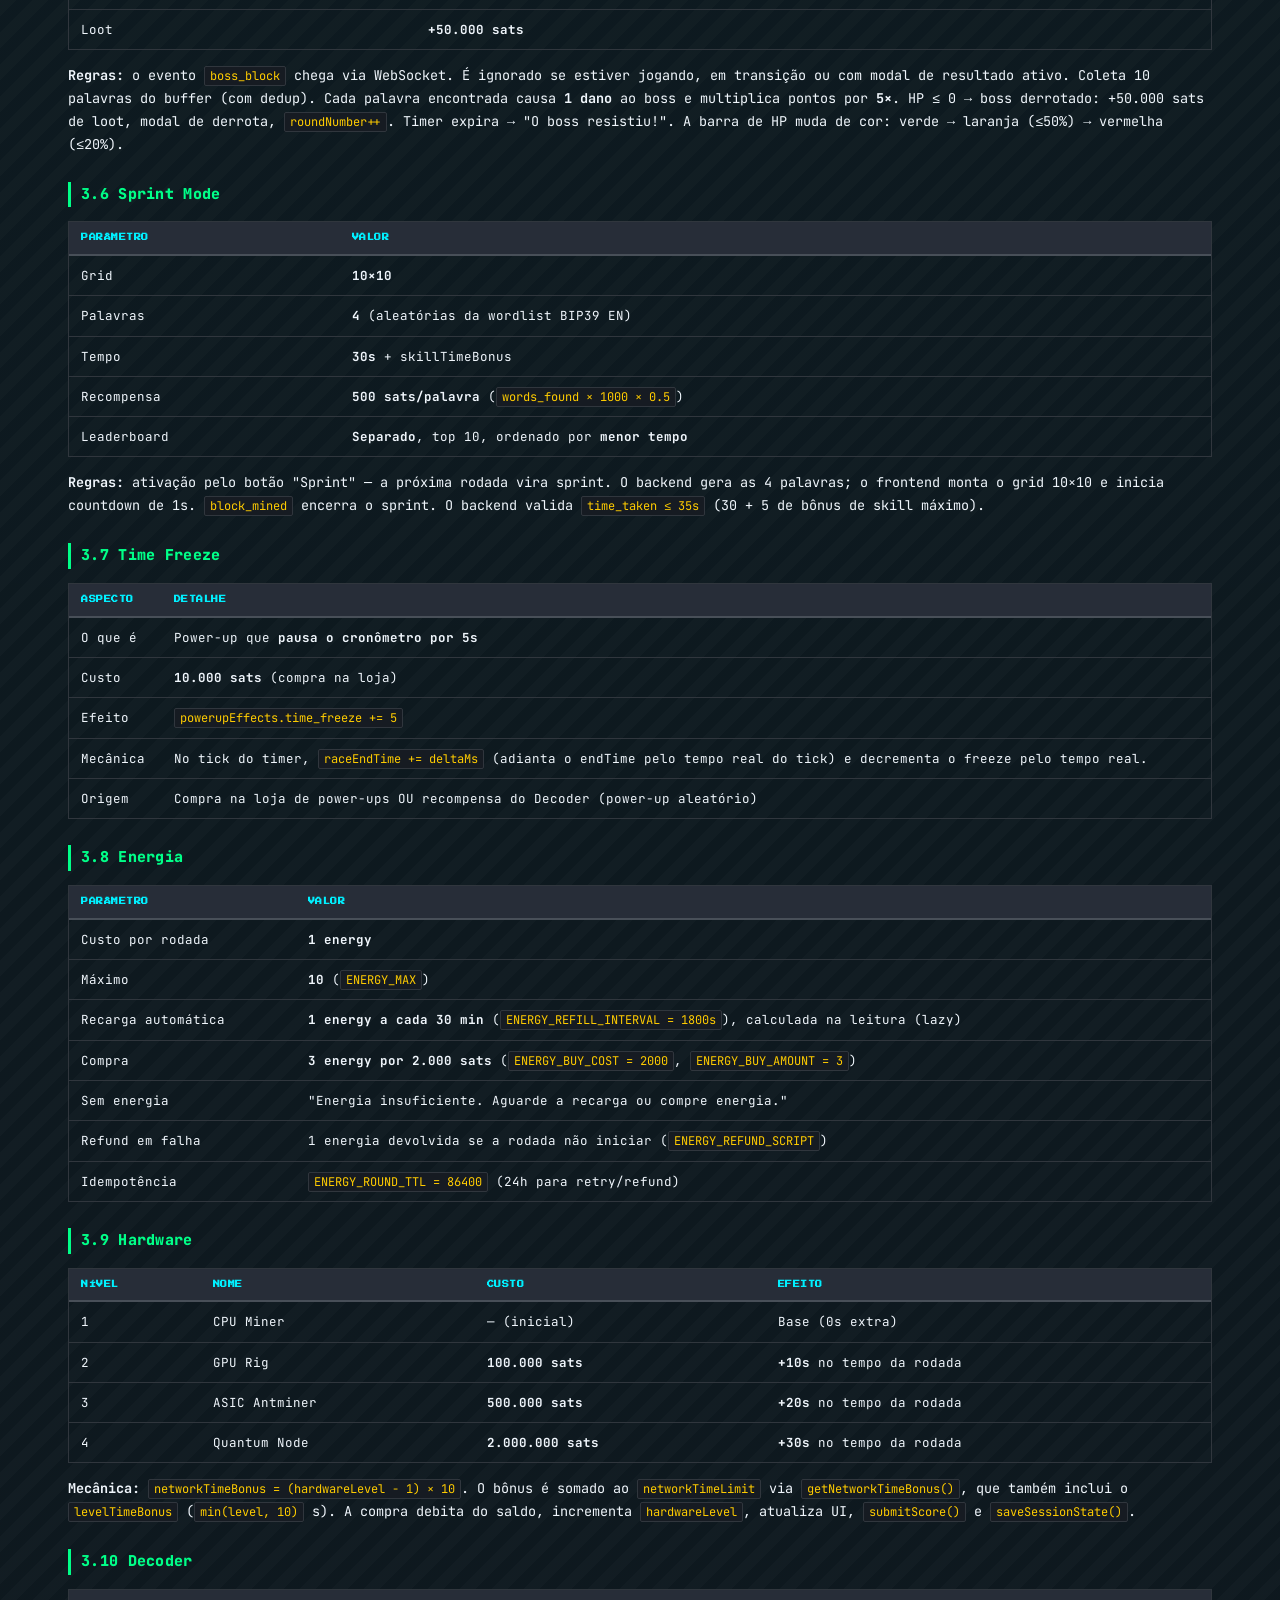
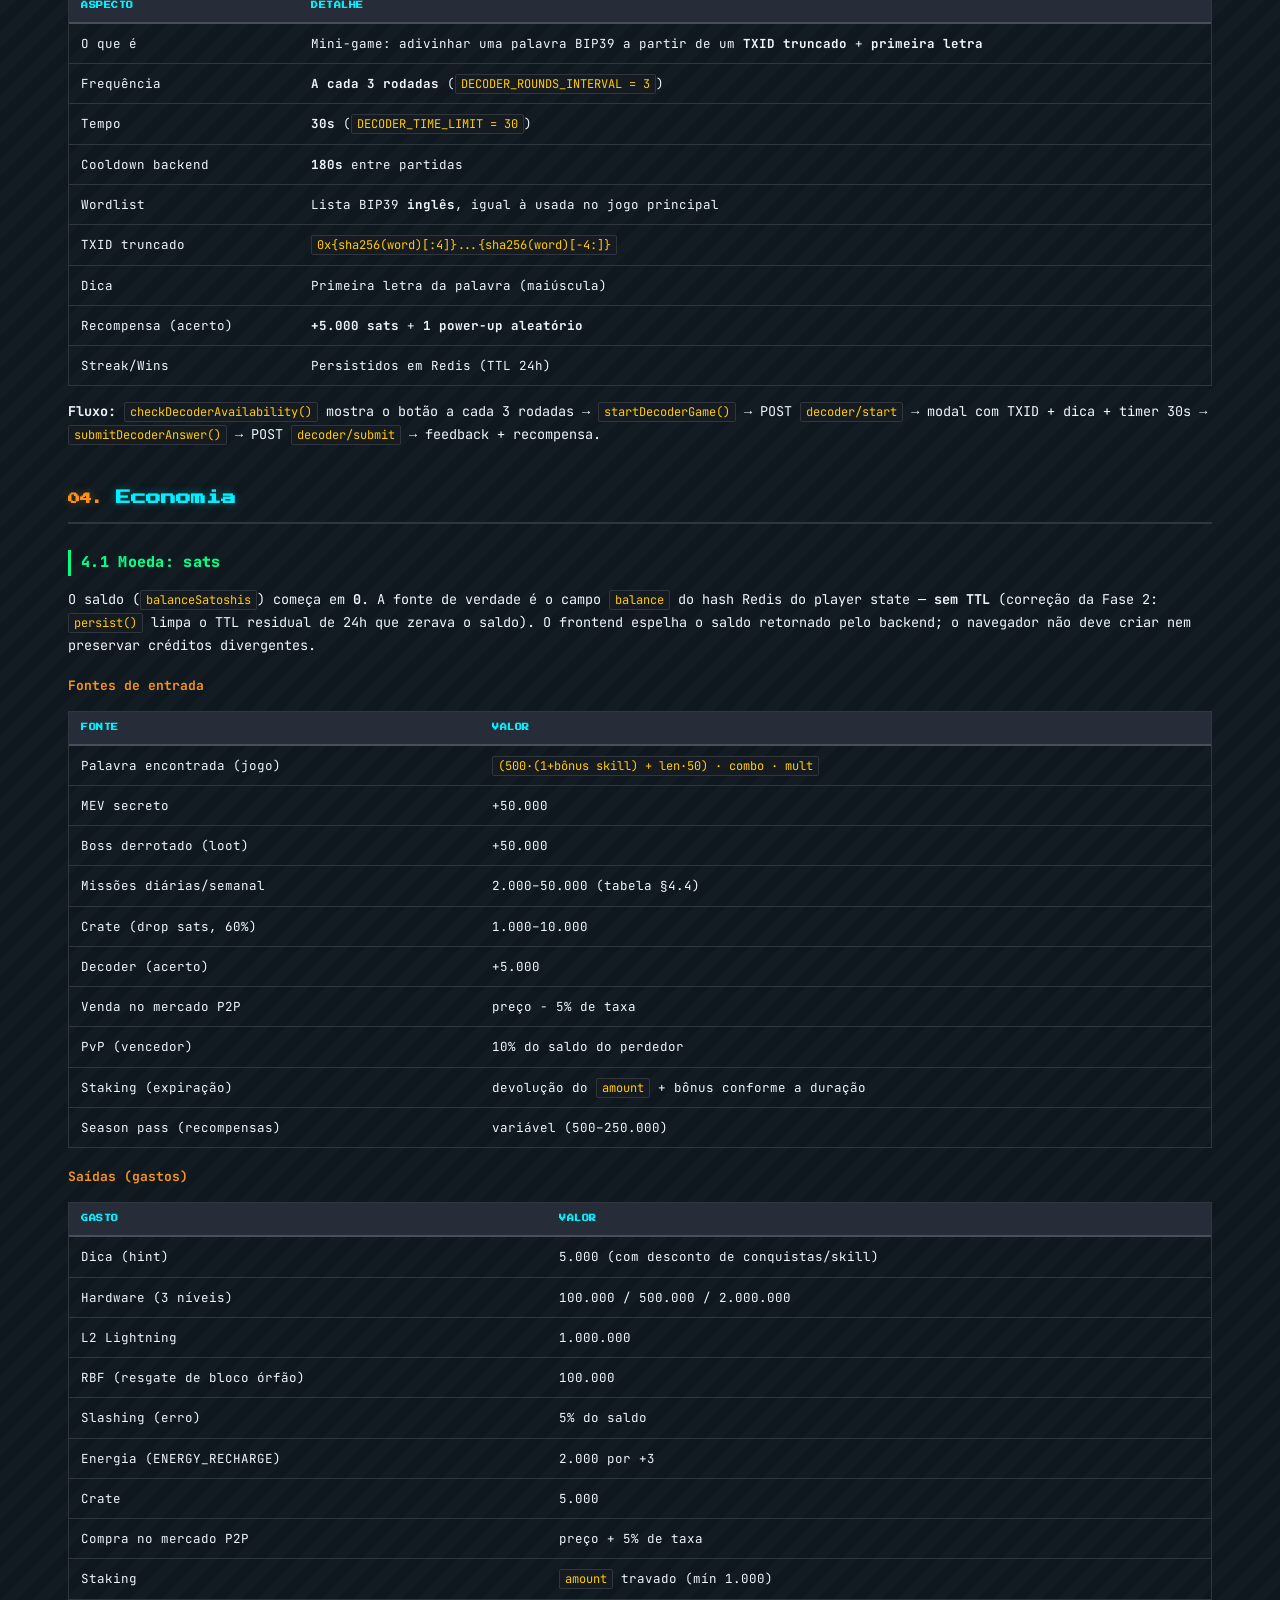
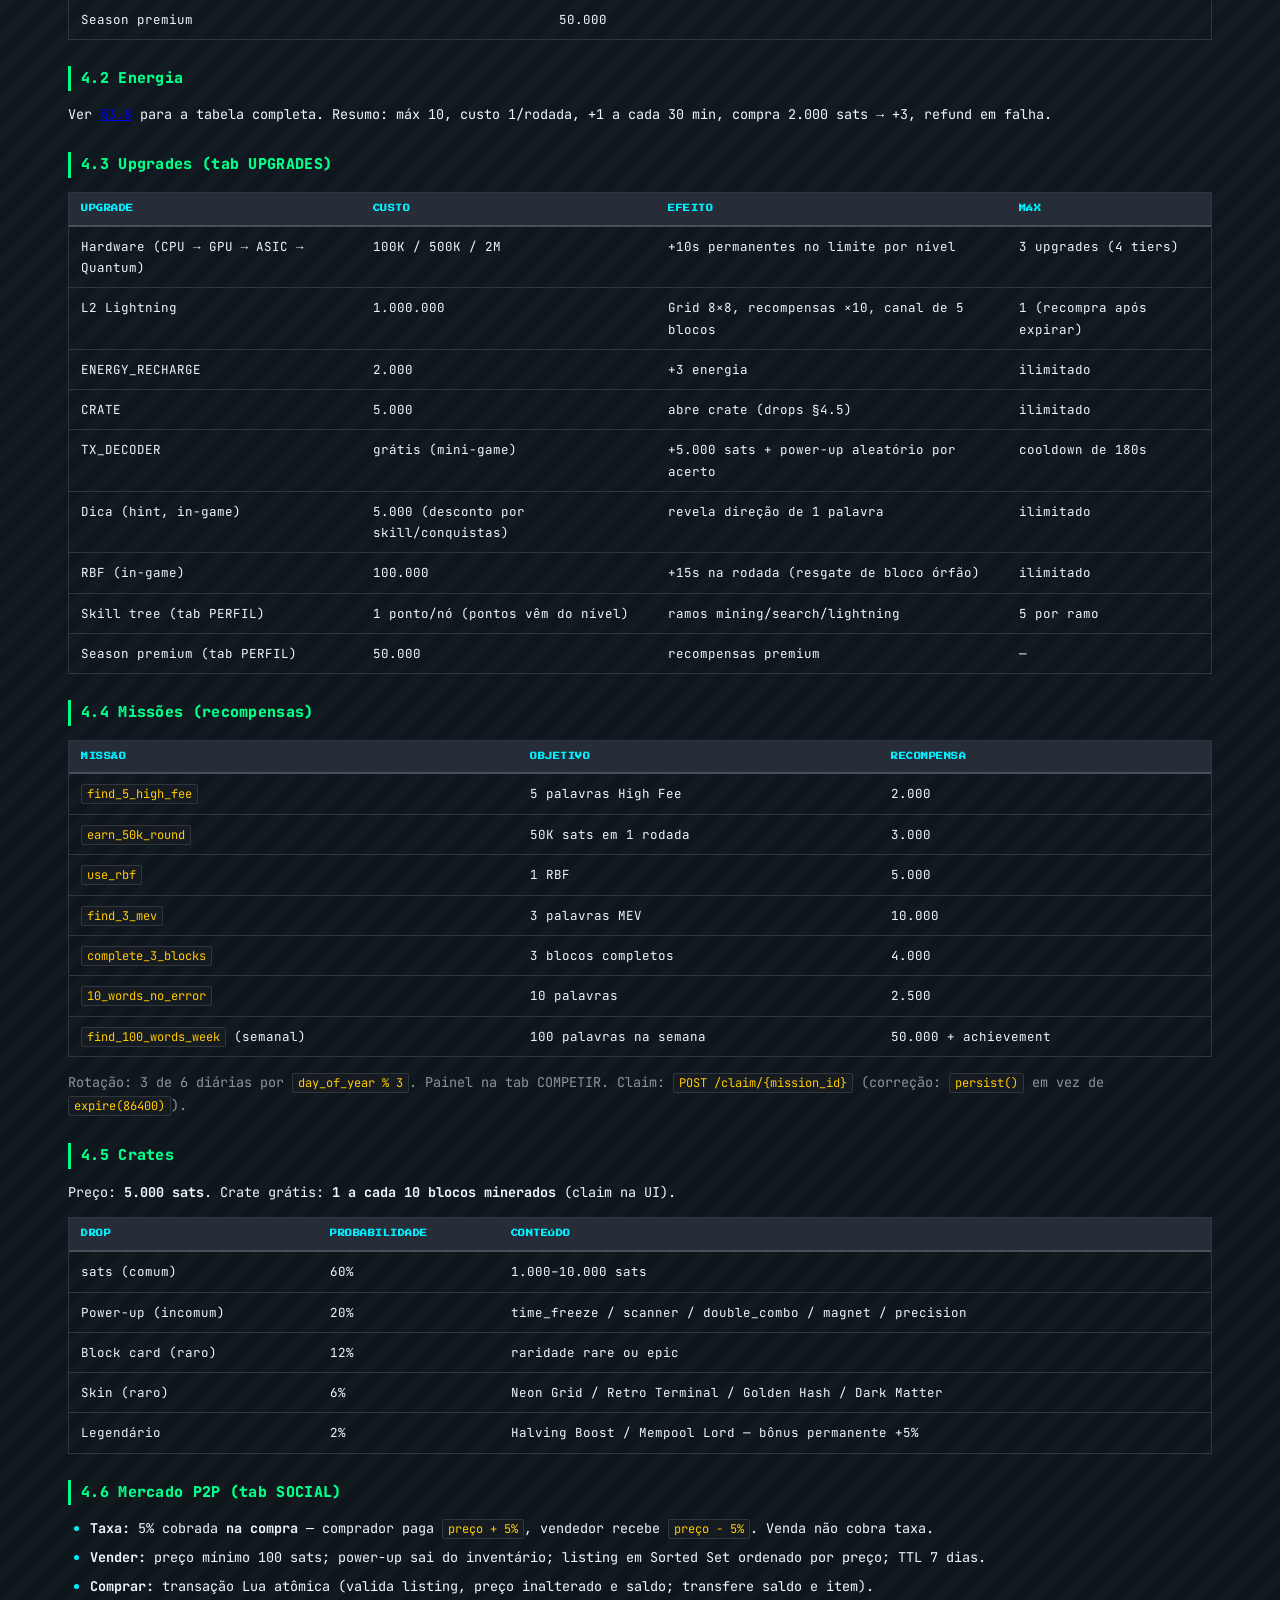
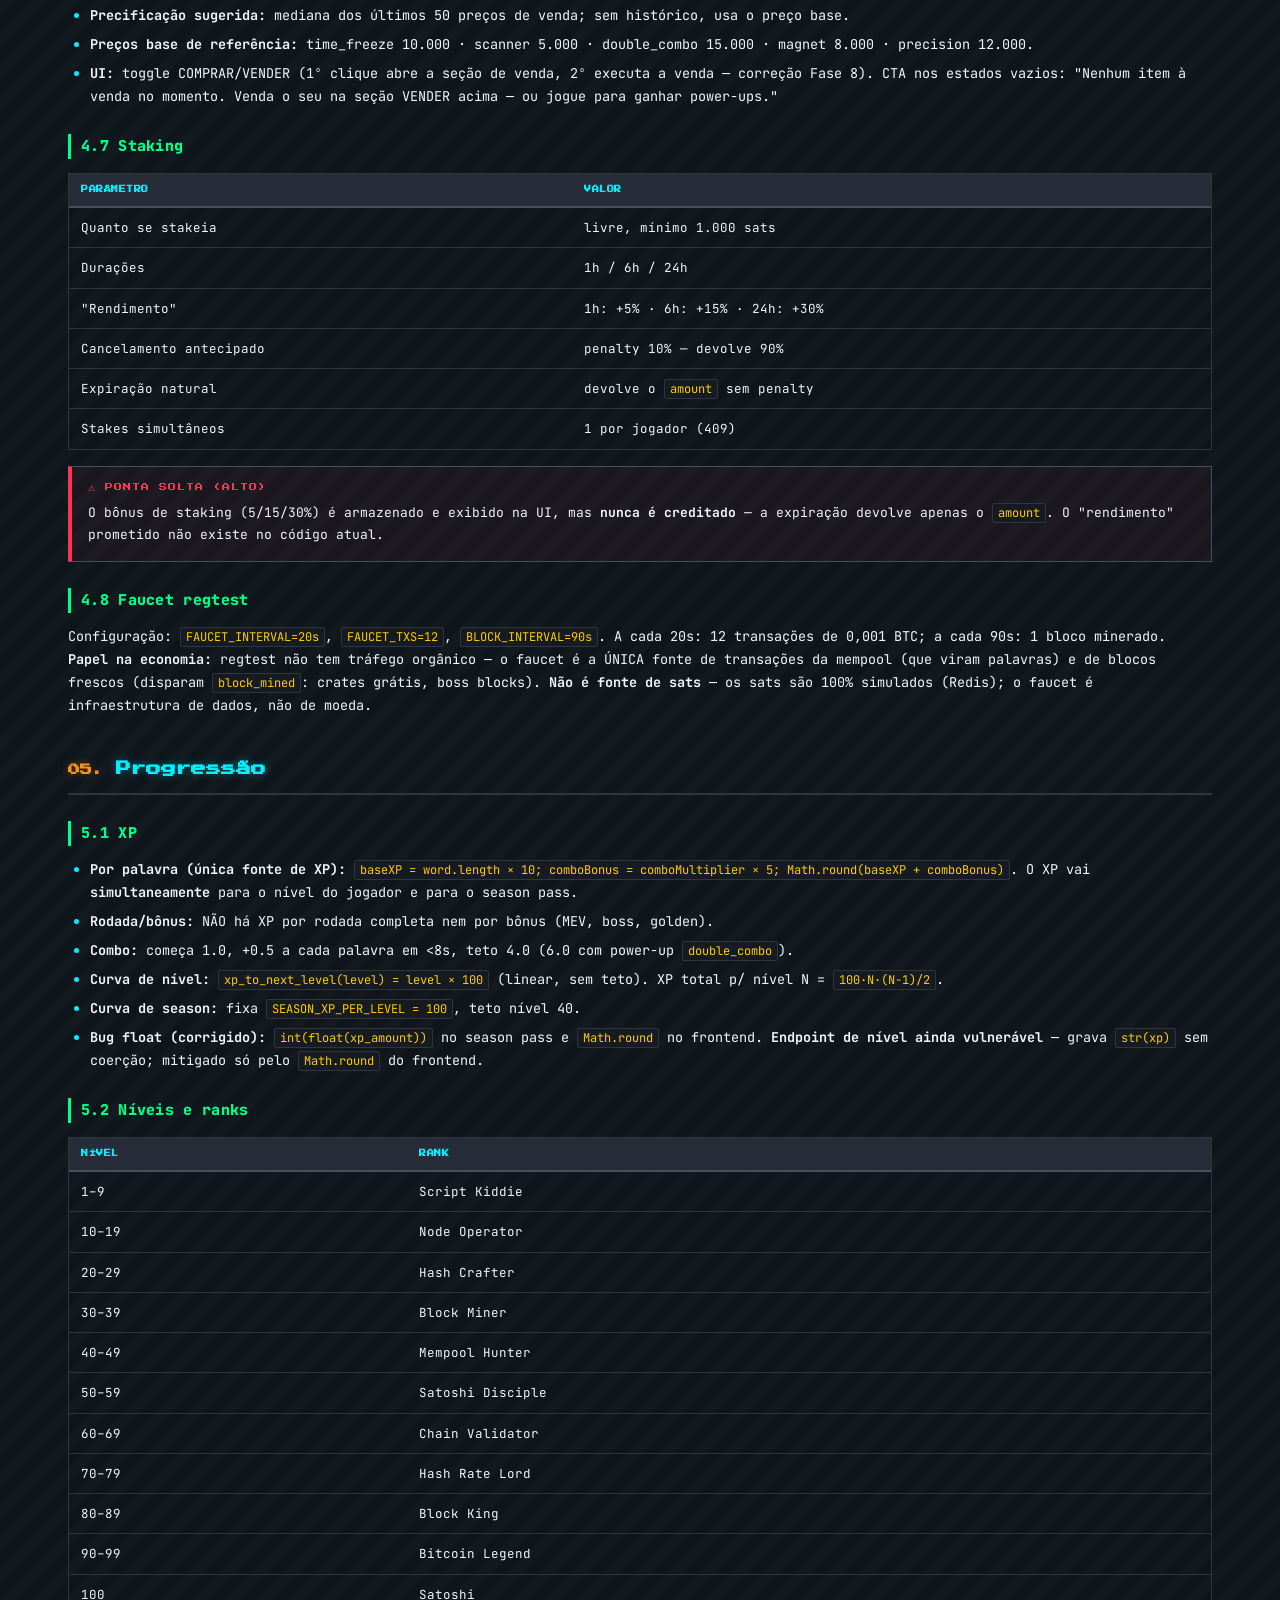
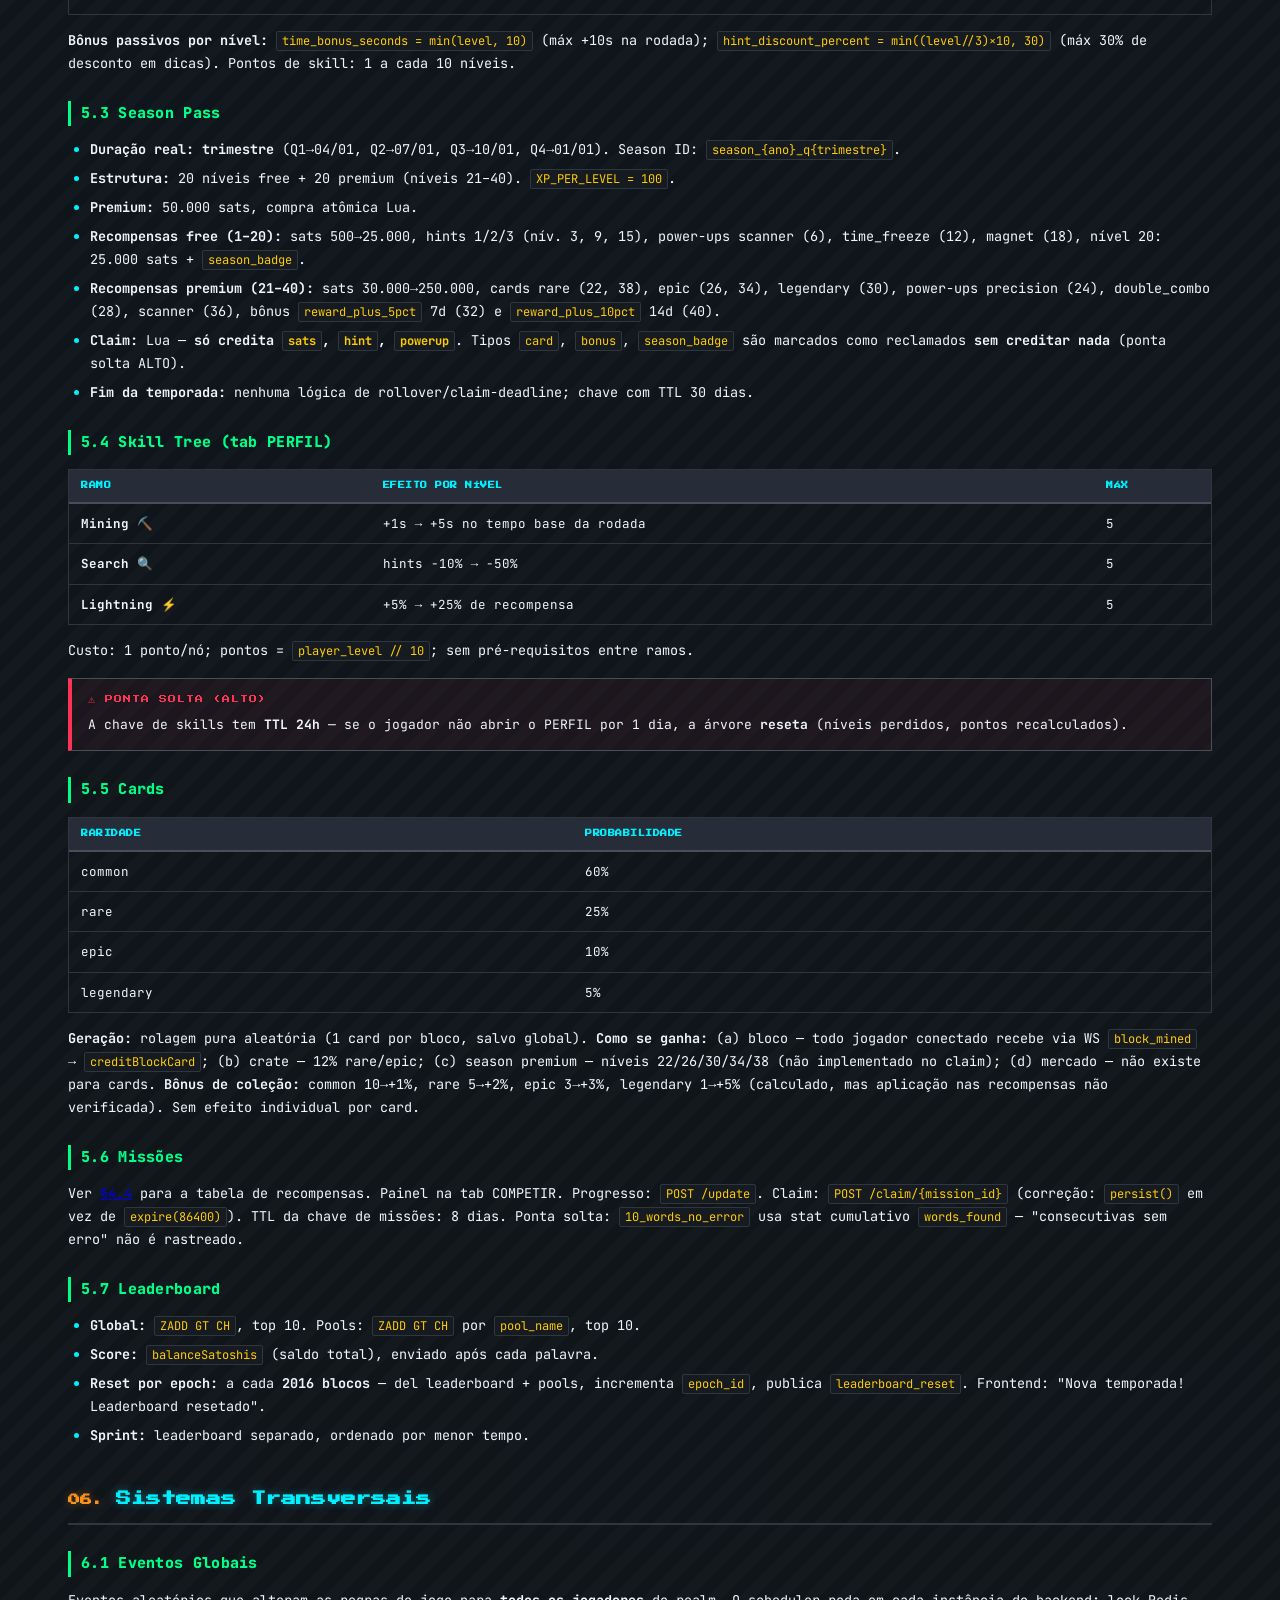
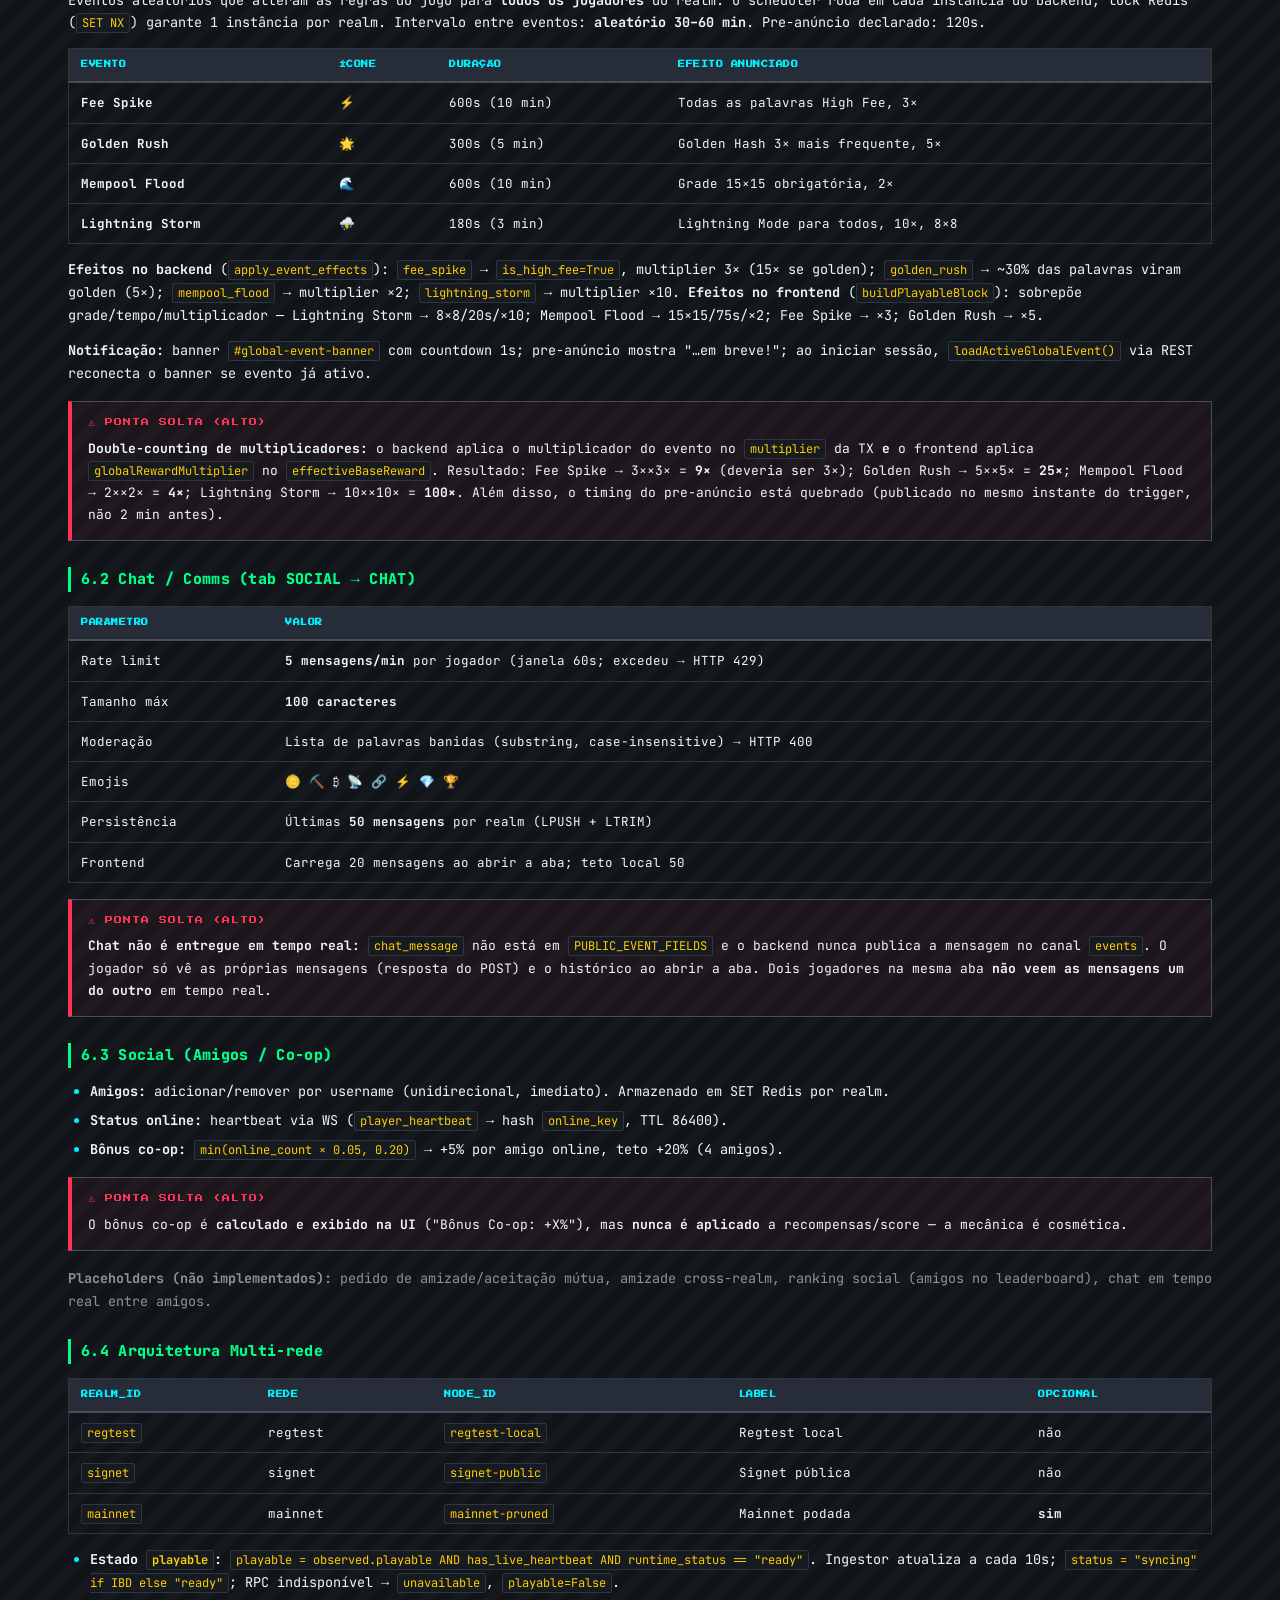
<file: docs/guia-apresentacao.html>
<!DOCTYPE html>
<html lang="pt-BR">
<head>
    <meta charset="UTF-8">
    <meta name="viewport" content="width=device-width, initial-scale=1.0">
    <title>MEMPOOL MINER // WIKI DO JOGO</title>
    <link rel="stylesheet" href="/docs/wiki.css">
</head>
<body>
    <nav>
        <a href="/docs/apresentacao/" class="nav-brand"><span class="sys-box">MM</span> MEMPOOL MINER <span class="nav-suffix">// WIKI</span></a>
        <div class="nav-links">
            <a href="/docs/">Visão geral</a>
            <a href="/docs/api/">API pública</a>
            <a href="/docs/apresentacao/" class="active">Guia do jogo</a>
            <a href="../land_page.html">Apresentação</a>
            <a href="http://localhost:8010/" class="ext">Jogo local</a>
        </div>
        <div class="nav-tools">
            <div class="search-wrap">
                <span class="search-ico">⌕</span>
                <input type="text" id="wiki-search" placeholder="Buscar na wiki..." autocomplete="off" aria-label="Buscar na wiki">
            </div>
            <button class="btn-menu" id="btn-menu" aria-expanded="false" aria-controls="side-menu">☰ <span class="menu-label-text">ÍNDICE</span></button>
        </div>
    </nav>

    <aside class="side-menu" id="side-menu" aria-label="Índice da wiki">
        <div class="menu-head">ÍNDICE <button class="menu-close" id="menu-close" aria-label="Fechar índice">✕</button></div>
        <ul>
            <li class="menu-label">Fundamentos</li>
            <li><a href="#visao-geral">01 · Visão Geral</a></li>
            <li><a href="#inicio-rapido">02 · Início Rápido</a></li>
            <li class="menu-sep"></li>
            <li class="menu-label">Jogo</li>
            <li><a href="#jogo-central">03 · Jogo Central</a></li>
            <li><a class="sub" href="#geracao-palavras">Geração de palavras</a></li>
            <li><a class="sub" href="#estrutura-rodada">Estrutura da rodada</a></li>
            <li><a class="sub" href="#pontuacao">Pontuação</a></li>
            <li><a class="sub" href="#raridades">Raridades</a></li>
            <li><a class="sub" href="#boss-block">Boss Block</a></li>
            <li><a class="sub" href="#sprint">Sprint</a></li>
            <li><a class="sub" href="#time-freeze">Time Freeze</a></li>
            <li><a class="sub" href="#energia">Energia</a></li>
            <li><a class="sub" href="#hardware">Hardware</a></li>
            <li><a class="sub" href="#decoder">Decoder</a></li>
            <li class="menu-sep"></li>
            <li class="menu-label">Meta</li>
            <li><a href="#economia">04 · Economia</a></li>
            <li><a href="#progressao">05 · Progressão</a></li>
            <li><a href="#sistemas-transversais">06 · Sistemas Transversais</a></li>
            <li class="menu-sep"></li>
            <li class="menu-label">Técnico</li>
            <li><a href="#arquitetura">07 · Arquitetura</a></li>
            <li><a href="#pontas-soltas">08 · Pontas Soltas</a></li>
            <li><a href="#api">09 · Referência de API</a></li>
            <li class="menu-sep"></li>
            <li class="menu-label">Operação</li>
            <li><a href="#instalacao">10 · Instalação</a></li>
            <li><a href="#configuracao">11 · Configuração</a></li>
            <li><a href="#comandos">12 · Comandos</a></li>
            <li><a href="#faq">13 · FAQ</a></li>
        </ul>
    </aside>

    <main class="wiki" id="topo">
        <div class="wiki-hero">
            <h1>MEMPOOL MINER<br>// WIKI COMPLETA DO JOGO</h1>
            <p>Documentação 100% das mecânicas, economia, progressão e sistemas do Mempool Miner — caça-palavras on-chain. Cada valor, fórmula e comportamento abaixo foi extraído e auditado diretamente do código (frontend + backend), com referência <code>path:linha</code>. Estado: pós-Fases 1–8 + auditoria final.</p>
            <div class="hero-meta">
                <span>REDES: <b>regtest · signet · mainnet</b></span>
                <span>MOEDA: <b>sats (simulados)</b></span>
                <span>TABS: <b>JOGO · UPGRADES · COMPETIR · PERFIL · SOCIAL</b></span>
                <span>AUDITORIA: <b>2026-08-23</b></span>
            </div>
        </div>

        <div class="no-results" id="no-results">Nenhuma seção corresponde à busca. Tente outro termo.</div>
        <!-- ============ 01 · VISÃO GERAL ============ -->
        <section class="section-block" id="visao-geral">
            <h2 class="section-title"><span class="num">01.</span><span class="hl">Visão Geral</span></h2>
            <p>O <b>Mempool Miner</b> é um jogo de caça-palavras onde as palavras não são inventadas: elas nascem de <b>transações reais da mempool Bitcoin</b>. Cada transação que entra na rede vira uma palavra BIP39 (derivada do TXID), e o jogador tem um cronômetro para encontrá-las numa grade de letras. Quanto mais rápido e com mais combos, mais <b>sats</b> (a moeda do jogo) você ganha.</p>
            <div class="card-grid">
                <div class="info-card"><div class="ic-title">⛏️ O LOOP CENTRAL</div><p>Transação entra na mempool → vira palavra → aparece na grade → você encontra antes do tempo acabar → ganha sats + XP. Bloco novo = rodada nova.</p></div>
                <div class="info-card"><div class="ic-title">₿ MOEDA</div><p>Sats são 100% simulados (Redis). Você começa com 0. Ganha jogando, em missões, crates, mercado e staking. Gasta em energia, upgrades, crates e mercado.</p></div>
                <div class="info-card"><div class="ic-title">🌐 REDES</div><p>Regtest (local, com faucet), Signet (pública) e Mainnet (opcional). A mecânica é idêntica; muda a origem das transações.</p></div>
                <div class="info-card"><div class="ic-title">🏆 PROGRESSÃO</div><p>XP por palavra → níveis → ranks → pontos de skill. Season Pass trimestral com trilhas free/premium. Leaderboard resetado a cada 2016 blocos.</p></div>
            </div>
            <h3>As 5 tabs do jogo</h3>
            <div class="table-wrap"><table>
                <tr><th>Tab</th><th>Conteúdo</th></tr>
                <tr><td><b>JOGO</b></td><td>Grade de caça-palavras, cronômetro, energia, boss blocks, RBF, eventos globais, leaderboard ao vivo.</td></tr>
                <tr><td><b>UPGRADES</b></td><td>Loja: hardware, L2 Lightning, energia, crates, decoder. Inventário de power-ups e utilitários.</td></tr>
                <tr><td><b>COMPETIR</b></td><td>Missões diárias/semanal, sprint mode, leaderboard global e por pool.</td></tr>
                <tr><td><b>PERFIL</b></td><td>Nível/rank, skill tree (3 ramos), season pass, cards, conquistas.</td></tr>
                <tr><td><b>SOCIAL</b></td><td>Chat com rate limit, amigos (status online + bônus co-op), mercado P2P de power-ups, staking.</td></tr>
            </table></div>
        </section>

        <!-- ============ 02 · INÍCIO RÁPIDO ============ -->
        <section class="section-block" id="inicio-rapido">
            <h2 class="section-title"><span class="num">02.</span><span class="hl">Início Rápido (passo a passo)</span></h2>
            <p>Guia do primeiro acesso à primeira rodada. Não há tutorial in-game — este é o passo a passo.</p>
            <ol class="steps">
                <li><b class="step-title">Abra o jogo e escolha a rede</b>
                    No modal <code>SYSTEM_AUTHENTICATION</code>, selecione a rede no dropdown. Regtest é a mais rápida para começar (tem faucet local). Signet usa mempool pública real. Mainnet aparece desativada se o profile mainnet não estiver rodando.
                </li>
                <li><b class="step-title">Defina seu OPERATOR_ID</b>
                    Nome de 1 a 12 caracteres (letras, números, <code>_</code> e <code>-</code>). Se deixar vazio, o jogo gera <code>Miner_XXXX</code> aleatório. Opcional: escolha um POOL/GUILDA (aparece no leaderboard de pools).
                </li>
                <li><b class="step-title">Clique em EXECUTE_NODE</b>
                    O backend valida a rede (precisa estar <code>playable</code>), cria seu estado de jogador (saldo 0, hardware nível 1, energia 10/10) e abre o WebSocket. Se a rede estiver sincronizando, o jogo mostra o progresso e tenta de novo a cada 10s.
                </li>
                <li><b class="step-title">Aguarde a primeira grade</b>
                    O jogo coleta <b>6 palavras</b> da mempool (eventos <code>transaction_received</code>) e monta a grade 12×12. O cronômetro parte de 60s (+ bônus de hardware/nível/skill).
                </li>
                <li><b class="step-title">Encontre as palavras</b>
                    Selecione letras na grade (arrastando ou clicando). Palavras andam para →, ↓, ↘ e ↙. Encontre as 6 antes do tempo acabar. Cada palavra dá sats + XP. Erros consecutivos (3+) custam 5% do saldo (slashing).
                </li>
                <li><b class="step-title">Bloco novo = rodada nova</b>
                    Quando um bloco é minerado, a rodada atual encerra (ou você pode pagar 100.000 sats pelo <b>RBF</b> para resgatar +15s). Uma nova grade é montada com as 6 palavras do próximo bloco.
                </li>
                <li><b class="step-title">Gaste seus sats</b>
                    Na tab UPGRADES: compre hardware (+10s por nível), energia (2.000 sats → +3), crates (5.000 sats → loot) ou L2 Lightning (1.000.000 sats → modo 8×8 com 10× recompensas).
                </li>
            </ol>
            <div class="callout green"><div class="callout-title">DICA DE NOJO</div>Palavras <b>GOLDEN</b> (douradas, 5×) e <b>HIGH FEE</b> (laranja, 3×) valem muito mais. Priorize-as. Palavras <b>MEV</b> são ocultas no word bank — se encontrar uma que não está listada, são +50.000 sats.</div>
        </section>

        <!-- ============ 03 · JOGO CENTRAL ============ -->
        <section class="section-block" id="jogo-central">
            <h2 class="section-title"><span class="num">03.</span><span class="hl">Jogo Central (tab JOGO)</span></h2>

            <h3 id="geracao-palavras">3.1 Geração de palavras: do TXID ao BIP39</h3>
            <p>A palavra do jogo é uma <b>função pura do TXID</b> — determinística e independente do nó. O mesmo TXID gera a mesma palavra em qualquer instância do jogo.</p>
            <div class="table-wrap"><table>
                <tr><th>Etapa</th><th>Onde</th><th>Detalhe</th></tr>
                <tr><td>TXID calculado</td><td><code>ingestor.py:446-450</code></td><td>Double SHA256 do hex da transação + reversão de bytes (formato Bitcoin).</td></tr>
                <tr><td>Entropia</td><td><code>engine.py:92</code></td><td><code>bytes.fromhex(txid[:32])</code> — primeiros <b>128 bits</b> (32 hex) do TXID.</td></tr>
                <tr><td>Palavra BIP39</td><td><code>engine.py:93</code></td><td><code>Mnemonic("english").to_mnemonic(entropy).split()[0].upper()</code> — <b>primeira palavra</b> do mnemonic BIP39 <b>inglês</b>, em MAIÚSCULAS.</td></tr>
                <tr><td>Fallback</td><td><code>engine.py:94-96</code></td><td>TXID inválido → <code>"BITCOIN"</code>.</td></tr>
                <tr><td>Validação frontend</td><td><code>game.js:1176-1190</code></td><td><code>word</code> deve casar <code>/^[A-Z]{1,15}$/</code>; <code>is_high_fee</code>/<code>is_golden</code> booleanos; <code>vsize</code> número &gt; 0.</td></tr>
            </table></div>
            <p class="dim">A palavra viaja no evento <code>transaction_received</code> com os campos: <code>word</code>, <code>txid</code>, <code>tx_stub</code> (8 hex), <code>is_golden</code>, <code>is_high_fee</code>, <code>vsize</code>, <code>fee_rate_sat_vb</code>, <code>is_mev</code>, <code>base_reward</code> (500), <code>multiplier</code>.</p>

            <h4>RBF / transação minerada</h4>
            <div class="table-wrap"><table>
                <tr><th>Evento</th><th>Comportamento</th></tr>
                <tr><td>Bloco minerado (backend)</td><td>Epoch avança para o novo <code>block_hash</code>; transações da epoch anterior são drenadas (<code>drain_stale_transactions</code>, <code>ingestor.py:293-321</code>); publica <code>block_mined</code> com <code>is_halving_block = blocks % 210000 == 0</code>.</td></tr>
                <tr><td>Bloco minerado (frontend)</td><td>Dedup por <code>block_hash</code>/<code>epoch</code>; limpa o buffer de transações; se estiver jogando → oferece <b>Orphan Block Salvage (RBF)</b> uma vez por rodada; senão → prepara o próximo bloco.</td></tr>
                <tr><td>RBF (resgate)</td><td>Custa <b>100.000 sats</b> e concede <b>+15s</b> (<code>RBF_PRICE</code>/<code>RBF_TIME_BONUS</code>, <code>game.js:3100-3101</code>). Aceitar em 3s reinicia a rodada com 15s + bônus; recusar/expirar encerra a rodada.</td></tr>
            </table></div>

            <h4>Dedup (evitar palavras repetidas)</h4>
            <div class="table-wrap"><table>
                <tr><th>Camada</th><th>Mecanismo</th></tr>
                <tr><td>Backend (TXID)</td><td>Set Redis de TXIDs já publicados <b>por epoch</b> (<code>{realm}:seen:{epoch}</code>), TTL 3600s. Se o TXID já foi publicado, a transação não é reenviada.</td></tr>
                <tr><td>Frontend (palavra)</td><td>Ignora palavra duplicada no buffer da rodada (<code>game.js:1649</code>).</td></tr>
                <tr><td>Frontend (bloco)</td><td>Ignora <code>block_mined</code> com <code>block_hash</code>/<code>epoch</code> já processado (re-entrega ZMQ).</td></tr>
            </table></div>

            <h3 id="estrutura-rodada">3.2 Estrutura da rodada</h3>
            <h4>Tamanho do grid e tempo</h4>
            <div class="table-wrap"><table>
                <tr><th>Condição</th><th>Grid</th><th>Tempo</th></tr>
                <tr><td><b>Padrão</b></td><td>12×12</td><td>60s + bônus</td></tr>
                <tr><td>Bloco pesado (<code>vsize &gt; 1000</code>)</td><td>15×15</td><td>75s + bônus</td></tr>
                <tr><td>Lightning mode / Lightning Storm</td><td>8×8</td><td>20s</td></tr>
                <tr><td>Mempool Flood</td><td>15×15</td><td>75s + bônus</td></tr>
                <tr><td>Boss block</td><td>15×15</td><td>45s + skill</td></tr>
                <tr><td>Sprint</td><td>10×10</td><td>30s + skill</td></tr>
            </table></div>
            <h4>Palavras por bloco</h4>
            <div class="table-wrap"><table>
                <tr><th>Modo</th><th>Quantidade</th></tr>
                <tr><td>Padrão (<code>WORDS_PER_BLOCK</code>)</td><td><b>6</b></td></tr>
                <tr><td>Boss (<code>bossWordsRequired</code>)</td><td><b>10</b></td></tr>
                <tr><td>Sprint (<code>SPRINT_WORD_COUNT</code>)</td><td><b>4</b></td></tr>
            </table></div>
            <h4>Posicionamento das palavras</h4>
            <ul>
                <li>Direções de injeção: <code>[[1,0],[0,1],[1,1],[1,-1]]</code> — horizontal →, vertical ↓, diagonal ↘, diagonal ↙ (sem reversas).</li>
                <li>Validação da seleção: mesmas 4 direções, mas <b>bidirecional</b> (normaliza caminho forward/reverse).</li>
                <li><code>injectWordInGrid</code>: até 200 tentativas aleatórias; fallback determinístico (scan horizontal por linha vazia). Palavras maiores que o grid são truncadas.</li>
                <li><code>fillGridWithoutIncidentalWords</code>: letras A-Z aleatórias, até 50 tentativas, rejeita se o filler criar uma palavra-alvo acidental.</li>
                <li><code>buildPlayableBlock</code> tenta até 4 vezes; se falhar, "Falha ao montar a grade".</li>
            </ul>
            <h4>Tempo limite da rodada (<code>networkTimeLimit</code>)</h4>
            <div class="table-wrap"><table>
                <tr><th>Componente</th><th>Valor</th></tr>
                <tr><td>Base</td><td><b>60s</b></td></tr>
                <tr><td>Bônus de hardware</td><td><code>+10s × (hardwareLevel − 1)</code></td></tr>
                <tr><td>Bônus de nível</td><td><code>min(level, 10)</code> s</td></tr>
                <tr><td>Bônus de skill (Mining)</td><td><code>mining_time_bonus</code> (skill tree)</td></tr>
                <tr><td>Halving penalty</td><td><code>− min(roundNumber − 1, 30)</code> s (máx 30s)</td></tr>
                <tr><td><b>Mínimo absoluto</b></td><td><b>15s</b></td></tr>
            </table></div>
            <pre><code>networkTimeLimit = max(60 + hardwareBonus + levelBonus + skillBonus − halvingPenalty, 15)</code></pre>
            <h4>Fim de rodada: tempo esgotar vs todas as palavras</h4>
            <div class="table-wrap"><table>
                <tr><th>Cenário</th><th>Comportamento</th></tr>
                <tr><td><b>Todas as palavras achadas</b></td><td><code>roundSettled = true</code>; <code>showResult(true)</code> após 600ms; <code>roundNumber++</code>, <code>trackBlockCompleted()</code>, <code>claimFreeCrates()</code>.</td></tr>
                <tr><td><b>Tempo esgotar</b></td><td>O tick do timer verifica <code>roundSettled</code> — se <code>true</code>, <b>não</b> sobrescreve o sucesso (correção da Fase 6). Se <code>false</code>, <code>showResult(false, "O cronômetro da rodada expirou.")</code>.</td></tr>
                <tr><td>Timer</td><td><code>raceEndTime = now + networkTimeLimit×1000</code> (timestamp absoluto, imune a throttling de aba em 2º plano — correção da Fase 7); tick a cada <b>250ms</b>.</td></tr>
            </table></div>

            <h3 id="pontuacao">3.3 Pontuação (score → sats)</h3>
            <h4>Base e halving</h4>
            <div class="table-wrap"><table>
                <tr><th>Item</th><th>Valor</th></tr>
                <tr><td><code>baseReward</code></td><td><b>500 sats</b></td></tr>
                <tr><td>Halving (recompensa)</td><td><code>−2%</code> a cada 10 blocos, <b>mín 50%</b> (<code>halvingRewardFactor = max(1 − floor(round/10)×0.02, 0.5)</code>)</td></tr>
                <tr><td><code>effectiveBaseReward</code></td><td><code>floor(500 × halvingRewardFactor × globalRewardMultiplier)</code></td></tr>
            </table></div>
            <h4>Multiplicadores</h4>
            <div class="table-wrap"><table>
                <tr><th>Multiplicador</th><th>Valor</th></tr>
                <tr><td><b>Golden</b> (txid prefixo <code>00</code>)</td><td><b>5×</b></td></tr>
                <tr><td><b>High Fee</b> (fee_rate ≥ 20 sat/vb)</td><td><b>3×</b></td></tr>
                <tr><td><b>Golden + High Fee</b></td><td><b>15×</b> (5× × 3×)</td></tr>
                <tr><td><b>MEV</b></td><td>1× (sem multiplicador; bônus fixo +50.000 à parte)</td></tr>
                <tr><td>Combo</td><td>1.0 → +0.5 a cada palavra em &lt;8s, <b>teto 4.0</b> (6.0 com Double Combo)</td></tr>
                <tr><td>Lightning mode</td><td>×10</td></tr>
                <tr><td>Magnet (power-up)</td><td>×1.5</td></tr>
                <tr><td>Boss</td><td>×5 (<code>bossRewardMultiplier</code>)</td></tr>
                <tr><td>Skill reward bonus</td><td><code>×(1 + skillRewardBonus)</code></td></tr>
                <tr><td>Achievement bonus</td><td><code>floor(points × (1 + reward_percent))</code></td></tr>
            </table></div>
            <h4>Fórmula completa</h4>
            <pre><code>points = (
    (effectiveBaseReward × (1 + skillRewardBonus))   # base ajustada por halving/evento/skill
    + (word.length × 50)                              # bônus por comprimento
) × comboMultiplier                                   # combo (1.0–4.0, 6.0 c/ Double Combo)
  × backendMultiplier                                 # golden 5× / high_fee 3× / golden+high_fee 15×
  [× 10 se lightningMode]
  [× 1.5 se magnet]
  = applyAchievementBonus(points)                    # floor(points × (1 + reward_percent))

balanceSatoshis += floor(points)                     # game.js:2868
currentRoundEarnings += floor(points)                # game.js:2867</code></pre>
            <p><b>Bônus fixos (fora da fórmula):</b> MEV <b>+50.000 sats</b>; Boss loot <b>+50.000 sats</b>.</p>
            <p><b>Slashing (penalidade):</b> 3+ erros consecutivos → <b>5% do saldo</b> debitado. Power-up <b>Precision</b> isenta a rodada.</p>
            <p><b>XP por palavra:</b> <code>Math.round(word.length × 10 + comboMultiplier × 5)</code>. O XP vai <b>simultaneamente</b> para o nível do jogador e para o season pass.</p>
            <p><b>Score no leaderboard:</b> <code>submitScore()</code> envia <code>balanceSatoshis</code> (saldo total) como score, após cada palavra.</p>
            <div class="callout"><div class="callout-title cyan">OBSERVAÇÃO</div>Não há "bônus de tempo restante" no fim da rodada. O "bônus de tempo" refere-se ao <b>tempo extra</b> concedido por hardware/nível/skill (seção 3.7), não a um acréscimo de sats por tempo sobrando.</div>

            <h3 id="raridades">3.4 Raridades</h3>
            <div class="table-wrap"><table>
                <tr><th>Raridade</th><th>Critério</th><th>Prob.</th><th>Efeito</th></tr>
                <tr><td><b>is_golden</b></td><td><code>txid.startswith("00")</code></td><td>~1/256 (0,39%)</td><td><b>5×</b> recompensa; label "(GOLDEN)" em dourado no floating text.</td></tr>
                <tr><td><b>is_high_fee</b></td><td><code>fee_rate_sat_vb ≥ 20.0</code></td><td>variável</td><td><b>3×</b> recompensa; label "(HIGH FEE)" em laranja.</td></tr>
                <tr><td><b>is_mev</b></td><td><code>int(txid[:8],16) % 100 &lt; 15</code></td><td>~15%</td><td><b>Palavra oculta</b> (não aparece no word bank); <b>+50.000 sats</b> ao encontrar; sem multiplicador.</td></tr>
                <tr><td><b>expand_grid</b></td><td><code>vsize &gt; 1000</code></td><td>variável</td><td><b>15×15 grid + 75s</b> (em vez de 12×12 + 60s).</td></tr>
            </table></div>

            <h3 id="boss-block">3.5 Boss Block</h3>
            <div class="table-wrap"><table>
                <tr><th>Parâmetro</th><th>Valor</th></tr>
                <tr><td>Disparo</td><td><b>A cada 50 blocos</b> (<code>count % 50 == 0</code>)</td></tr>
                <tr><td>HP</td><td><b>10</b></td></tr>
                <tr><td>Grid</td><td><b>15×15</b></td></tr>
                <tr><td>Palavras</td><td><b>10</b></td></tr>
                <tr><td>Timer</td><td><b>45s</b> + skillTimeBonus</td></tr>
                <tr><td>Multiplicador</td><td><b>5×</b></td></tr>
                <tr><td>Loot</td><td><b>+50.000 sats</b></td></tr>
            </table></div>
            <p><b>Regras:</b> o evento <code>boss_block</code> chega via WebSocket. É ignorado se estiver jogando, em transição ou com modal de resultado ativo. Coleta 10 palavras do buffer (com dedup). Cada palavra encontrada causa <b>1 dano</b> ao boss e multiplica pontos por <b>5×</b>. HP ≤ 0 → boss derrotado: +50.000 sats de loot, modal de derrota, <code>roundNumber++</code>. Timer expira → "O boss resistiu!". A barra de HP muda de cor: verde → laranja (≤50%) → vermelha (≤20%).</p>

            <h3 id="sprint">3.6 Sprint Mode</h3>
            <div class="table-wrap"><table>
                <tr><th>Parâmetro</th><th>Valor</th></tr>
                <tr><td>Grid</td><td><b>10×10</b></td></tr>
                <tr><td>Palavras</td><td><b>4</b> (aleatórias da wordlist BIP39 EN)</td></tr>
                <tr><td>Tempo</td><td><b>30s</b> + skillTimeBonus</td></tr>
                <tr><td>Recompensa</td><td><b>500 sats/palavra</b> (<code>words_found × 1000 × 0.5</code>)</td></tr>
                <tr><td>Leaderboard</td><td><b>Separado</b>, top 10, ordenado por <b>menor tempo</b></td></tr>
            </table></div>
            <p><b>Regras:</b> ativação pelo botão "Sprint" — a próxima rodada vira sprint. O backend gera as 4 palavras; o frontend monta o grid 10×10 e inicia countdown de 1s. <code>block_mined</code> encerra o sprint. O backend valida <code>time_taken ≤ 35s</code> (30 + 5 de bônus de skill máximo).</p>

            <h3 id="time-freeze">3.7 Time Freeze</h3>
            <div class="table-wrap"><table>
                <tr><th>Aspecto</th><th>Detalhe</th></tr>
                <tr><td>O que é</td><td>Power-up que <b>pausa o cronômetro por 5s</b></td></tr>
                <tr><td>Custo</td><td><b>10.000 sats</b> (compra na loja)</td></tr>
                <tr><td>Efeito</td><td><code>powerupEffects.time_freeze += 5</code></td></tr>
                <tr><td>Mecânica</td><td>No tick do timer, <code>raceEndTime += deltaMs</code> (adianta o endTime pelo tempo real do tick) e decrementa o freeze pelo tempo real.</td></tr>
                <tr><td>Origem</td><td>Compra na loja de power-ups OU recompensa do Decoder (power-up aleatório)</td></tr>
            </table></div>

            <h3 id="energia">3.8 Energia</h3>
            <div class="table-wrap"><table>
                <tr><th>Parâmetro</th><th>Valor</th></tr>
                <tr><td>Custo por rodada</td><td><b>1 energy</b></td></tr>
                <tr><td>Máximo</td><td><b>10</b> (<code>ENERGY_MAX</code>)</td></tr>
                <tr><td>Recarga automática</td><td><b>1 energy a cada 30 min</b> (<code>ENERGY_REFILL_INTERVAL = 1800s</code>), calculada na leitura (lazy)</td></tr>
                <tr><td>Compra</td><td><b>3 energy por 2.000 sats</b> (<code>ENERGY_BUY_COST = 2000</code>, <code>ENERGY_BUY_AMOUNT = 3</code>)</td></tr>
                <tr><td>Sem energia</td><td>"Energia insuficiente. Aguarde a recarga ou compre energia."</td></tr>
                <tr><td>Refund em falha</td><td>1 energia devolvida se a rodada não iniciar (<code>ENERGY_REFUND_SCRIPT</code>)</td></tr>
                <tr><td>Idempotência</td><td><code>ENERGY_ROUND_TTL = 86400</code> (24h para retry/refund)</td></tr>
            </table></div>

            <h3 id="hardware">3.9 Hardware</h3>
            <div class="table-wrap"><table>
                <tr><th>Nível</th><th>Nome</th><th>Custo</th><th>Efeito</th></tr>
                <tr><td>1</td><td>CPU Miner</td><td>— (inicial)</td><td>Base (0s extra)</td></tr>
                <tr><td>2</td><td>GPU Rig</td><td><b>100.000 sats</b></td><td><b>+10s</b> no tempo da rodada</td></tr>
                <tr><td>3</td><td>ASIC Antminer</td><td><b>500.000 sats</b></td><td><b>+20s</b> no tempo da rodada</td></tr>
                <tr><td>4</td><td>Quantum Node</td><td><b>2.000.000 sats</b></td><td><b>+30s</b> no tempo da rodada</td></tr>
            </table></div>
            <p><b>Mecânica:</b> <code>networkTimeBonus = (hardwareLevel − 1) × 10</code>. O bônus é somado ao <code>networkTimeLimit</code> via <code>getNetworkTimeBonus()</code>, que também inclui o <code>levelTimeBonus</code> (<code>min(level, 10)</code> s). A compra debita do saldo, incrementa <code>hardwareLevel</code>, atualiza UI, <code>submitScore()</code> e <code>saveSessionState()</code>.</p>

            <h3 id="decoder">3.10 Decoder</h3>
            <div class="table-wrap"><table>
                <tr><th>Aspecto</th><th>Detalhe</th></tr>
                <tr><td>O que é</td><td>Mini-game: adivinhar uma palavra BIP39 a partir de um <b>TXID truncado</b> + <b>primeira letra</b></td></tr>
                <tr><td>Frequência</td><td><b>A cada 3 rodadas</b> (<code>DECODER_ROUNDS_INTERVAL = 3</code>)</td></tr>
                <tr><td>Tempo</td><td><b>30s</b> (<code>DECODER_TIME_LIMIT = 30</code>)</td></tr>
                <tr><td>Cooldown backend</td><td><b>180s</b> entre partidas</td></tr>
                <tr><td>Wordlist</td><td>Lista BIP39 <b>inglês</b>, igual à usada no jogo principal</td></tr>
                <tr><td>TXID truncado</td><td><code>0x{sha256(word)[:4]}...{sha256(word)[-4:]}</code></td></tr>
                <tr><td>Dica</td><td>Primeira letra da palavra (maiúscula)</td></tr>
                <tr><td>Recompensa (acerto)</td><td><b>+5.000 sats</b> + <b>1 power-up aleatório</b></td></tr>
                <tr><td>Streak/Wins</td><td>Persistidos em Redis (TTL 24h)</td></tr>
            </table></div>
            <p><b>Fluxo:</b> <code>checkDecoderAvailability()</code> mostra o botão a cada 3 rodadas → <code>startDecoderGame()</code> → POST <code>decoder/start</code> → modal com TXID + dica + timer 30s → <code>submitDecoderAnswer()</code> → POST <code>decoder/submit</code> → feedback + recompensa.</p>
        </section>
        <!-- ============ 04 · ECONOMIA ============ -->
        <section class="section-block" id="economia">
            <h2 class="section-title"><span class="num">04.</span><span class="hl">Economia</span></h2>

            <h3>4.1 Moeda: sats</h3>
            <p>O saldo (<code>balanceSatoshis</code>) começa em <b>0</b>. A fonte de verdade é o campo <code>balance</code> do hash Redis do player state — <b>sem TTL</b> (correção da Fase 2: <code>persist()</code> limpa o TTL residual de 24h que zerava o saldo). O frontend espelha o saldo retornado pelo backend; o navegador não deve criar nem preservar créditos divergentes.</p>
            <h4>Fontes de entrada</h4>
            <div class="table-wrap"><table>
                <tr><th>Fonte</th><th>Valor</th></tr>
                <tr><td>Palavra encontrada (jogo)</td><td><code>(500·(1+bônus skill) + len·50) · combo · mult</code></td></tr>
                <tr><td>MEV secreto</td><td>+50.000</td></tr>
                <tr><td>Boss derrotado (loot)</td><td>+50.000</td></tr>
                <tr><td>Missões diárias/semanal</td><td>2.000–50.000 (tabela §4.4)</td></tr>
                <tr><td>Crate (drop sats, 60%)</td><td>1.000–10.000</td></tr>
                <tr><td>Decoder (acerto)</td><td>+5.000</td></tr>
                <tr><td>Venda no mercado P2P</td><td>preço − 5% de taxa</td></tr>
                <tr><td>PvP (vencedor)</td><td>10% do saldo do perdedor</td></tr>
                <tr><td>Staking (expiração)</td><td>devolução do <code>amount</code> + bônus conforme a duração</td></tr>
                <tr><td>Season pass (recompensas)</td><td>variável (500–250.000)</td></tr>
            </table></div>
            <h4>Saídas (gastos)</h4>
            <div class="table-wrap"><table>
                <tr><th>Gasto</th><th>Valor</th></tr>
                <tr><td>Dica (hint)</td><td>5.000 (com desconto de conquistas/skill)</td></tr>
                <tr><td>Hardware (3 níveis)</td><td>100.000 / 500.000 / 2.000.000</td></tr>
                <tr><td>L2 Lightning</td><td>1.000.000</td></tr>
                <tr><td>RBF (resgate de bloco órfão)</td><td>100.000</td></tr>
                <tr><td>Slashing (erro)</td><td>5% do saldo</td></tr>
                <tr><td>Energia (ENERGY_RECHARGE)</td><td>2.000 por +3</td></tr>
                <tr><td>Crate</td><td>5.000</td></tr>
                <tr><td>Compra no mercado P2P</td><td>preço + 5% de taxa</td></tr>
                <tr><td>Staking</td><td><code>amount</code> travado (mín 1.000)</td></tr>
                <tr><td>Season premium</td><td>50.000</td></tr>
            </table></div>

            <h3>4.2 Energia</h3>
            <p>Ver <a href="#energia">§3.8</a> para a tabela completa. Resumo: máx 10, custo 1/rodada, +1 a cada 30 min, compra 2.000 sats → +3, refund em falha.</p>

            <h3>4.3 Upgrades (tab UPGRADES)</h3>
            <div class="table-wrap"><table>
                <tr><th>Upgrade</th><th>Custo</th><th>Efeito</th><th>Máx</th></tr>
                <tr><td>Hardware (CPU → GPU → ASIC → Quantum)</td><td>100K / 500K / 2M</td><td>+10s permanentes no limite por nível</td><td>3 upgrades (4 tiers)</td></tr>
                <tr><td>L2 Lightning</td><td>1.000.000</td><td>Grid 8×8, recompensas ×10, canal de 5 blocos</td><td>1 (recompra após expirar)</td></tr>
                <tr><td>ENERGY_RECHARGE</td><td>2.000</td><td>+3 energia</td><td>ilimitado</td></tr>
                <tr><td>CRATE</td><td>5.000</td><td>abre crate (drops §4.5)</td><td>ilimitado</td></tr>
                <tr><td>TX_DECODER</td><td>grátis (mini-game)</td><td>+5.000 sats + power-up aleatório por acerto</td><td>cooldown de 180s</td></tr>
                <tr><td>Dica (hint, in-game)</td><td>5.000 (desconto por skill/conquistas)</td><td>revela direção de 1 palavra</td><td>ilimitado</td></tr>
                <tr><td>RBF (in-game)</td><td>100.000</td><td>+15s na rodada (resgate de bloco órfão)</td><td>ilimitado</td></tr>
                <tr><td>Skill tree (tab PERFIL)</td><td>1 ponto/nó (pontos vêm do nível)</td><td>ramos mining/search/lightning</td><td>5 por ramo</td></tr>
                <tr><td>Season premium (tab PERFIL)</td><td>50.000</td><td>recompensas premium</td><td>—</td></tr>
            </table></div>

            <h3>4.4 Missões (recompensas)</h3>
            <div class="table-wrap"><table>
                <tr><th>Missão</th><th>Objetivo</th><th>Recompensa</th></tr>
                <tr><td><code>find_5_high_fee</code></td><td>5 palavras High Fee</td><td>2.000</td></tr>
                <tr><td><code>earn_50k_round</code></td><td>50K sats em 1 rodada</td><td>3.000</td></tr>
                <tr><td><code>use_rbf</code></td><td>1 RBF</td><td>5.000</td></tr>
                <tr><td><code>find_3_mev</code></td><td>3 palavras MEV</td><td>10.000</td></tr>
                <tr><td><code>complete_3_blocks</code></td><td>3 blocos completos</td><td>4.000</td></tr>
                <tr><td><code>10_words_no_error</code></td><td>10 palavras</td><td>2.500</td></tr>
                <tr><td><code>find_100_words_week</code> (semanal)</td><td>100 palavras na semana</td><td>50.000 + achievement</td></tr>
            </table></div>
            <p class="dim">Rotação: 3 de 6 diárias por <code>day_of_year % 3</code>. Painel na tab COMPETIR. Claim: <code>POST /claim/{mission_id}</code> (correção: <code>persist()</code> em vez de <code>expire(86400)</code>).</p>

            <h3>4.5 Crates</h3>
            <p>Preço: <b>5.000 sats</b>. Crate grátis: <b>1 a cada 10 blocos minerados</b> (claim na UI).</p>
            <div class="table-wrap"><table>
                <tr><th>Drop</th><th>Probabilidade</th><th>Conteúdo</th></tr>
                <tr><td>sats (comum)</td><td>60%</td><td>1.000–10.000 sats</td></tr>
                <tr><td>Power-up (incomum)</td><td>20%</td><td>time_freeze / scanner / double_combo / magnet / precision</td></tr>
                <tr><td>Block card (raro)</td><td>12%</td><td>raridade rare ou epic</td></tr>
                <tr><td>Skin (raro)</td><td>6%</td><td>Neon Grid / Retro Terminal / Golden Hash / Dark Matter</td></tr>
                <tr><td>Legendário</td><td>2%</td><td>Halving Boost / Mempool Lord — bônus permanente +5%</td></tr>
            </table></div>

            <h3>4.6 Mercado P2P (tab SOCIAL)</h3>
            <ul>
                <li><b>Taxa:</b> 5% cobrada <b>na compra</b> — comprador paga <code>preço + 5%</code>, vendedor recebe <code>preço − 5%</code>. Venda não cobra taxa.</li>
                <li><b>Vender:</b> preço mínimo 100 sats; power-up sai do inventário; listing em Sorted Set ordenado por preço; TTL 7 dias.</li>
                <li><b>Comprar:</b> transação Lua atômica (valida listing, preço inalterado e saldo; transfere saldo e item).</li>
                <li><b>Precificação sugerida:</b> mediana dos últimos 50 preços de venda; sem histórico, usa o preço base.</li>
                <li><b>Preços base de referência:</b> time_freeze 10.000 · scanner 5.000 · double_combo 15.000 · magnet 8.000 · precision 12.000.</li>
                <li><b>UI:</b> toggle COMPRAR/VENDER (1º clique abre a seção de venda, 2º executa a venda — correção Fase 8). CTA nos estados vazios: "Nenhum item à venda no momento. Venda o seu na seção VENDER acima — ou jogue para ganhar power-ups."</li>
            </ul>

            <h3>4.7 Staking</h3>
            <div class="table-wrap"><table>
                <tr><th>Parâmetro</th><th>Valor</th></tr>
                <tr><td>Quanto se stakeia</td><td>livre, mínimo 1.000 sats</td></tr>
                <tr><td>Durações</td><td>1h / 6h / 24h</td></tr>
                <tr><td>"Rendimento"</td><td>1h: +5% · 6h: +15% · 24h: +30%</td></tr>
                <tr><td>Cancelamento antecipado</td><td>penalty 10% — devolve 90%</td></tr>
                <tr><td>Expiração natural</td><td>devolve o <code>amount</code> sem penalty</td></tr>
                <tr><td>Stakes simultâneos</td><td>1 por jogador (409)</td></tr>
            </table></div>
            <div class="callout red"><div class="callout-title">⚠ PONTA SOLTA (ALTO)</div>O bônus de staking (5/15/30%) é armazenado e exibido na UI, mas <b>nunca é creditado</b> — a expiração devolve apenas o <code>amount</code>. O "rendimento" prometido não existe no código atual.</div>

            <h3>4.8 Faucet regtest</h3>
            <p>Configuração: <code>FAUCET_INTERVAL=20s</code>, <code>FAUCET_TXS=12</code>, <code>BLOCK_INTERVAL=90s</code>. A cada 20s: 12 transações de 0,001 BTC; a cada 90s: 1 bloco minerado. <b>Papel na economia:</b> regtest não tem tráfego orgânico — o faucet é a ÚNICA fonte de transações da mempool (que viram palavras) e de blocos frescos (disparam <code>block_mined</code>: crates grátis, boss blocks). <b>Não é fonte de sats</b> — os sats são 100% simulados (Redis); o faucet é infraestrutura de dados, não de moeda.</p>
        </section>

        <!-- ============ 05 · PROGRESSÃO ============ -->
        <section class="section-block" id="progressao">
            <h2 class="section-title"><span class="num">05.</span><span class="hl">Progressão</span></h2>

            <h3>5.1 XP</h3>
            <ul>
                <li><b>Por palavra (única fonte de XP):</b> <code>baseXP = word.length × 10; comboBonus = comboMultiplier × 5; Math.round(baseXP + comboBonus)</code>. O XP vai <b>simultaneamente</b> para o nível do jogador e para o season pass.</li>
                <li><b>Rodada/bônus:</b> NÃO há XP por rodada completa nem por bônus (MEV, boss, golden).</li>
                <li><b>Combo:</b> começa 1.0, +0.5 a cada palavra em &lt;8s, teto 4.0 (6.0 com power-up <code>double_combo</code>).</li>
                <li><b>Curva de nível:</b> <code>xp_to_next_level(level) = level × 100</code> (linear, sem teto). XP total p/ nível N = <code>100·N·(N−1)/2</code>.</li>
                <li><b>Curva de season:</b> fixa <code>SEASON_XP_PER_LEVEL = 100</code>, teto nível 40.</li>
                <li><b>Bug float (corrigido):</b> <code>int(float(xp_amount))</code> no season pass e <code>Math.round</code> no frontend. <b>Endpoint de nível ainda vulnerável</b> — grava <code>str(xp)</code> sem coerção; mitigado só pelo <code>Math.round</code> do frontend.</li>
            </ul>

            <h3>5.2 Níveis e ranks</h3>
            <div class="table-wrap"><table>
                <tr><th>Nível</th><th>Rank</th></tr>
                <tr><td>1–9</td><td>Script Kiddie</td></tr>
                <tr><td>10–19</td><td>Node Operator</td></tr>
                <tr><td>20–29</td><td>Hash Crafter</td></tr>
                <tr><td>30–39</td><td>Block Miner</td></tr>
                <tr><td>40–49</td><td>Mempool Hunter</td></tr>
                <tr><td>50–59</td><td>Satoshi Disciple</td></tr>
                <tr><td>60–69</td><td>Chain Validator</td></tr>
                <tr><td>70–79</td><td>Hash Rate Lord</td></tr>
                <tr><td>80–89</td><td>Block King</td></tr>
                <tr><td>90–99</td><td>Bitcoin Legend</td></tr>
                <tr><td>100</td><td>Satoshi</td></tr>
            </table></div>
            <p><b>Bônus passivos por nível:</b> <code>time_bonus_seconds = min(level, 10)</code> (máx +10s na rodada); <code>hint_discount_percent = min((level//3)×10, 30)</code> (máx 30% de desconto em dicas). Pontos de skill: 1 a cada 10 níveis.</p>

            <h3>5.3 Season Pass</h3>
            <ul>
                <li><b>Duração real:</b> <b>trimestre</b> (Q1→04/01, Q2→07/01, Q3→10/01, Q4→01/01). Season ID: <code>season_{ano}_q{trimestre}</code>.</li>
                <li><b>Estrutura:</b> 20 níveis free + 20 premium (níveis 21–40). <code>XP_PER_LEVEL = 100</code>.</li>
                <li><b>Premium:</b> 50.000 sats, compra atômica Lua.</li>
                <li><b>Recompensas free (1–20):</b> sats 500→25.000, hints 1/2/3 (nív. 3, 9, 15), power-ups scanner (6), time_freeze (12), magnet (18), nível 20: 25.000 sats + <code>season_badge</code>.</li>
                <li><b>Recompensas premium (21–40):</b> sats 30.000→250.000, cards rare (22, 38), epic (26, 34), legendary (30), power-ups precision (24), double_combo (28), scanner (36), bônus <code>reward_plus_5pct</code> 7d (32) e <code>reward_plus_10pct</code> 14d (40).</li>
                <li><b>Claim:</b> Lua — <b>só credita <code>sats</code>, <code>hint</code>, <code>powerup</code></b>. Tipos <code>card</code>, <code>bonus</code>, <code>season_badge</code> são marcados como reclamados <b>sem creditar nada</b> (ponta solta ALTO).</li>
                <li><b>Fim da temporada:</b> nenhuma lógica de rollover/claim-deadline; chave com TTL 30 dias.</li>
            </ul>

            <h3>5.4 Skill Tree (tab PERFIL)</h3>
            <div class="table-wrap"><table>
                <tr><th>Ramo</th><th>Efeito por nível</th><th>Máx</th></tr>
                <tr><td><b>Mining</b> ⛏️</td><td>+1s → +5s no tempo base da rodada</td><td>5</td></tr>
                <tr><td><b>Search</b> 🔍</td><td>hints −10% → −50%</td><td>5</td></tr>
                <tr><td><b>Lightning</b> ⚡</td><td>+5% → +25% de recompensa</td><td>5</td></tr>
            </table></div>
            <p>Custo: 1 ponto/nó; pontos = <code>player_level // 10</code>; sem pré-requisitos entre ramos.</p>
            <div class="callout red"><div class="callout-title">⚠ PONTA SOLTA (ALTO)</div>A chave de skills tem <b>TTL 24h</b> — se o jogador não abrir o PERFIL por 1 dia, a árvore <b>reseta</b> (níveis perdidos, pontos recalculados).</div>

            <h3>5.5 Cards</h3>
            <div class="table-wrap"><table>
                <tr><th>Raridade</th><th>Probabilidade</th></tr>
                <tr><td>common</td><td>60%</td></tr>
                <tr><td>rare</td><td>25%</td></tr>
                <tr><td>epic</td><td>10%</td></tr>
                <tr><td>legendary</td><td>5%</td></tr>
            </table></div>
            <p><b>Geração:</b> rolagem pura aleatória (1 card por bloco, salvo global). <b>Como se ganha:</b> (a) bloco — todo jogador conectado recebe via WS <code>block_mined</code> → <code>creditBlockCard</code>; (b) crate — 12% rare/epic; (c) season premium — níveis 22/26/30/34/38 (não implementado no claim); (d) mercado — não existe para cards. <b>Bônus de coleção:</b> common 10→+1%, rare 5→+2%, epic 3→+3%, legendary 1→+5% (calculado, mas aplicação nas recompensas não verificada). Sem efeito individual por card.</p>

            <h3>5.6 Missões</h3>
            <p>Ver <a href="#economia">§4.4</a> para a tabela de recompensas. Painel na tab COMPETIR. Progresso: <code>POST /update</code>. Claim: <code>POST /claim/{mission_id}</code> (correção: <code>persist()</code> em vez de <code>expire(86400)</code>). TTL da chave de missões: 8 dias. Ponta solta: <code>10_words_no_error</code> usa stat cumulativo <code>words_found</code> — "consecutivas sem erro" não é rastreado.</p>

            <h3>5.7 Leaderboard</h3>
            <ul>
                <li><b>Global:</b> <code>ZADD GT CH</code>, top 10. Pools: <code>ZADD GT CH</code> por <code>pool_name</code>, top 10.</li>
                <li><b>Score:</b> <code>balanceSatoshis</code> (saldo total), enviado após cada palavra.</li>
                <li><b>Reset por epoch:</b> a cada <b>2016 blocos</b> — del leaderboard + pools, incrementa <code>epoch_id</code>, publica <code>leaderboard_reset</code>. Frontend: "Nova temporada! Leaderboard resetado".</li>
                <li><b>Sprint:</b> leaderboard separado, ordenado por menor tempo.</li>
            </ul>
        </section>
        <!-- ============ 06 · SISTEMAS TRANSVERSAIS ============ -->
        <section class="section-block" id="sistemas-transversais">
            <h2 class="section-title"><span class="num">06.</span><span class="hl">Sistemas Transversais</span></h2>

            <h3>6.1 Eventos Globais</h3>
            <p>Eventos aleatórios que alteram as regras do jogo para <b>todos os jogadores</b> do realm. O scheduler roda em cada instância do backend; lock Redis (<code>SET NX</code>) garante 1 instância por realm. Intervalo entre eventos: <b>aleatório 30–60 min</b>. Pre-anúncio declarado: 120s.</p>
            <div class="table-wrap"><table>
                <tr><th>Evento</th><th>Ícone</th><th>Duração</th><th>Efeito anunciado</th></tr>
                <tr><td><b>Fee Spike</b></td><td>⚡</td><td>600s (10 min)</td><td>Todas as palavras High Fee, 3×</td></tr>
                <tr><td><b>Golden Rush</b></td><td>🌟</td><td>300s (5 min)</td><td>Golden Hash 3× mais frequente, 5×</td></tr>
                <tr><td><b>Mempool Flood</b></td><td>🌊</td><td>600s (10 min)</td><td>Grade 15×15 obrigatória, 2×</td></tr>
                <tr><td><b>Lightning Storm</b></td><td>⛈️</td><td>180s (3 min)</td><td>Lightning Mode para todos, 10×, 8×8</td></tr>
            </table></div>
            <p><b>Efeitos no backend</b> (<code>apply_event_effects</code>): <code>fee_spike</code> → <code>is_high_fee=True</code>, multiplier 3× (15× se golden); <code>golden_rush</code> → ~30% das palavras viram golden (5×); <code>mempool_flood</code> → multiplier ×2; <code>lightning_storm</code> → multiplier ×10. <b>Efeitos no frontend</b> (<code>buildPlayableBlock</code>): sobrepõe grade/tempo/multiplicador — Lightning Storm → 8×8/20s/×10; Mempool Flood → 15×15/75s/×2; Fee Spike → ×3; Golden Rush → ×5.</p>
            <p><b>Notificação:</b> banner <code>#global-event-banner</code> com countdown 1s; pre-anúncio mostra "…em breve!"; ao iniciar sessão, <code>loadActiveGlobalEvent()</code> via REST reconecta o banner se evento já ativo.</p>
            <div class="callout red"><div class="callout-title">⚠ PONTA SOLTA (ALTO)</div><b>Double-counting de multiplicadores:</b> o backend aplica o multiplicador do evento no <code>multiplier</code> da TX <b>e</b> o frontend aplica <code>globalRewardMultiplier</code> no <code>effectiveBaseReward</code>. Resultado: Fee Spike → 3××3× = <b>9×</b> (deveria ser 3×); Golden Rush → 5××5× = <b>25×</b>; Mempool Flood → 2××2× = <b>4×</b>; Lightning Storm → 10××10× = <b>100×</b>. Além disso, o timing do pre-anúncio está quebrado (publicado no mesmo instante do trigger, não 2 min antes).</div>

            <h3>6.2 Chat / Comms (tab SOCIAL → CHAT)</h3>
            <div class="table-wrap"><table>
                <tr><th>Parâmetro</th><th>Valor</th></tr>
                <tr><td>Rate limit</td><td><b>5 mensagens/min</b> por jogador (janela 60s; excedeu → HTTP 429)</td></tr>
                <tr><td>Tamanho máx</td><td><b>100 caracteres</b></td></tr>
                <tr><td>Moderação</td><td>Lista de palavras banidas (substring, case-insensitive) → HTTP 400</td></tr>
                <tr><td>Emojis</td><td>🪙 ⛏️ ₿ 📡 🔗 ⚡ 💎 🏆</td></tr>
                <tr><td>Persistência</td><td>Últimas <b>50 mensagens</b> por realm (LPUSH + LTRIM)</td></tr>
                <tr><td>Frontend</td><td>Carrega 20 mensagens ao abrir a aba; teto local 50</td></tr>
            </table></div>
            <div class="callout red"><div class="callout-title">⚠ PONTA SOLTA (ALTO)</div><b>Chat não é entregue em tempo real:</b> <code>chat_message</code> não está em <code>PUBLIC_EVENT_FIELDS</code> e o backend nunca publica a mensagem no canal <code>events</code>. O jogador só vê as próprias mensagens (resposta do POST) e o histórico ao abrir a aba. Dois jogadores na mesma aba <b>não veem as mensagens um do outro</b> em tempo real.</div>

            <h3>6.3 Social (Amigos / Co-op)</h3>
            <ul>
                <li><b>Amigos:</b> adicionar/remover por username (unidirecional, imediato). Armazenado em SET Redis por realm.</li>
                <li><b>Status online:</b> heartbeat via WS (<code>player_heartbeat</code> → hash <code>online_key</code>, TTL 86400).</li>
                <li><b>Bônus co-op:</b> <code>min(online_count × 0.05, 0.20)</code> → +5% por amigo online, teto +20% (4 amigos).</li>
            </ul>
            <div class="callout red"><div class="callout-title">⚠ PONTA SOLTA (ALTO)</div>O bônus co-op é <b>calculado e exibido na UI</b> ("Bônus Co-op: +X%"), mas <b>nunca é aplicado</b> a recompensas/score — a mecânica é cosmética.</div>
            <p class="dim"><b>Placeholders (não implementados):</b> pedido de amizade/aceitação mútua, amizade cross-realm, ranking social (amigos no leaderboard), chat em tempo real entre amigos.</p>

            <h3>6.4 Arquitetura Multi-rede</h3>
            <div class="table-wrap"><table>
                <tr><th>realm_id</th><th>Rede</th><th>node_id</th><th>Label</th><th>Opcional</th></tr>
                <tr><td><code>regtest</code></td><td>regtest</td><td><code>regtest-local</code></td><td>Regtest local</td><td>não</td></tr>
                <tr><td><code>signet</code></td><td>signet</td><td><code>signet-public</code></td><td>Signet pública</td><td>não</td></tr>
                <tr><td><code>mainnet</code></td><td>mainnet</td><td><code>mainnet-pruned</code></td><td>Mainnet podada</td><td><b>sim</b></td></tr>
            </table></div>
            <ul>
                <li><b>Estado <code>playable</code>:</b> <code>playable = observed.playable AND has_live_heartbeat AND runtime_status == "ready"</code>. Ingestor atualiza a cada 10s; <code>status = "syncing" if IBD else "ready"</code>; RPC indisponível → <code>unavailable</code>, <code>playable=False</code>.</li>
                <li><b>Gating:</b> pontuação exige <code>playable</code> (senão HTTP 409); ingestor descarta TX se <code>not playable</code>.</li>
                <li><b>Troca de rede:</b> botão TROCAR REDE → <code>teardownSession</code> + modal auth + recarrega catálogo. Preferência persistida em <code>localStorage["mempool-miner-realm"]</code>. Troca de realm zera estado local (saldo 0, hardware 1, rodada 1).</li>
                <li><b>Retry:</b> catálogo re-tentado a cada 10s enquanto houver rede <code>starting/syncing/unavailable</code>.</li>
            </ul>

            <h3>6.5 WebSocket — eventos recebidos</h3>
            <p>Endpoint: <code>WS /ws/v1/game/{realm_id}</code>. Handshake: valida origem (CORS) e realm; envia <code>game_start</code> com snapshot; depois fan-out via <code>EventRelay</code> (fila por conexão, maxsize 1000). Heartbeat do servidor a cada 30s de inatividade; timeout de 300s sem mensagem do cliente encerra a conexão.</p>
            <div class="table-wrap"><table>
                <tr><th>action</th><th>Efeito na UI</th></tr>
                <tr><td><code>game_start</code></td><td>Handshake: <code>sessionReady = playable</code>; se false → overlay + modal + retry 10s; se true → inicia polling e <code>prepareNextBlock()</code>.</td></tr>
                <tr><td><code>network_status</code></td><td>Atualiza status do nó; <code>playable=false</code> → teardown + overlay + catálogo.</td></tr>
                <tr><td><code>transaction_received</code></td><td>Enche <code>txBuffer</code> (dedup por palavra; troca de epoch zera buffer; roteia p/ boss se ativo); com 6 palavras → agenda build em 500ms.</td></tr>
                <tr><td><code>block_mined</code></td><td>Dedup por hash/epoch; flash de halving; credita card do bloco; encerra sprint; oferece Orphan Salvage; decrementa Lightning; <code>prepareNextBlock()</code>.</td></tr>
                <tr><td><code>leaderboard_reset</code></td><td>"Nova temporada!" + refetch do leaderboard.</td></tr>
                <tr><td><code>market_sale</code></td><td>Se o vendedor é o jogador: recarrega mercado/inventário/estado + toast.</td></tr>
                <tr><td><code>boss_block</code></td><td><code>handleBossBlock</code> (ver §3.5).</td></tr>
                <tr><td><code>event_preannounce/started/ended</code></td><td>Banner global + countdown + toasts.</td></tr>
                <tr><td><code>pvp_*</code></td><td>Toasts de desafio/início/fim; <b><code>pvp_score_update</code> e <code>pvp_timer</code> têm handlers vazios</b> (ponta solta).</td></tr>
                <tr><td><code>heartbeat</code></td><td>Cliente responde <code>player_heartbeat</code> (status online).</td></tr>
            </table></div>
            <p class="dim">Códigos de fechamento: <b>1008</b> (origem/rede inválida), <b>4001</b> (realm divergente), <b>4002</b> (timeout de handshake 10s), <b>4003</b> (epoch divergente em <code>block_mined</code> → reconecta em 1s).</p>

            <h3>6.6 Resiliência</h3>
            <ul>
                <li><b>Backend fora do ar:</b> retry com backoff exponencial — 5 tentativas, <code>delay = 1000 × 2^(n−1)</code> (1s, 2s, 4s, 8s, 16s); após 5 falhas → "Falha na reconexão. Recarregue a página."</li>
                <li><b>WebSocket inativo:</b> timeout de 300s sem mensagem do cliente → encerra; heartbeat do servidor (30s) permite ao cliente detectar inatividade.</li>
                <li><b>Rede do navegador:</b> <code>navigator.onLine</code> → offline desabilita catálogo ("Sem conexão"); ao voltar online, recarrega catálogo.</li>
                <li><b>PWA:</b> service worker registrado com atualização sob decisão do jogador.</li>
                <li><b>Backpressure:</b> fila do relay cheia (1000) → evento descartado com warning.</li>
            </ul>
        </section>

        <!-- ============ 07 · ARQUITETURA ============ -->
        <section class="section-block" id="arquitetura">
            <h2 class="section-title"><span class="num">07.</span><span class="hl">Arquitetura (visão técnica)</span></h2>
            <p>Fluxo de dados completo, do nó Bitcoin ao frontend:</p>
            <pre><code>┌─────────────────┐   ZMQ rawtx/hashblock   ┌──────────────────┐
│  Bitcoin Core   │ ───────────────────────▶ │  Ingestor        │
│  (nó local)     │   (SUB: rawtx, hashblock)│  (singleton/rede)│
└─────────────────┘                          └────────┬─────────┘
                                                      │ txid (double SHA256)
                                                      ▼
                                             ┌──────────────────┐
                                             │  GameEngine      │
                                             │  get_tx_metadata │
                                             │  (RPC: vsize,fee)│
                                             │  tx_to_word      │
                                             │  (BIP39 128 bits)│
                                             └────────┬─────────┘
                                                      │ dedup (SADD por epoch)
                                                      ▼
                                             ┌──────────────────┐
                                             │  Redis PubSub    │
                                             │  {realm}:events  │
                                             └────────┬─────────┘
                                                      │ EventRelay (fila 1000)
                                                      ▼
                                             ┌──────────────────┐
                                             │  WebSocket       │
                                             │  /ws/v1/game/{id}│
                                             └────────┬─────────┘
                                                      ▼
                                             ┌──────────────────┐
                                             │  Frontend        │
                                             │  game.js         │
                                             │  (grade, timer,  │
                                             │   sats, XP)      │
                                             └──────────────────┘</code></pre>
            <h3>Stack</h3>
            <div class="table-wrap"><table>
                <tr><th>Camada</th><th>Tecnologia</th></tr>
                <tr><td>Backend</td><td>FastAPI (Python 3.13), asyncio</td></tr>
                <tr><td>Estado</td><td>Redis (hashes, sets, sorted sets, PubSub, scripts Lua atômicos)</td></tr>
                <tr><td>Frontend</td><td>HTML/CSS/JS vanilla (sem framework), PWA + service worker</td></tr>
                <tr><td>Bitcoin</td><td>Bitcoin Core (regtest/signet/mainnet) + ZMQ + RPC</td></tr>
                <tr><td>Infra</td><td>Docker Compose (7 serviços: api, redis, bitcoin-regtest, nginx, etc.)</td></tr>
            </table></div>
            <h3>Singleton por rede</h3>
            <p>O ingestor é um <b>singleton por <code>realm_id</code></b> — cada rede tem seu próprio listener ZMQ, fila, dedup e epoch. Trocar a fonte de dados (ex.: API pública em vez de ZMQ local) afeta apenas o "producer"; todo o resto do pipeline (dedup, epoch, lease, PubSub, WebSocket, frontend) permanece intacto. A palavra é função pura do TXID, então é agnóstica à fonte.</p>
        </section>

        <!-- ============ 08 · PONTAS SOLTAS ============ -->
        <section class="section-block" id="pontas-soltas">
            <h2 class="section-title"><span class="num">08.</span><span class="hl">Pontas Soltas (auditoria)</span></h2>
            <p>Lista consolidada de bugs, inconsistências e mecânicas incompletas encontrados na auditoria de 2026-08-23. Severidade: <span class="sev sev-alto">ALTO</span> = quebra funcional/econômica; <span class="sev sev-medio">MÉDIO</span> = comportamento inesperado; <span class="sev sev-baixo">BAIXO</span> = cosmético/edge case.</p>
            <p class="dim"><b>Atualização 2026-08-24 (Fases A–D):</b> os itens marcados com <span class="sev sev-corrigido">CORRIGIDO</span> foram resolvidos nas Fases A–D. Os demais seguem abertos.</p>
            <p class="dim"><b>Atualização 2026-08-25 (Fases E–H):</b> ALTO #1, #2, #4, #5, #6; MÉDIO #16, #18; BAIXO #26, #28, #32 foram corrigidos e validados (TDD + validação funcional ao vivo + health checks). Suíte completa: 214 testes passando. Auditoria independente final (backend + frontend) deu <b>APROVADO COM RESSALVAS</b> sem achados CRÍTICO/ALTO; todas as ressalvas (3 MÉDIO + 6 BAIXO) foram fechadas: teste do Lua real em fakeredis, asserção de idempotency key no retry, delete no ramo <code>amount&lt;=0</code>, backoff sem latência final, status terminal não reabre, countdown por timestamp, cor derivada do tema e limpeza sem redundância.</p>

            <h3>Corrigidos nas Fases A–D (2026-08-24)</h3>
            <div class="table-wrap"><table>
                <tr><th>#</th><th>Correção</th><th>Local</th><th>Status</th></tr>
                <tr><td>D1</td><td><b>Bug 500 em <code>/market/list</code></b> — <code>int()</code> em float (timestamp) no score do zset e no índice de preços; agora lê o preço do JSON do member e tolera dados legados.</td><td><code>main.py:2809, 2830</code></td><td><span class="sev sev-corrigido">CORRIGIDO</span></td></tr>
                <tr><td>D2</td><td><b>Bug 500 em <code>/level/add-xp</code></b> — <code>int("67.5")</code> em XP legado; agora <code>int(float(...))</code> (item ALTO #9 abaixo).</td><td><code>main.py:5484, 5536</code></td><td><span class="sev sev-corrigido">CORRIGIDO</span></td></tr>
                <tr><td>D3</td><td><b>Recompensa não creditada após rodada falha</b> — tx_id colidia com a rodada anterior; introduzido <code>roundAttempt</code> (único por tentativa, persistido) nos tx_ids de earn.</td><td><code>game.js:349, 2412</code></td><td><span class="sev sev-corrigido">CORRIGIDO</span></td></tr>
                <tr><td>D4</td><td><b>earnBalance fire-and-forget</b> — retry com backoff (3 tentativas); tx_id idempotente torna seguro.</td><td><code>game.js:2097</code></td><td><span class="sev sev-corrigido">CORRIGIDO</span></td></tr>
                <tr><td>D5</td><td><b>Card não creditado em 404</b> — retry em 404 (card global ainda não existe no Redis).</td><td><code>game.js:6520</code></td><td><span class="sev sev-corrigido">CORRIGIDO</span></td></tr>
                <tr><td>D6</td><td><b>Claim de missão não atômico</b> — check-then-act → Lua atômico (double-credit em race).</td><td><code>main.py:1675</code></td><td><span class="sev sev-corrigido">CORRIGIDO</span></td></tr>
                <tr><td>D7</td><td><b>Watchdog não considerava boss</b> — <code>handleBossTransaction</code> atualiza o timestamp + guarda <code>isBossActive</code>.</td><td><code>game.js:1259, 2405</code></td><td><span class="sev sev-corrigido">CORRIGIDO</span></td></tr>
                <tr><td>D8</td><td><b>Sem teste do <code>/market/cancel</code></b> — 3 testes adicionados (atômico, 403, 404).</td><td><code>test_phase2_contracts.py</code></td><td><span class="sev sev-corrigido">CORRIGIDO</span></td></tr>
            </table></div>

            <h3>Corrigidos nas Fases E–H (2026-08-25)</h3>
            <div class="table-wrap"><table>
                <tr><th>#</th><th>Correção</th><th>Local</th><th>Status</th></tr>
                <tr><td>E1</td><td><b>Double-counting de multiplicadores globais</b> (ALTO #1) — backend é a única fonte do multiplicador; contrato de teste impede que o frontend aplique <code>globalRewardMultiplier</code> em cima do valor já multiplicado.</td><td><code>engine.py</code> + <code>game.js</code></td><td><span class="sev sev-corrigido">CORRIGIDO</span></td></tr>
                <tr><td>E2</td><td><b>Golden Rush quebra palavras G–Z</b> (ALTO #2) — seleção determinística por SHA-256 do bloco; 8 casos parametrizados de teste.</td><td><code>engine.py</code></td><td><span class="sev sev-corrigido">CORRIGIDO</span></td></tr>
                <tr><td>F1</td><td><b>Chat não entregue em tempo real</b> (ALTO #4) — <code>chat_message</code> publicado no canal de eventos; validado ao vivo via WebSocket (Playwright).</td><td><code>main.py</code></td><td><span class="sev sev-corrigido">CORRIGIDO</span></td></tr>
                <tr><td>F2</td><td><b>Bônus co-op nunca aplicado</b> (ALTO #5) — bônus consumido no cálculo de recompensa/leaderboard.</td><td><code>main.py</code></td><td><span class="sev sev-corrigido">CORRIGIDO</span></td></tr>
                <tr><td>F3</td><td><b>Bônus de staking nunca creditado</b> (ALTO #6) — <code>STAKE_SETTLE_SCRIPT</code> (Lua atômico): verifica expiração, calcula bônus, credita principal+bônus e grava histórico em 1 <code>EVAL</code>; sem double-credit. Validado ao vivo (10.000 → 9.000 → 10.050, idempotente).</td><td><code>storage.py</code> + <code>main.py</code></td><td><span class="sev sev-corrigido">CORRIGIDO</span></td></tr>
                <tr><td>G1</td><td><b>Compras sem autoridade de servidor</b> (MÉDIO #16) — <code>spendBalance()</code> com retry idempotente (3×, mesma <code>tx_id</code>, só para 5xx/429/rede) + guards anti-reentrada em hardware/Lightning/RBF + <code>tx_id</code> com entropia.</td><td><code>game.js</code></td><td><span class="sev sev-corrigido">CORRIGIDO</span></td></tr>
                <tr><td>G2</td><td><b>Sincronização de saldo "quem tiver mais vence"</b> (MÉDIO #18) — backend devolve <code>balance_initialized</code>; saldo local só migra se o campo <code>balance</code> não existir; saldo 0 do backend é autoritativo. Validado ao vivo (migrado 100 → gasto → retry idempotente → sync stale não ressuscita).</td><td><code>main.py</code> + <code>game.js</code></td><td><span class="sev sev-corrigido">CORRIGIDO</span></td></tr>
                <tr><td>H1</td><td><b>Logger de staking com format specifier inválido</b> (BAIXO #26) — <code>(+%.1f%% bonus)</code> correto; teste estático impede regressão.</td><td><code>main.py</code></td><td><span class="sev sev-corrigido">CORRIGIDO</span></td></tr>
                <tr><td>H2</td><td><b><code>xp_progress</code> semântica errada</b> (BAIXO #28) — backend devolve <code>xp_progress</code> (XP remanescente / novo nível) e <code>xp_total</code> correto; frontend usa o valor do backend. Validado ao vivo: 90 XP → +20 → nível 2 com 10/200 = 5%.</td><td><code>main.py</code> + <code>game.js</code></td><td><span class="sev sev-corrigido">CORRIGIDO</span></td></tr>
                <tr><td>H3</td><td><b>PvP handlers vazios</b> (BAIXO #32) — painel de telemetria PvP em COMPETIR (placar, timer, status); handlers <code>pvp_challenge/start/score_update/end/timer</code> funcionais; eventos PvP agora usam <code>event_envelope</code> + canal público (antes publicavam em canal que o relay não escutava). Validado ao vivo: DOM + handlers (Playwright) e E2E Redis PubSub → relay → WebSocket.</td><td><code>game.js</code> + <code>index.html</code> + <code>pixel.css</code> + <code>main.py</code></td><td><span class="sev sev-corrigido">CORRIGIDO</span></td></tr>
            </table></div>

            <h3>ALTO</h3>
            <div class="table-wrap"><table>
                <tr><th>#</th><th>Ponta solta</th><th>Local</th></tr>
                <tr><td>1</td><td><b>Double-counting de multiplicadores em eventos globais</b> — backend aplica no <code>multiplier</code> da TX e frontend aplica no <code>effectiveBaseReward</code>. Fee Spike → 9× (deveria 3×); Golden Rush → 25×; Flood → 4×; Lightning → 100%. <b>✅ CORRIGIDO em E1</b> (backend é a única fonte do multiplicador; contrato de teste impede double-counting).</td><td><code>engine.py:374-401</code> + <code>game.js:2313-2348</code></td></tr>
                <tr><td>2</td><td><b>Golden Rush quebra palavras G-Z</b> — <code>int(word[:2], 16)</code> lança <code>ValueError</code> para palavras iniciadas com G-Z (não hex); a TX é descartada silenciosamente. <b>✅ CORRIGIDO em E2</b> (seleção determinística por SHA-256 do bloco).</td><td><code>engine.py:388</code></td></tr>
                <tr><td>3</td><td><b>Timing do pre-anúncio de eventos globais quebrado</b> — publicado no mesmo instante do trigger, não 2 min antes; <code>started_at</code>/<code>ends_at</code> não batem com o início/fim reais; countdown zera antes do evento acabar.</td><td><code>global_events.py:223-295</code></td></tr>
                <tr><td>4</td><td><b>Chat não é entregue em tempo real</b> — <code>chat_message</code> não está em <code>PUBLIC_EVENT_FIELDS</code>; backend nunca publica no canal <code>events</code>. <b>✅ CORRIGIDO em F1</b> (publicado no canal de eventos; validado ao vivo via WebSocket).</td><td><code>main.py:97-189, 2357-2381</code></td></tr>
                <tr><td>5</td><td><b>Bônus co-op de amigos nunca aplicado</b> — calculado e exibido, mas nenhum cálculo de recompensa consome o valor. <b>✅ CORRIGIDO em F2</b> (bônus consumido no cálculo de recompensa/leaderboard).</td><td><code>main.py:4388-4390</code></td></tr>
                <tr><td>6</td><td><b>Bônus de staking nunca creditado</b> — 5/15/30% armazenado e exibido, mas a expiração devolve apenas o <code>amount</code>. <b>✅ CORRIGIDO em F3</b> (<code>STAKE_SETTLE_SCRIPT</code> Lua atômico credita principal+bônus; validado ao vivo).</td><td><code>main.py:4188-4195</code></td></tr>
                <tr><td>7</td><td><b>Skill tree com TTL 24h</b> — reseta após 1 dia sem abrir PERFIL (níveis perdidos).</td><td><code>main.py:1714, 1820</code></td></tr>
                <tr><td>8</td><td><b>Recompensas season <code>card</code>/<code>bonus</code>/<code>season_badge</code> marcadas como reclamadas sem creditar</b>.</td><td><code>season_pass.py:274-280</code></td></tr>
                <tr><td>9</td><td><b>Endpoint de nível sem <code>int(float)</code></b> — bug float só corrigido no season; se chegar float, grava "67.5" e a próxima leitura quebra com 500. <b>✅ CORRIGIDO em D2</b> (<code>int(float(...))</code> nas 4 leituras).</td><td><code>main.py:5484, 5536</code></td></tr>
            </table></div>

            <h3>MÉDIO</h3>
            <div class="table-wrap"><table>
                <tr><th>#</th><th>Ponta solta</th><th>Local</th></tr>
                <tr><td>10</td><td><b>Boss block não consome energia</b> — rodada do boss é gratuita (diverge do fluxo normal).</td><td><code>game.js:3623-3717</code></td></tr>
                <tr><td>11</td><td><b><code>boss_grid_size</code> enviado pelo backend é ignorado</b> — frontend hardcodeia 15.</td><td><code>ingestor.py:664</code> vs <code>game.js:3641</code></td></tr>
                <tr><td>12</td><td><b>Sprint: <code>skillTimeBonus</code> pode exceder o teto do backend</b> — se &gt;5s, backend rejeita o submit (HTTP 422).</td><td><code>game.js:6694</code> vs <code>main.py:4982-4985</code></td></tr>
                <tr><td>13</td><td><b>Decoder usa wordlist PT; jogo principal usa BIP39 EN</b> — inconsistência de vocabulário.</td><td><code>main.py:4609+</code> vs <code>engine.py:44</code></td></tr>
                <tr><td>14</td><td><b>Raridade de card: docstring alega base em eventos, código é aleatório puro</b>.</td><td><code>ingestor.py:696-700</code> vs <code>747-767</code></td></tr>
                <tr><td>15</td><td><b>Bônus de coleção de cards calculado mas aplicação não verificada</b>.</td><td><code>main.py:3508-3513</code></td></tr>
                <tr><td>16</td><td><b>Compras in-game (hint, hardware, lightning, RBF) e slashing são apenas frontend</b> — sem endpoint backend que debite; se <code>syncPlayerState</code> falhar, saldo diverge. <b>✅ CORRIGIDO em G1</b> (<code>spendBalance()</code> com retry idempotente + guards anti-reentrada + <code>tx_id</code> com entropia).</td><td><code>game.js:2110-2188, 3129-3130, 2939-2942</code></td></tr>
                <tr><td>17</td><td><b>Inventário de power-ups com TTL ajustado para 30 dias</b> — o estoque não expira após apenas 24h de inatividade.</td><td><code>main.py:2442</code></td></tr>
                <tr><td>18</td><td><b>Sincronização de saldo "quem tiver mais, vence"</b> — sessões concorrentes podem duplicar créditos. <b>✅ CORRIGIDO em G2</b> (backend devolve <code>balance_initialized</code>; saldo local só migra se <code>balance</code> não existir; saldo 0 do backend é autoritativo).</td><td><code>game.js:2056-2058</code></td></tr>
                <tr><td>19</td><td><b>Missão "sem erro" não rastreia erro</b> — usa <code>words_found</code> cumulativo.</td><td><code>main.py:1546</code></td></tr>
                <tr><td>20</td><td><b>Sem lógica de fim de temporada</b> (rollover, carryover, prazo de claim).</td><td><code>season_pass.py</code></td></tr>
            </table></div>

            <h3>BAIXO</h3>
            <div class="table-wrap"><table>
                <tr><th>#</th><th>Ponta solta</th><th>Local</th></tr>
                <tr><td>21</td><td><b>RBF: rodada de resgate tem apenas 15s + bônus</b> — muito curto para 6 palavras.</td><td><code>game.js:3143</code></td></tr>
                <tr><td>22</td><td><b>Boss: modal de derrota agendado em 1000ms pode sobrepor-se ao resultado</b>.</td><td><code>game.js:2851</code></td></tr>
                <tr><td>23</td><td><b>Boss: <code>handleBossBlock</code> ignorado se <code>isPlaying</code></b> — boss só dispara entre rodadas.</td><td><code>game.js:3506-3508</code></td></tr>
                <tr><td>24</td><td><b><code>injectWordInGrid</code> trunca palavras &gt; grid</b> (nunca dispara em grids ≥8×8).</td><td><code>game.js:2401</code></td></tr>
                <tr><td>25</td><td><b><code>fillGridWithoutIncidentalWords</code> pode falhar</b> — após 50 tentativas + 4 retries, "Falha ao montar a grade".</td><td><code>game.js:2509-2526, 2371-2378</code></td></tr>
                <tr><td>26</td><td><b>Logger de staking imprime "(+.1f% bonus)"</b> em vez do valor (format specifier fora do %). <b>✅ CORRIGIDO em H1</b> (<code>(+%.1f%% bonus)</code> correto; teste estático impede regressão).</td><td><code>main.py:4071</code></td></tr>
                <tr><td>27</td><td><b><code>SEASON_DURATION_DAYS=28</code> e <code>PREMIUM_UNLOCK_DAYS=7</code> definidos e não usados</b>.</td><td><code>season_pass.py:10, 14</code></td></tr>
                <tr><td>28</td><td><b><code>xp_progress=0</code> ao level-up</b> (UI) — em vez do resto real. <b>✅ CORRIGIDO em H2</b> (backend devolve <code>xp_progress</code> = XP remanescente / novo nível; frontend usa o valor do backend).</td><td><code>game.js:7346</code></td></tr>
                <tr><td>29</td><td><b>Venda no mercado: frontend valida só <code>price &gt; 0</code></b>; backend impõe mínimo de 100 sats (erro 400). <b>✅ CORRIGIDO</b> — o frontend agora valida <code>price &lt; 100</code> antes do envio (evita 422/400 desnecessário).</td><td><code>game.js:6899-6904</code>; <code>main.py:2740</code></td></tr>
                <tr><td>30</td><td><b>Onboarding sem tutorial</b> — comentário "modal de tutorial" é enganoso; é apenas o modal de autenticação.</td><td><code>game.js:1364-1404</code></td></tr>
                <tr><td>31</td><td><b>Mainnet opcional desativada por padrão</b> — sem heartbeat do profile mainnet, a rede aparece <code>disabled</code>.</td><td><code>main.py:624-625</code></td></tr>
                <tr><td>32</td><td><b>PvP: <code>pvp_score_update</code> e <code>pvp_timer</code> têm handlers vazios</b> — jogador não vê placar/tempo ao vivo. <b>✅ CORRIGIDO em H3</b> (painel de telemetria PvP em COMPETIR; handlers funcionais; eventos PvP usam <code>event_envelope</code> + canal público; validado E2E Redis → relay → WebSocket).</td><td><code>game.js:1757-1776</code></td></tr>
            </table></div>
        </section>

        <!-- ============ 09 · REFERÊNCIA DE API ============ -->
        <section class="section-block" id="api">
            <h2 class="section-title"><span class="num">09.</span><span class="hl">Referência de API (endpoints)</span></h2>
            <div class="table-wrap"><table>
                <tr><th>Endpoint</th><th>Descrição</th></tr>
                <tr><td><code>GET /api/v1/networks</code></td><td>Catálogo de redes (realm_id, status, playable).</td></tr>
                <tr><td><code>GET /api/v1/networks/{realm}/health</code></td><td>Health da rede (IBD, progresso, playable).</td></tr>
                <tr><td><code>GET /api/v1/networks/{realm}/global-events</code></td><td>Evento global ativo + definições dos 4 eventos.</td></tr>
                <tr><td><code>WS /ws/v1/game/{realm}</code></td><td>WebSocket do jogo (game_start, transaction_received, block_mined, etc.).</td></tr>
                <tr><td><code>POST /api/v1/networks/{realm}/player/sync</code></td><td>Sincroniza estado do jogador (saldo, hardware, combo).</td></tr>
                <tr><td><code>POST /api/v1/networks/{realm}/score/submit</code></td><td>Envia score (saldo) para o leaderboard.</td></tr>
                <tr><td><code>GET /api/v1/networks/{realm}/leaderboard</code></td><td>Top 10 global + por pool.</td></tr>
                <tr><td><code>GET /api/v1/networks/{realm}/energy/status</code></td><td>Estado de energia (current, max, next_refill).</td></tr>
                <tr><td><code>POST /api/v1/networks/{realm}/energy/spend</code></td><td>Consome 1 energia (idempotente por round_id).</td></tr>
                <tr><td><code>POST /api/v1/networks/{realm}/energy/buy</code></td><td>Compra 3 energia por 2.000 sats.</td></tr>
                <tr><td><code>POST /api/v1/networks/{realm}/crates/open</code></td><td>Abre crate (5.000 sats ou crate grátis).</td></tr>
                <tr><td><code>POST /api/v1/networks/{realm}/crates/claim-free</code></td><td>Claim de crate grátis (1 a cada 10 blocos).</td></tr>
                <tr><td><code>POST /api/v1/networks/{realm}/market/list</code></td><td>Lista power-up para venda (mín 100 sats).</td></tr>
                <tr><td><code>POST /api/v1/networks/{realm}/market/buy</code></td><td>Compra listing (preço + 5% de taxa).</td></tr>
                <tr><td><code>GET /api/v1/networks/{realm}/market/browse</code></td><td>Lista listings ativos.</td></tr>
                <tr><td><code>POST /api/v1/networks/{realm}/chat/send</code></td><td>Envia mensagem de chat (rate limit 5/min, 100 chars).</td></tr>
                <tr><td><code>GET /api/v1/networks/{realm}/chat/history</code></td><td>Últimas 20 mensagens.</td></tr>
                <tr><td><code>POST /api/v1/networks/{realm}/friends/add</code></td><td>Adiciona amigo.</td></tr>
                <tr><td><code>POST /api/v1/networks/{realm}/friends/remove</code></td><td>Remove amigo.</td></tr>
                <tr><td><code>GET /api/v1/networks/{realm}/friends/{username}</code></td><td>Lista amigos com status online + bônus co-op.</td></tr>
                <tr><td><code>POST /api/v1/networks/{realm}/missions/update</code></td><td>Atualiza progresso de missões.</td></tr>
                <tr><td><code>POST /api/v1/networks/{realm}/missions/claim/{id}</code></td><td>Claim de missão (credita sats + achievement).</td></tr>
                <tr><td><code>POST /api/v1/networks/{realm}/sprint/start</code></td><td>Inicia sprint (gera 4 palavras).</td></tr>
                <tr><td><code>POST /api/v1/networks/{realm}/sprint/submit</code></td><td>Envia resultado do sprint (valida time ≤ 35s).</td></tr>
                <tr><td><code>POST /api/v1/networks/{realm}/decoder/start</code></td><td>Inicia decoder (TXID truncado + dica).</td></tr>
                <tr><td><code>POST /api/v1/networks/{realm}/decoder/submit</code></td><td>Envia resposta do decoder (+5.000 sats + power-up).</td></tr>
                <tr><td><code>POST /api/v1/networks/{realm}/staking/stake</code></td><td>Inicia stake (1h/6h/24h).</td></tr>
                <tr><td><code>POST /api/v1/networks/{realm}/staking/unstake</code></td><td>Cancela stake (penalty 10%).</td></tr>
                <tr><td><code>GET /api/v1/networks/{realm}/staking/status</code></td><td>Estado do stake atual.</td></tr>
                <tr><td><code>POST /api/v1/networks/{realm}/skill/upgrade</code></td><td>Upgrade de skill tree (1 ponto/nó).</td></tr>
                <tr><td><code>GET /api/v1/networks/{realm}/skill/tree</code></td><td>Estado da skill tree.</td></tr>
                <tr><td><code>POST /api/v1/networks/{realm}/season/buy-premium</code></td><td>Compra season premium (50.000 sats).</td></tr>
                <tr><td><code>POST /api/v1/networks/{realm}/season/claim/{level}</code></td><td>Claim de recompensa de season.</td></tr>
                <tr><td><code>GET /api/v1/networks/{realm}/season/status</code></td><td>Estado da season (nível, XP, premium).</td></tr>
                <tr><td><code>POST /api/v1/networks/{realm}/cards/{username}/credit</code></td><td>Credita card do bloco.</td></tr>
                <tr><td><code>GET /api/v1/networks/{realm}/cards/{username}</code></td><td>Lista cards do jogador.</td></tr>
            </table></div>
        </section>


        <!-- ============ 10 · INSTALAÇÃO E EXECUÇÃO ============ -->
        <section class="section-block" id="instalacao">
            <h2 class="section-title"><span class="num">10.</span><span class="hl">Instalação e Execução</span></h2>
            <h3>Pré-requisitos</h3>
            <ul>
                <li><b>Docker Engine</b> ou <b>Docker Desktop</b> com Compose 2.33.1+</li>
                <li><b>4 GB de RAM</b> livres (Regtest + Signet)</li>
                <li><b>Porta 8010</b> disponível (jogo + documentação)</li>
            </ul>
            <h3>Instalação rápida</h3>
            <pre><code># 1. Clone o repositório
git clone https://github.com/seu-usuario/mempool.miner.git
cd mempool.miner

# 2. Copie o arquivo de configuração
cp .env.example .env

# 3. Edite .env e substitua as senhas RPC de exemplo
#    (IMPORTANTE: use senhas fortes e aleatórias)

# 4. Valide a configuração
docker compose config --quiet

# 5. Inicie o sistema
docker compose up -d --build

# 6. Verifique os serviços
docker compose ps</code></pre>
            <h3>Acessando o jogo</h3>
            <ul>
                <li><b>Jogo:</b> http://localhost:8010</li>
                <li><b>Documentação:</b> http://localhost:8010/docs/</li>
                <li><b>API pública:</b> http://localhost:8010/docs/api/</li>
            </ul>
            <h3>Instalando como PWA</h3>
            <p>No navegador, clique no botão <b>"Instalar app"</b> para instalar o jogo como Progressive Web App. O service worker mantém apenas o shell estático em cache; API, WebSocket, health e leaderboard nunca são armazenados offline.</p>
        </section>

        <!-- ============ 11 · CONFIGURAÇÃO AVANÇADA ============ -->
        <section class="section-block" id="configuracao">
            <h2 class="section-title"><span class="num">11.</span><span class="hl">Configuração Avançada</span></h2>
            <h3>Variáveis de ambiente</h3>
            <div class="table-wrap"><table>
                <tr><th>Variável</th><th>Descrição</th><th>Padrão</th></tr>
                <tr><td><code>DEFAULT_REALM_ID</code></td><td>Realm padrão para aliases legados</td><td><code>regtest</code></td></tr>
                <tr><td><code>REDIS_PASSWORD</code></td><td>Senha do Redis (obrigatório)</td><td>—</td></tr>
                <tr><td><code>RPC_USER</code></td><td>Usuário RPC do Bitcoin Core</td><td>—</td></tr>
                <tr><td><code>RPC_PASSWORD</code></td><td>Senha RPC do Bitcoin Core</td><td>—</td></tr>
                <tr><td><code>RPC_HOST</code></td><td>Host RPC do Bitcoin Core</td><td><code>bitcoin-{realm}</code></td></tr>
                <tr><td><code>RPC_PORT</code></td><td>Porta RPC do Bitcoin Core</td><td><code>18443</code> (regtest)</td></tr>
                <tr><td><code>ZMQ_HOST</code></td><td>Host ZMQ do Bitcoin Core</td><td><code>bitcoin-{realm}</code></td></tr>
                <tr><td><code>ZMQ_PORT</code></td><td>Porta ZMQ do Bitcoin Core</td><td><code>28332</code></td></tr>
                <tr><td><code>HIGH_FEE_RATE_SAT_VB</code></td><td>Limite para taxa alta</td><td><code>20</code></td></tr>
                <tr><td><code>TX_QUEUE_MAX_SIZE</code></td><td>Tamanho máximo da fila</td><td><code>5000</code></td></tr>
                <tr><td><code>TX_PROCESS_INTERVAL_SECONDS</code></td><td>Intervalo entre processamentos</td><td><code>1.0</code></td></tr>
            </table></div>
            <h3>Perfis Docker</h3>
            <pre><code># Regtest + Signet (padrão)
docker compose up -d --build

# Com Mainnet (opcional)
docker compose --profile mainnet up -d --build

# Com documentação (opcional)
docker compose --profile docs up -d --build docs</code></pre>
            <h3>Pruning Mainnet</h3>
            <p>Para reduzir o espaço em disco na Mainnet:</p>
            <pre><code>MAINNET_PRUNE_MIB=10240  # 10 GiB de blocos</code></pre>
        </section>

        <!-- ============ 12 · COMANDOS OPERACIONAIS ============ -->
        <section class="section-block" id="comandos">
            <h2 class="section-title"><span class="num">12.</span><span class="hl">Comandos Operacionais</span></h2>
            <h3>Verificar status</h3>
            <pre><code>docker compose ps</code></pre>
            <h3>Ver logs</h3>
            <pre><code># Logs do ingestor Regtest
docker compose logs -f ingestor-regtest

# Logs da API
docker compose logs -f api

# Logs do Redis
docker compose logs -f redis</code></pre>
            <h3>Reiniciar serviços</h3>
            <pre><code># Reiniciar tudo
docker compose restart

# Reiniciar apenas a API
docker compose restart api

# Reiniciar apenas o ingestor Regtest
docker compose restart ingestor-regtest</code></pre>
            <h3>Parar e remover</h3>
            <pre><code># Parar todos os containers
docker compose down

# Parar e remover volumes (cuidado: perde dados)
docker compose down -v</code></pre>
            <h3>Healthcheck do ingestor</h3>
            <pre><code># Executar healthcheck manualmente
docker compose exec ingestor-regtest python -m app.ingestor_healthcheck</code></pre>
        </section>

        <!-- ============ 13 · FAQ ============ -->
        <section class="section-block" id="faq">
            <h2 class="section-title"><span class="num">13.</span><span class="hl">Perguntas Frequentes</span></h2>
            <h3>O jogo minera Bitcoin real?</h3>
            <p>Não. O Mempool Miner é um jogo educacional que simula mecânicas de mineração. Nenhuma transação real é enviada, nenhum hashrate é calculado e nenhum Bitcoin é minerado.</p>
            <h3>Por que não há transações aparecendo?</h3>
            <p>Verifique se:</p>
            <ol>
                <li>O Bitcoin Core está sincronizado (<code>playable: true</code>)</li>
                <li>Transações estão sendo enviadas ao mempool (em Regtest, use <code>generatetoaddress</code> ou envie transações)</li>
                <li>O ingestor está rodando (<code>docker compose ps</code>)</li>
                <li>O WebSocket está conectado (console do navegador)</li>
            </ol>
            <h3>Como gerar transações em Regtest?</h3>
            <pre><code># Obter endereço
docker compose exec bitcoin-regtest bitcoin-cli getnewaddress

# Enviar transação
docker compose exec bitcoin-regtest bitcoin-cli sendtoaddress &lt;endereco&gt; 0.01

# Gerar bloco (para minerar transações pendentes)
docker compose exec bitcoin-regtest bitcoin-cli generatetoaddress 1 &lt;endereco&gt;</code></pre>
            <h3>O leaderboard é persistente?</h3>
            <p>Sim, os recordes são armazenados no Redis. Para resetar:</p>
            <pre><code>docker compose exec redis redis-cli FLUSHALL</code></pre>
            <h3>Como instalar como PWA?</h3>
            <p>No navegador (Chrome, Edge, Firefox), clique no ícone de instalação na barra de endereço ou no botão <b>"Instalar app"</b> dentro do jogo.</p>
            <h3>O jogo funciona offline?</h3>
            <p>O shell do jogo (HTML, CSS, JS) é cacheado pelo service worker, mas as transações e eventos requerem conexão com a API. Offline, o jogo mostra uma mensagem indicando que a conexão é necessária.</p>
            <h3>Posso usar minha própria carteira?</h3>
            <p>Não. O jogo não se conecta a carteiras externas. Sats, hashrate e recompensas são simulados internamente.</p>
            <h3>Como contribuir?</h3>
            <p>Leia <code>CONTRIBUTING.md</code> para diretrizes de contribuição. O histórico de mudanças está em <code>CHANGELOG.md</code>.</p>
        </section>

        <footer>
            <div class="foot-brand">MEMPOOL MINER // WIKI</div>
            <p>Documentação gerada por auditoria completa do código (frontend + backend). Valores extraídos de <code>game.js</code>, <code>engine.py</code>, <code>ingestor.py</code>, <code>main.py</code>, <code>season_pass.py</code>, <code>global_events.py</code>, <code>config.py</code>, <code>storage.py</code>. Estado: pós-Fases 1–8 + auditoria final + fusão do guia operacional. Data: 2026-08-24.</p>
        </footer>
    </main>


    <button class="back-to-top" id="back-to-top" aria-label="Voltar ao início">↑</button>
    <script src="/docs/wiki.js"></script>
</body>
</html>
</file>
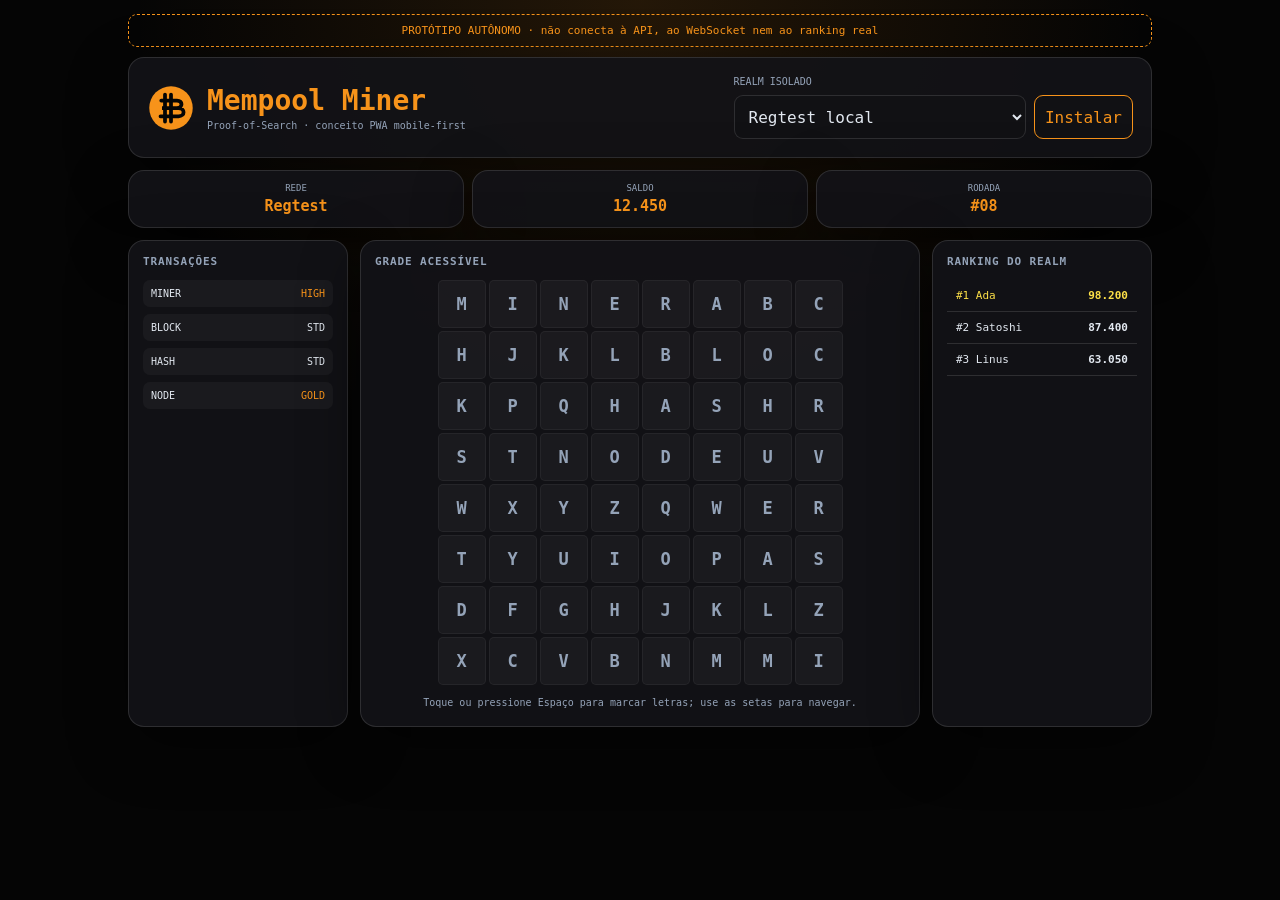
<file: examples/mobile-pwa.html>
<!doctype html>
<html lang="pt-BR">
<head>
    <meta charset="utf-8">
    <meta name="viewport" content="width=device-width, initial-scale=1, viewport-fit=cover">
    <meta name="color-scheme" content="dark">
    <title>Protótipo mobile — Mempool Miner</title>
    <style>
        :root { color-scheme: dark; --bg: #050505; --panel: rgba(19, 19, 23, .92); --line: rgba(255, 255, 255, .12); --text: #e2e8f0; --muted: #94a3b8; --orange: #f7931a; }
        * { box-sizing: border-box; margin: 0; padding: 0; }
        html { scroll-behavior: smooth; }
        body { min-height: 100dvh; padding: max(14px, env(safe-area-inset-top)) max(14px, env(safe-area-inset-right)) calc(82px + max(12px, env(safe-area-inset-bottom))) max(14px, env(safe-area-inset-left)); background: radial-gradient(circle at 50% 0, rgba(247, 147, 26, .13), transparent 46%), var(--bg); color: var(--text); font-family: ui-monospace, SFMono-Regular, Consolas, monospace; }
        button, select { min-height: 44px; font: inherit; touch-action: manipulation; }
        button, a, select { border-radius: 9px; }
        .shell { width: min(100%, 1024px); margin: auto; }
        .notice { margin-bottom: 10px; padding: 9px 12px; border: 1px dashed var(--orange); border-radius: 9px; color: var(--orange); font-size: 11px; text-align: center; }
        .panel { border: 1px solid var(--line); border-radius: 16px; background: var(--panel); box-shadow: 0 18px 60px rgba(0, 0, 0, .45); }
        header { display: grid; gap: 16px; padding: 18px; }
        .brand { display: flex; align-items: center; gap: 12px; }
        .logo { width: 48px; height: 48px; flex: 0 0 auto; }
        h1 { color: var(--orange); font-size: clamp(19px, 6vw, 28px); }
        .subtitle { margin-top: 3px; color: var(--muted); font-size: 10px; }
        .network { display: grid; grid-template-columns: minmax(0, 1fr) auto; gap: 8px; }
        label { grid-column: 1 / -1; color: var(--muted); font-size: 10px; text-transform: uppercase; }
        select, .install { border: 1px solid var(--line); padding: 8px 10px; background: #111114; color: var(--text); }
        .install { border-color: var(--orange); color: var(--orange); cursor: pointer; }
        .stats { display: grid; grid-template-columns: repeat(3, 1fr); gap: 8px; margin: 12px 0; }
        .stat { padding: 12px 10px; text-align: center; }
        .stat span { display: block; color: var(--muted); font-size: 9px; text-transform: uppercase; }
        .stat strong { display: block; margin-top: 4px; color: var(--orange); font-size: 15px; }
        main { display: grid; gap: 12px; }
        section { padding: 14px; scroll-margin-top: 12px; }
        h2 { margin-bottom: 12px; color: var(--muted); font-size: 11px; letter-spacing: .08em; text-transform: uppercase; }
        .words { display: grid; grid-template-columns: repeat(2, 1fr); gap: 7px; }
        .word { display: flex; justify-content: space-between; gap: 6px; padding: 8px; border-radius: 7px; background: rgba(255,255,255,.04); font-size: 10px; }
        .fee { color: var(--orange); }
        .grid { --size: min(10.4vw, 39px); display: grid; grid-template-columns: repeat(8, var(--size)); gap: 3px; justify-content: center; user-select: none; touch-action: manipulation; }
        .cell { width: var(--size); height: var(--size); display: grid; place-items: center; border: 1px solid rgba(255,255,255,.05); border-radius: 5px; background: rgba(255,255,255,.04); color: var(--muted); cursor: pointer; font: 700 clamp(11px, 4vw, 17px)/1 ui-monospace, monospace; }
        .cell[aria-selected="true"] { border-color: var(--orange); background: rgba(247,147,26,.22); color: var(--orange); }
        .cell:focus-visible, button:focus-visible, select:focus-visible, a:focus-visible { outline: 3px solid #fde047; outline-offset: 2px; }
        .hint { min-height: 1.5em; margin-top: 12px; color: var(--muted); font-size: 10px; text-align: center; }
        .rank { display: flex; justify-content: space-between; padding: 9px; border-bottom: 1px solid var(--line); font-size: 11px; }
        .rank:first-of-type { color: #fde047; }
        nav { position: fixed; right: max(10px, env(safe-area-inset-right)); bottom: max(8px, env(safe-area-inset-bottom)); left: max(10px, env(safe-area-inset-left)); display: grid; grid-template-columns: repeat(3, 1fr); gap: 4px; padding: 5px; z-index: 10; }
        nav a { min-height: 48px; display: grid; place-items: center; color: var(--muted); font-size: 11px; text-decoration: none; }
        @media (min-width: 760px) { body { padding-bottom: 24px; } header { grid-template-columns: 1fr minmax(310px, .7fr); align-items: center; } main { grid-template-columns: 220px minmax(390px, 1fr) 220px; } .grid { --size: min(5vw, 48px); } .words { grid-template-columns: 1fr; } nav { display: none; } }
        @media (prefers-reduced-motion: reduce) { *, *::before, *::after { scroll-behavior: auto !important; animation: none !important; transition: none !important; } }
    </style>
</head>
<body>
    <div class="shell">
        <p class="notice">PROTÓTIPO AUTÔNOMO · não conecta à API, ao WebSocket nem ao ranking real</p>
        <header class="panel">
            <div class="brand">
                <svg class="logo" viewBox="0 0 64 64" role="img" aria-label="Símbolo do Mempool Miner">
                    <circle cx="32" cy="32" r="29" fill="#f7931a"/>
                    <path d="M24 14v36m8-36v36M19 22h21c8 0 8 10 0 10H20h22c9 0 9 11 0 11H18" fill="none" stroke="#050505" stroke-width="5" stroke-linecap="round"/>
                </svg>
                <div><h1>Mempool Miner</h1><p class="subtitle">Proof-of-Search · conceito PWA mobile-first</p></div>
            </div>
            <div class="network">
                <label for="demo-network">Realm isolado</label>
                <select id="demo-network"><option>Regtest local</option><option>Bitcoin Signet</option><option>Mainnet (profile)</option></select>
                <button class="install" id="demo-install" type="button">Instalar</button>
            </div>
        </header>

        <div class="stats" aria-label="Estatísticas simuladas">
            <div class="stat panel"><span>Rede</span><strong id="demo-realm">Regtest</strong></div>
            <div class="stat panel"><span>Saldo</span><strong>12.450</strong></div>
            <div class="stat panel"><span>Rodada</span><strong>#08</strong></div>
        </div>

        <main>
            <section class="panel" id="words">
                <h2>Transações</h2>
                <div class="words">
                    <div class="word"><span>MINER</span><span class="fee">HIGH</span></div>
                    <div class="word"><span>BLOCK</span><span>STD</span></div>
                    <div class="word"><span>HASH</span><span>STD</span></div>
                    <div class="word"><span>NODE</span><span class="fee">GOLD</span></div>
                </div>
            </section>

            <section class="panel" id="play">
                <h2>Grade acessível</h2>
                <div class="grid" id="demo-grid" role="grid" aria-label="Grade demonstrativa"></div>
                <p class="hint" id="demo-status" role="status" aria-live="polite">Toque ou pressione Espaço para marcar letras; use as setas para navegar.</p>
            </section>

            <section class="panel" id="ranking">
                <h2>Ranking do realm</h2>
                <div class="rank"><span>#1 Ada</span><strong>98.200</strong></div>
                <div class="rank"><span>#2 Satoshi</span><strong>87.400</strong></div>
                <div class="rank"><span>#3 Linus</span><strong>63.050</strong></div>
            </section>
        </main>
    </div>

    <nav class="panel" aria-label="Navegação do protótipo"><a href="#play">Grade</a><a href="#words">TXs</a><a href="#ranking">Ranking</a></nav>

    <script>
        'use strict';
        const letters = 'MINERABCHJKLBLOCKPQHASHRSTNODEUVWXYZQWERTYUIOPASDFGHJKLZXCVBNM';
        const grid = document.getElementById('demo-grid');
        const status = document.getElementById('demo-status');
        Array.from({ length: 64 }, (_, index) => {
            const cell = document.createElement('button');
            cell.type = 'button';
            cell.className = 'cell';
            cell.textContent = letters[index % letters.length];
            cell.dataset.index = String(index);
            cell.tabIndex = index === 0 ? 0 : -1;
            cell.setAttribute('role', 'gridcell');
            cell.setAttribute('aria-selected', 'false');
            cell.setAttribute('aria-label', `Letra ${cell.textContent}`);
            grid.appendChild(cell);
            return cell;
        });

        function focusCell(index) {
            const cells = Array.from(grid.children);
            const target = cells[Math.max(0, Math.min(cells.length - 1, index))];
            cells.forEach(cell => { cell.tabIndex = cell === target ? 0 : -1; });
            target.focus();
        }

        grid.addEventListener('click', event => {
            const cell = event.target.closest('.cell');
            if (!cell) return;
            const selected = cell.getAttribute('aria-selected') !== 'true';
            cell.setAttribute('aria-selected', String(selected));
            status.textContent = `Letra ${cell.textContent} ${selected ? 'marcada' : 'desmarcada'}.`;
        });

        grid.addEventListener('keydown', event => {
            const cell = event.target.closest('.cell');
            if (!cell) return;
            const index = Number(cell.dataset.index);
            const moves = { ArrowLeft: -1, ArrowRight: 1, ArrowUp: -8, ArrowDown: 8 };
            if (event.key in moves) { event.preventDefault(); focusCell(index + moves[event.key]); }
            else if (event.key === ' ') { event.preventDefault(); cell.click(); }
        });

        document.getElementById('demo-network').addEventListener('change', event => {
            document.getElementById('demo-realm').textContent = event.target.value.split(' ')[0];
            status.textContent = 'A troca é apenas visual; nenhum dado real foi carregado.';
        });
        document.getElementById('demo-install').addEventListener('click', () => {
            status.textContent = 'Instalação é demonstrativa neste arquivo autônomo.';
        });
    </script>
</body>
</html>
</file>
<file: docs/wiki.css>
/* ============================================================
   MEMPOOL MINER // WIKI — design system (tema escuro neon)
   Alinhado ao design system da land_page.html e da apresentação.
   Fontes locais (woff2) em assets/fonts/ — CSP-compatível
   (font-src 'self'; style-src 'self').
   ============================================================ */

/* ===== FONTES LOCAIS ===== */
@font-face {
    font-family: 'JetBrains Mono';
    font-style: normal;
    font-weight: 400;
    font-display: swap;
    src: url('assets/fonts/JetBrainsMono-400.woff2') format('woff2');
}
@font-face {
    font-family: 'JetBrains Mono';
    font-style: normal;
    font-weight: 500;
    font-display: swap;
    src: url('assets/fonts/JetBrainsMono-500.woff2') format('woff2');
}
@font-face {
    font-family: 'JetBrains Mono';
    font-style: normal;
    font-weight: 700;
    font-display: swap;
    src: url('assets/fonts/JetBrainsMono-700.woff2') format('woff2');
}
@font-face {
    font-family: 'JetBrains Mono';
    font-style: normal;
    font-weight: 800;
    font-display: swap;
    src: url('assets/fonts/JetBrainsMono-800.woff2') format('woff2');
}
@font-face {
    font-family: 'Press Start 2P';
    font-style: normal;
    font-weight: 400;
    font-display: swap;
    src: url('assets/fonts/PressStart2P-400.woff2') format('woff2');
}
@font-face {
    font-family: 'VT323';
    font-style: normal;
    font-weight: 400;
    font-display: swap;
    src: url('assets/fonts/VT323-400.woff2') format('woff2');
}

:root {
    --bg-void: #0e1117;
    --hull-dark: #161b22;
    --hull-panel: #1f242d;
    --hull-surface: #272d38;
    --hull-accent: #30363d;
    --border-dim: #30363d;
    --border-hi: #484f58;
    --border-glow: rgba(0, 240, 255, 0.35);
    --border-glow-amber: rgba(247, 147, 26, 0.35);
    --border-glow-green: rgba(0, 255, 136, 0.35);
    --text-main: #f0f6fc;
    --text-dim: #8b949e;
    --text-dark: #484f58;
    --neon-cyan: #00f0ff;
    --neon-green: #00ff88;
    --neon-amber: #f7931a;
    --neon-red: #ff3355;
    --neon-magenta: #f000ff;
    --neon-gold: #ffcc00;
    --neon-blue: #3b82f6;
    --f-tech: 'JetBrains Mono', monospace;
    --f-pixel: 'Press Start 2P', monospace;
    --f-data: 'VT323', monospace;
    --menu-w: min(320px, 86vw);
}
* { box-sizing: border-box; margin: 0; padding: 0; scroll-behavior: smooth; }
html { scroll-padding-top: 80px; }
body {
    background-color: var(--bg-void);
    color: var(--text-main);
    font-family: var(--f-tech);
    line-height: 1.7;
    overflow-x: hidden;
    font-size: 14px;
    background-image:
        linear-gradient(135deg, rgba(255,255,255,0.015) 25%, transparent 25%, transparent 50%, rgba(255,255,255,0.015) 50%, rgba(255,255,255,0.015) 75%, transparent 75%, transparent),
        radial-gradient(circle at 50% 10%, rgba(0, 240, 255, 0.05) 0%, transparent 60%),
        radial-gradient(circle at 80% 80%, rgba(247, 147, 26, 0.03) 0%, transparent 50%);
    background-size: 32px 32px, 100% 100%, 100% 100%;
}
body::after {
    content: '';
    position: fixed; inset: 0;
    background: repeating-linear-gradient(0deg, transparent 0, transparent 2px, rgba(0,0,0,0.12) 2px, rgba(0,0,0,0.12) 4px);
    pointer-events: none; z-index: 9999;
}
::-webkit-scrollbar { width: 6px; height: 6px; }
::-webkit-scrollbar-track { background: var(--bg-void); }
::-webkit-scrollbar-thumb { background: var(--border-hi); border-radius: 2px; }
::-webkit-scrollbar-thumb:hover { background: var(--neon-cyan); }

/* ===== NAV (topo) ===== */
nav {
    position: fixed; top: 0; left: 0; width: 100%;
    background: rgba(18, 22, 31, 0.96);
    backdrop-filter: blur(10px);
    border-bottom: 2px solid var(--border-dim);
    padding: 10px clamp(12px, 2.5vw, 32px);
    display: flex; justify-content: space-between; align-items: center; gap: 12px;
    z-index: 1000;
}
.nav-brand {
    font-family: var(--f-pixel); font-size: 9px; color: var(--neon-cyan);
    display: flex; align-items: center; gap: 8px; text-decoration: none;
    letter-spacing: 0.5px; text-shadow: 0 0 8px var(--border-glow);
    white-space: nowrap;
}
.nav-brand span.sys-box {
    border: 1px solid var(--neon-cyan); padding: 2px 6px;
    background: rgba(0, 240, 255, 0.1); color: var(--neon-cyan);
}
.nav-links { display: flex; gap: 4px; align-items: center; }
.nav-links a {
    font-family: var(--f-tech); font-size: 11px; color: var(--text-dim);
    text-decoration: none; padding: 6px 10px; border: 1px solid transparent;
    transition: 0.15s; white-space: nowrap;
}
.nav-links a:hover { color: var(--neon-cyan); border-color: var(--border-dim); }
.nav-links a.active { color: var(--neon-cyan); border-color: var(--neon-cyan); background: rgba(0,240,255,0.08); }
.nav-links a.ext { color: var(--text-dark); }
.nav-links a.ext:hover { color: var(--neon-green); border-color: var(--border-dim); }
.nav-tools { display: flex; gap: 10px; align-items: center; flex: 1; justify-content: flex-end; }
.search-wrap { position: relative; flex: 1; max-width: 340px; }
.search-wrap input {
    width: 100%; background: var(--hull-dark); border: 1px solid var(--border-dim);
    color: var(--text-main); font-family: var(--f-tech); font-size: 12px;
    padding: 7px 10px 7px 30px; border-radius: 2px; outline: none; transition: 0.2s;
}
.search-wrap input:focus { border-color: var(--neon-cyan); box-shadow: 0 0 8px var(--border-glow); }
.search-wrap .search-ico {
    position: absolute; left: 9px; top: 50%; transform: translateY(-50%);
    color: var(--text-dark); font-size: 13px; pointer-events: none;
}
.btn-menu {
    background: rgba(0, 240, 255, 0.12); color: var(--neon-cyan);
    border: 1px solid var(--neon-cyan); padding: 7px 12px;
    font-family: var(--f-pixel); font-size: 7px; cursor: pointer;
    display: inline-flex; align-items: center; gap: 6px; transition: all 0.2s;
    white-space: nowrap;
}
.btn-menu:hover { background: var(--neon-cyan); color: #000; box-shadow: 0 0 14px var(--border-glow); }
.btn-menu.active { background: var(--neon-cyan); color: #000; }

/* ===== MENU LATERAL (direita) ===== */
.side-menu {
    position: fixed; top: 56px; right: 0; bottom: 0;
    width: var(--menu-w);
    background: rgba(18, 22, 31, 0.98);
    backdrop-filter: blur(10px);
    border-left: 2px solid var(--border-dim);
    transform: translateX(100%);
    transition: transform 0.28s ease;
    z-index: 900;
    overflow-y: auto;
    padding: 18px 0 40px 0;
}
.side-menu.open { transform: translateX(0); box-shadow: -8px 0 30px rgba(0,0,0,0.5); }
.side-menu .menu-head {
    font-family: var(--f-pixel); font-size: 8px; color: var(--neon-amber);
    padding: 0 18px 12px 18px; border-bottom: 1px solid var(--border-dim);
    letter-spacing: 1px; text-shadow: 0 0 8px var(--border-glow-amber);
    display: flex; justify-content: space-between; align-items: center;
}
.side-menu .menu-close {
    background: none; border: 1px solid var(--border-dim); color: var(--text-dim);
    font-family: var(--f-tech); font-size: 12px; cursor: pointer; padding: 2px 8px;
    transition: 0.2s;
}
.side-menu .menu-close:hover { border-color: var(--neon-red); color: var(--neon-red); }
.side-menu ul { list-style: none; padding: 8px 0; }
.side-menu li { margin: 0; }
.side-menu a {
    display: block; padding: 7px 18px; color: var(--text-dim); text-decoration: none;
    font-size: 12px; border-left: 2px solid transparent; transition: 0.15s;
    line-height: 1.4;
}
.side-menu a:hover { color: var(--neon-cyan); background: rgba(0,240,255,0.05); }
.side-menu a.active { color: var(--neon-cyan); border-left-color: var(--neon-cyan); background: rgba(0,240,255,0.08); }
.side-menu a.sub { padding-left: 34px; font-size: 11px; color: var(--text-dark); }
.side-menu a.sub:hover { color: var(--neon-green); }
.side-menu .menu-sep {
    height: 1px; background: var(--border-dim); margin: 10px 18px;
}
.side-menu .menu-label {
    font-family: var(--f-pixel); font-size: 6px; color: var(--text-dark);
    padding: 6px 18px 4px 18px; letter-spacing: 1px; text-transform: uppercase;
}

/* ===== CONTEÚDO (wiki) ===== */
.wiki {
    width: min(100%, 1240px);
    max-width: 1240px;
    margin: 0 auto;
    padding: 100px clamp(20px, 4vw, 48px) 80px;
}

.wiki-hero {
    border: 1px solid var(--border-hi);
    background: linear-gradient(135deg, rgba(0,240,255,0.06), rgba(247,147,26,0.04));
    padding: 28px 26px; margin-bottom: 34px;
    position: relative;
}
.wiki-hero::before {
    content: 'WIKI // v1.0'; position: absolute; top: -9px; left: 18px;
    background: var(--bg-void); padding: 0 8px;
    font-family: var(--f-pixel); font-size: 7px; color: var(--neon-amber);
    letter-spacing: 1px;
}
.wiki-hero h1 {
    font-family: var(--f-pixel); font-size: clamp(15px, 2.6vw, 24px);
    color: var(--neon-cyan); line-height: 1.5; margin-bottom: 12px;
    text-shadow: 0 0 12px var(--border-glow);
}
.wiki-hero p { color: var(--text-dim); font-size: 13px; max-width: 70ch; }
.wiki-hero .hero-meta {
    display: flex; flex-wrap: wrap; gap: 8px; margin-top: 16px;
}
.wiki-hero .hero-meta span {
    font-size: 10px; color: var(--text-dim); border: 1px solid var(--border-dim);
    padding: 3px 8px; background: var(--hull-dark);
}
.wiki-hero .hero-meta span b { color: var(--neon-green); font-weight: 700; }
.wiki-hero .hero-actions { display: flex; flex-wrap: wrap; gap: 10px; margin-top: 18px; }
.wiki-hero .hero-actions a {
    font-family: var(--f-pixel); font-size: 8px; text-decoration: none;
    padding: 9px 14px; border: 1px solid var(--neon-cyan); color: var(--neon-cyan);
    background: rgba(0,240,255,0.08); transition: 0.2s;
}
.wiki-hero .hero-actions a:hover { background: var(--neon-cyan); color: #000; box-shadow: 0 0 12px var(--border-glow); }
.wiki-hero .hero-actions a.amber { border-color: var(--neon-amber); color: var(--neon-amber); background: rgba(247,147,26,0.08); }
.wiki-hero .hero-actions a.amber:hover { background: var(--neon-amber); color: #000; box-shadow: 0 0 12px var(--border-glow-amber); }
.wiki-hero .hero-actions a.green { border-color: var(--neon-green); color: var(--neon-green); background: rgba(0,255,136,0.08); }
.wiki-hero .hero-actions a.green:hover { background: var(--neon-green); color: #000; box-shadow: 0 0 12px var(--border-glow-green); }

.section-block { margin-bottom: 40px; scroll-margin-top: 76px; }
.section-title {
    font-family: var(--f-pixel); font-size: clamp(11px, 1.6vw, 15px);
    color: var(--text-main); line-height: 1.6; margin-bottom: 18px;
    padding-bottom: 12px; border-bottom: 2px solid var(--border-dim);
    display: flex; gap: 12px; align-items: baseline;
}
.section-title .num { color: var(--neon-amber); font-size: 0.8em; text-shadow: 0 0 8px var(--border-glow-amber); }
.section-title .hl { color: var(--neon-cyan); text-shadow: 0 0 8px var(--border-glow); }

h3 {
    font-family: var(--f-tech); font-size: 15px; font-weight: 800;
    color: var(--neon-green); margin: 26px 0 12px 0;
    padding-left: 10px; border-left: 3px solid var(--neon-green);
    letter-spacing: 0.3px;
}
h4 {
    font-family: var(--f-tech); font-size: 13px; font-weight: 700;
    color: var(--neon-amber); margin: 18px 0 8px 0;
}
p { margin-bottom: 12px; color: var(--text-main); font-size: 13.5px; }
p.dim, .dim { color: var(--text-dim); }
ul, ol { margin: 0 0 14px 22px; color: var(--text-main); font-size: 13.5px; }
li { margin-bottom: 6px; }
li::marker { color: var(--neon-cyan); }
code {
    font-family: var(--f-tech); font-size: 12px; color: var(--neon-gold);
    background: var(--hull-dark); padding: 1px 5px; border: 1px solid var(--border-dim);
    border-radius: 2px;
}
pre {
    background: var(--hull-dark); border: 1px solid var(--border-dim);
    border-left: 3px solid var(--neon-cyan);
    padding: 14px 16px; margin: 14px 0; overflow-x: auto;
    font-size: 12px; line-height: 1.6; color: var(--text-main);
}
pre code { background: none; border: none; padding: 0; color: inherit; }

/* Tabelas wiki */
.table-wrap { overflow-x: auto; margin: 14px 0; border: 1px solid var(--border-dim); }
table { width: 100%; border-collapse: collapse; font-size: 12.5px; }
th {
    background: var(--hull-surface); color: var(--neon-cyan);
    font-family: var(--f-pixel); font-size: 7px; letter-spacing: 0.5px;
    text-align: left; padding: 10px 12px; border-bottom: 2px solid var(--border-hi);
    text-transform: uppercase; white-space: nowrap;
}
td { padding: 9px 12px; border-bottom: 1px solid var(--border-dim); color: var(--text-main); vertical-align: top; }
tr:last-child td { border-bottom: none; }
tr:hover td { background: rgba(0,240,255,0.03); }
td code { white-space: nowrap; }

/* Caixas de destaque */
.callout {
    border: 1px solid var(--border-hi); border-left: 4px solid var(--neon-cyan);
    background: rgba(0,240,255,0.04); padding: 14px 16px; margin: 16px 0;
    font-size: 13px;
}
.callout.amber { border-left-color: var(--neon-amber); background: rgba(247,147,26,0.05); }
.callout.green { border-left-color: var(--neon-green); background: rgba(0,255,136,0.05); }
.callout.red { border-left-color: var(--neon-red); background: rgba(255,51,85,0.05); }
.callout .callout-title {
    font-family: var(--f-pixel); font-size: 8px; margin-bottom: 8px; letter-spacing: 1px;
}
.callout .callout-title.cyan { color: var(--neon-cyan); }
.callout.amber .callout-title { color: var(--neon-amber); }
.callout.green .callout-title { color: var(--neon-green); }
.callout.red .callout-title { color: var(--neon-red); }

/* Passos (guia passo a passo) */
.steps { counter-reset: step; list-style: none; margin-left: 0; }
.steps > li {
    counter-increment: step; position: relative;
    padding: 0 0 18px 52px; margin-bottom: 0;
}
.steps > li::before {
    content: counter(step, decimal-leading-zero);
    position: absolute; left: 0; top: 0;
    font-family: var(--f-pixel); font-size: 10px; color: var(--neon-cyan);
    border: 1px solid var(--neon-cyan); padding: 6px 8px;
    background: rgba(0,240,255,0.08); text-shadow: 0 0 6px var(--border-glow);
}
.steps > li::after {
    content: ''; position: absolute; left: 21px; top: 34px; bottom: 0;
    width: 1px; background: var(--border-dim);
}
.steps > li:last-child::after { display: none; }
.steps > li b.step-title { color: var(--neon-green); display: block; margin-bottom: 4px; font-size: 14px; }

/* Severidade */
.sev { font-family: var(--f-pixel); font-size: 7px; padding: 2px 7px; white-space: nowrap; }
.sev-alto { color: var(--neon-red); border: 1px solid var(--neon-red); background: rgba(255,51,85,0.1); }
.sev-medio { color: var(--neon-amber); border: 1px solid var(--neon-amber); background: rgba(247,147,26,0.1); }
.sev-baixo { color: var(--text-dim); border: 1px solid var(--border-hi); background: var(--hull-dark); }
.sev-corrigido { color: var(--neon-green); border: 1px solid var(--neon-green); background: rgba(0,255,136,0.15); }

/* Sufixo da marca na navegação (// DOCS, // API, // WIKI) */
.nav-suffix { color: var(--text-dark); font-size: 7px; }

/* Grid de cards (visão geral) */
.card-grid { display: grid; grid-template-columns: repeat(auto-fill, minmax(240px, 1fr)); gap: 14px; margin: 16px 0; }
.info-card {
    border: 1px solid var(--border-dim); background: var(--hull-panel);
    padding: 16px; transition: 0.2s;
}
.info-card:hover { border-color: var(--neon-cyan); box-shadow: 0 0 12px rgba(0,240,255,0.1); }
.info-card .ic-title { font-family: var(--f-pixel); font-size: 8px; color: var(--neon-cyan); margin-bottom: 8px; letter-spacing: 0.5px; }
.info-card p { font-size: 12px; color: var(--text-dim); margin: 0; }

/* Métricas (hero do index) */
.metric-row { display: grid; grid-template-columns: repeat(auto-fit, minmax(150px, 1fr)); gap: 12px; margin: 16px 0; }
.metric {
    border: 1px solid var(--border-dim); background: var(--hull-panel);
    padding: 14px; text-align: center;
}
.metric strong {
    display: block; font-family: var(--f-pixel); font-size: 16px;
    color: var(--neon-green); margin-bottom: 6px;
}
.metric span { font-size: 11px; color: var(--text-dim); }

/* Fluxo (pipeline) */
.flow {
    display: flex; flex-wrap: wrap; align-items: center; gap: 8px;
    margin: 16px 0; padding: 16px; border: 1px solid var(--border-dim);
    background: var(--hull-panel);
}
.flow-node {
    font-family: var(--f-pixel); font-size: 8px; color: var(--neon-cyan);
    border: 1px solid var(--border-hi); padding: 8px 12px; background: var(--hull-dark);
}
.flow-arrow { color: var(--neon-amber); font-size: 14px; }

/* Endpoints (página de API) */
.endpoint {
    border: 1px solid var(--border-dim); background: var(--hull-panel);
    margin-bottom: 14px;
}
.endpoint-head {
    display: flex; align-items: center; gap: 10px; padding: 10px 14px;
    border-bottom: 1px solid var(--border-dim); background: var(--hull-dark);
}
.endpoint-head .method {
    font-family: var(--f-pixel); font-size: 8px; padding: 3px 8px;
    color: var(--neon-green); border: 1px solid var(--neon-green);
    background: rgba(0,255,136,0.08);
}
.endpoint-head .method.post { color: var(--neon-amber); border-color: var(--neon-amber); background: rgba(247,147,26,0.08); }
.endpoint-head .method.ws { color: var(--neon-magenta); border-color: var(--neon-magenta); background: rgba(240,0,255,0.08); }
.endpoint-head .path { font-family: var(--f-tech); font-size: 12px; color: var(--text-main); word-break: break-all; }
.endpoint-body { padding: 12px 14px; }
.endpoint-body p { font-size: 12.5px; color: var(--text-dim); margin-bottom: 8px; }
.endpoint-body pre { margin: 0; }

.no-results {
    display: none; text-align: left; padding: 30px; color: var(--text-dim);
    border: 1px dashed var(--border-hi); margin: 20px 0; font-size: 13px;
}
.no-results.show { display: block; }

/* Back to top */
.back-to-top {
    position: fixed; bottom: 24px; right: 24px;
    width: 44px; height: 44px;
    border: 1px solid var(--border-hi); border-radius: 2px;
    background: var(--hull-panel); color: var(--neon-cyan);
    display: grid; place-items: center; cursor: pointer;
    opacity: 0; transform: translateY(12px); transition: all 0.2s ease;
    z-index: 800; font-size: 16px;
}
.back-to-top.visible { opacity: 1; transform: translateY(0); }
.back-to-top:hover { border-color: var(--neon-cyan); box-shadow: 0 0 12px var(--border-glow); }

footer {
    border-top: 2px solid var(--border-dim); margin-top: 40px; padding-top: 20px;
    color: var(--text-dark); font-size: 11px;
}
footer .foot-brand { font-family: var(--f-pixel); font-size: 8px; color: var(--neon-cyan); margin-bottom: 8px; }

/* ===== RESPONSIVO ===== */
@media (max-width: 900px) {
    .side-menu { width: var(--menu-w); max-width: 340px; top: 0; height: 100%; padding-top: 60px; }
    .wiki { padding: 76px 14px 60px 14px; }
    .nav-brand span.sys-box { display: none; }
    .nav-links { display: none; }
}
@media (max-width: 560px) {
    body { font-size: 13px; }
    .search-wrap { max-width: 150px; }
    .btn-menu { padding: 7px 8px; }
    .btn-menu .menu-label-text { display: none; }
    .card-grid { grid-template-columns: 1fr; }
    .section-title { flex-direction: column; gap: 4px; }
}
</file>
